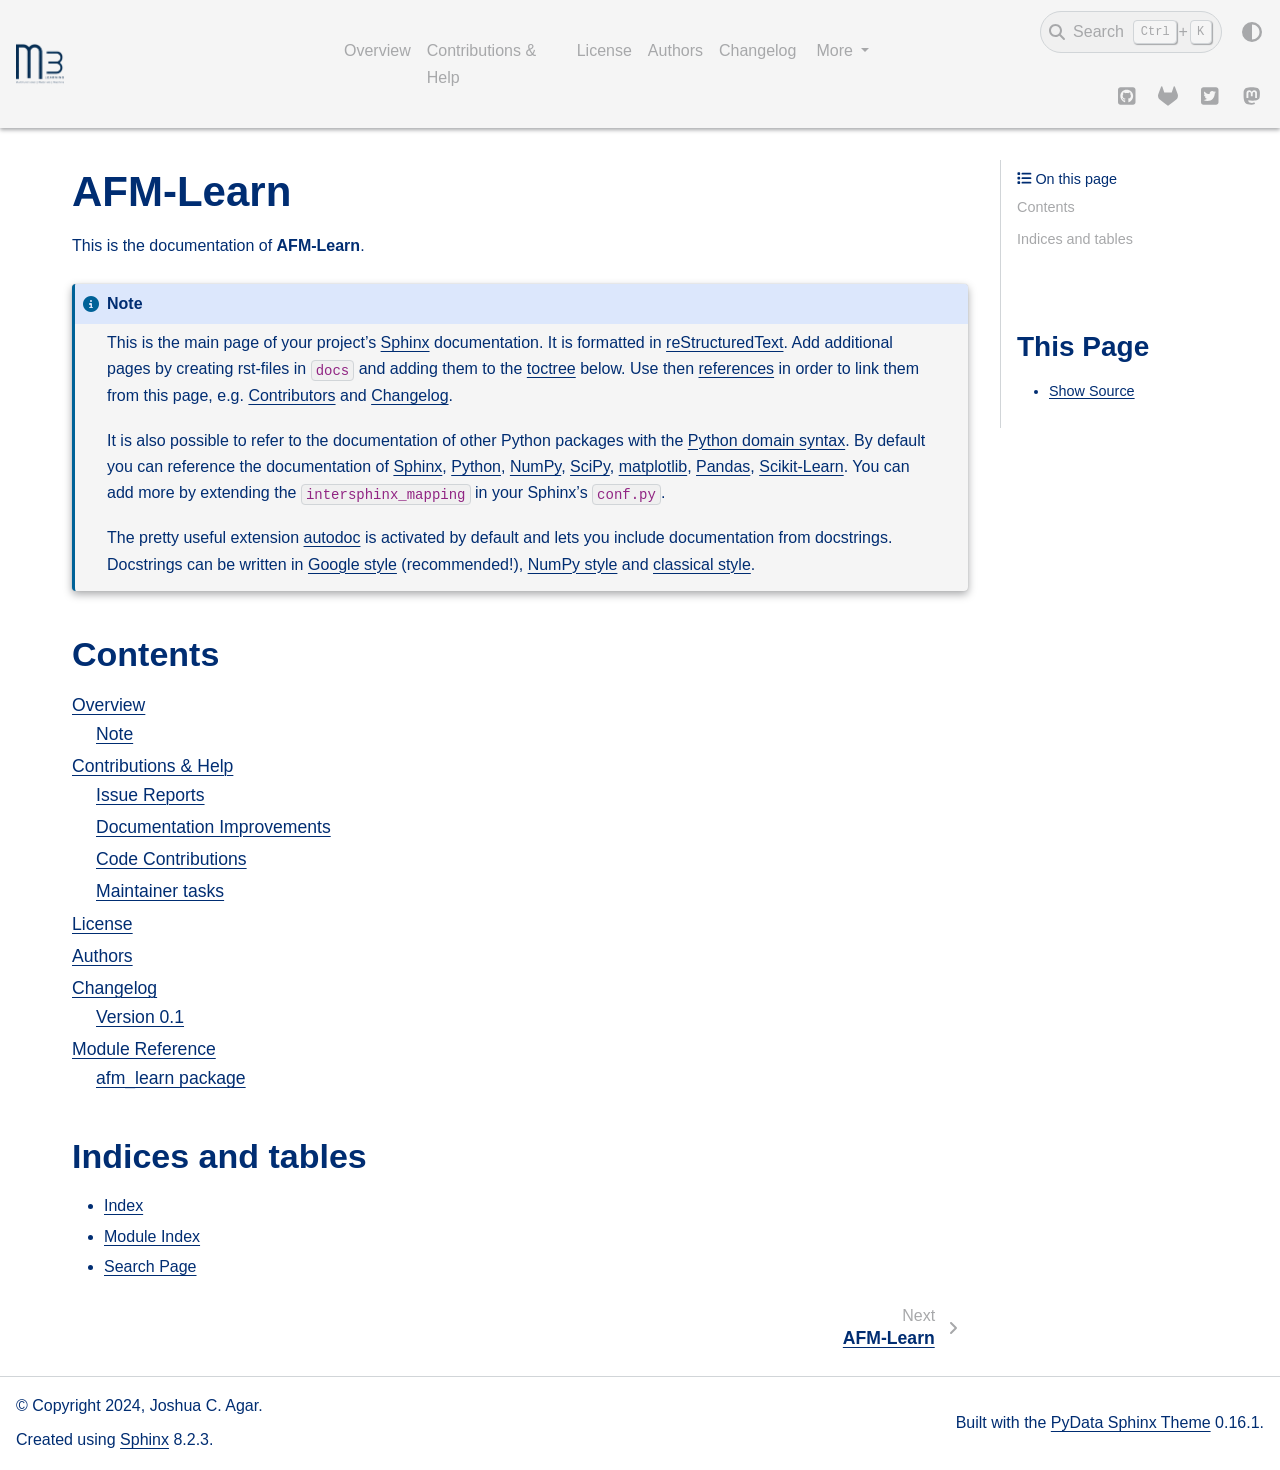
<file: index.html>
<!DOCTYPE html>


<html lang="en" data-content_root="./" >

  <head>
    <meta charset="utf-8" />
    <meta name="viewport" content="width=device-width, initial-scale=1.0" /><meta name="viewport" content="width=device-width, initial-scale=1" />

    <title>AFM-Learn &#8212; AFM-Learn 0.0.po documentation</title>
  
  
  
  <script data-cfasync="false">
    document.documentElement.dataset.mode = localStorage.getItem("mode") || "";
    document.documentElement.dataset.theme = localStorage.getItem("theme") || "";
  </script>
  <!--
    this give us a css class that will be invisible only if js is disabled
  -->
  <noscript>
    <style>
      .pst-js-only { display: none !important; }

    </style>
  </noscript>
  
  <!-- Loaded before other Sphinx assets -->
  <link href="_static/styles/theme.css?digest=8878045cc6db502f8baf" rel="stylesheet" />
<link href="_static/styles/pydata-sphinx-theme.css?digest=8878045cc6db502f8baf" rel="stylesheet" />

    <link rel="stylesheet" type="text/css" href="_static/pygments.css?v=03e43079" />
    <link rel="stylesheet" type="text/css" href="_static/custom.css?v=19c47fc1" />
  
  <!-- So that users can add custom icons -->
  <script src="_static/scripts/fontawesome.js?digest=8878045cc6db502f8baf"></script>
  <!-- Pre-loaded scripts that we'll load fully later -->
  <link rel="preload" as="script" href="_static/scripts/bootstrap.js?digest=8878045cc6db502f8baf" />
<link rel="preload" as="script" href="_static/scripts/pydata-sphinx-theme.js?digest=8878045cc6db502f8baf" />

    <script src="_static/documentation_options.js?v=fbe5091d"></script>
    <script src="_static/doctools.js?v=9bcbadda"></script>
    <script src="_static/sphinx_highlight.js?v=dc90522c"></script>
    <script>DOCUMENTATION_OPTIONS.pagename = 'index';</script>
    <link rel="index" title="Index" href="genindex.html" />
    <link rel="search" title="Search" href="search.html" />
    <link rel="next" title="AFM-Learn" href="readme.html" />
  <meta name="viewport" content="width=device-width, initial-scale=1"/>
  <meta name="docsearch:language" content="en"/>
  <meta name="docsearch:version" content="0.0.post1.dev1+g2d2c6f6" />
    <meta name="docbuild:last-update" content="May 29, 2025"/>
  </head>
  
  
  <body data-bs-spy="scroll" data-bs-target=".bd-toc-nav" data-offset="180" data-bs-root-margin="0px 0px -60%" data-default-mode="">

  
  
  <div id="pst-skip-link" class="skip-link d-print-none"><a href="#main-content">Skip to main content</a></div>
  
  <div id="pst-scroll-pixel-helper"></div>
  
  <button type="button" class="btn rounded-pill" id="pst-back-to-top">
    <i class="fa-solid fa-arrow-up"></i>Back to top</button>

  
  <dialog id="pst-search-dialog">
    
<form class="bd-search d-flex align-items-center"
      action="search.html"
      method="get">
  <i class="fa-solid fa-magnifying-glass"></i>
  <input type="search"
         class="form-control"
         name="q"
         placeholder="Search the docs ..."
         aria-label="Search the docs ..."
         autocomplete="off"
         autocorrect="off"
         autocapitalize="off"
         spellcheck="false"/>
  <span class="search-button__kbd-shortcut"><kbd class="kbd-shortcut__modifier">Ctrl</kbd>+<kbd>K</kbd></span>
</form>
  </dialog>

  <div class="pst-async-banner-revealer d-none">
  <aside id="bd-header-version-warning" class="d-none d-print-none" aria-label="Version warning"></aside>
</div>

  
    <header class="bd-header navbar navbar-expand-lg bd-navbar d-print-none">
<div class="bd-header__inner bd-page-width">
  <button class="pst-navbar-icon sidebar-toggle primary-toggle" aria-label="Site navigation">
    <span class="fa-solid fa-bars"></span>
  </button>
  
  
  <div class="col-lg-3 navbar-header-items__start">
    
      <div class="navbar-item">

  
    
  

<a class="navbar-brand logo" href="#">
  
  
  
  
  
    
    
      
    
    
    <img src="_static/Drexel_blue_Logo_square_Light.png" class="logo__image only-light" alt="AFM-Learn 0.0.po documentation - Home"/>
    <img src="_static/Drexel_blue_Logo_square_Dark.png" class="logo__image only-dark pst-js-only" alt="AFM-Learn 0.0.po documentation - Home"/>
  
  
</a></div>
    
  </div>
  
  <div class="col-lg-9 navbar-header-items">
    
    <div class="me-auto navbar-header-items__center">
      
        <div class="navbar-item">
<nav>
  <ul class="bd-navbar-elements navbar-nav">
    
<li class="nav-item ">
  <a class="nav-link nav-internal" href="readme.html">
    Overview
  </a>
</li>


<li class="nav-item ">
  <a class="nav-link nav-internal" href="contributing.html">
    Contributions & Help
  </a>
</li>


<li class="nav-item ">
  <a class="nav-link nav-internal" href="license.html">
    License
  </a>
</li>


<li class="nav-item ">
  <a class="nav-link nav-internal" href="authors.html">
    Authors
  </a>
</li>


<li class="nav-item ">
  <a class="nav-link nav-internal" href="changelog.html">
    Changelog
  </a>
</li>

            <li class="nav-item dropdown">
                <button class="btn dropdown-toggle nav-item" type="button"
                data-bs-toggle="dropdown" aria-expanded="false"
                aria-controls="pst-nav-more-links">
                    More
                </button>
                <ul id="pst-nav-more-links" class="dropdown-menu">
                    
<li class=" ">
  <a class="nav-link dropdown-item nav-internal" href="api/modules.html">
    Module Reference
  </a>
</li>

                </ul>
            </li>
            
  </ul>
</nav></div>
      
    </div>
    
    
    <div class="navbar-header-items__end">
      
        <div class="navbar-item navbar-persistent--container">
          

<button class="btn search-button-field search-button__button pst-js-only" title="Search" aria-label="Search" data-bs-placement="bottom" data-bs-toggle="tooltip">
 <i class="fa-solid fa-magnifying-glass"></i>
 <span class="search-button__default-text">Search</span>
 <span class="search-button__kbd-shortcut"><kbd class="kbd-shortcut__modifier">Ctrl</kbd>+<kbd class="kbd-shortcut__modifier">K</kbd></span>
</button>
        </div>
      
      
        <div class="navbar-item">

<button class="btn btn-sm nav-link pst-navbar-icon theme-switch-button pst-js-only" aria-label="Color mode" data-bs-title="Color mode"  data-bs-placement="bottom" data-bs-toggle="tooltip">
  <i class="theme-switch fa-solid fa-sun                fa-lg" data-mode="light" title="Light"></i>
  <i class="theme-switch fa-solid fa-moon               fa-lg" data-mode="dark"  title="Dark"></i>
  <i class="theme-switch fa-solid fa-circle-half-stroke fa-lg" data-mode="auto"  title="System Settings"></i>
</button></div>
      
        <div class="navbar-item"><ul class="navbar-icon-links"
    aria-label="Icon Links">
        <li class="nav-item">
          
          
          
          
          
          
          
          
          <a href="https://github.com/m3-learning/AFM-Learn.git" title="GitHub" class="nav-link pst-navbar-icon" rel="noopener" target="_blank" data-bs-toggle="tooltip" data-bs-placement="bottom"><i class="fab fa-github-square fa-lg" aria-hidden="true"></i>
            <span class="sr-only">GitHub</span></a>
        </li>
        <li class="nav-item">
          
          
          
          
          
          
          
          
          <a href="https://gitlab.com/<your-org>/<your-repo>" title="GitLab" class="nav-link pst-navbar-icon" rel="noopener" target="_blank" data-bs-toggle="tooltip" data-bs-placement="bottom"><i class="fab fa-gitlab fa-lg" aria-hidden="true"></i>
            <span class="sr-only">GitLab</span></a>
        </li>
        <li class="nav-item">
          
          
          
          
          
          
          
          
          <a href="https://twitter.com/<your-handle>" title="Twitter" class="nav-link pst-navbar-icon" rel="noopener" target="_blank" data-bs-toggle="tooltip" data-bs-placement="bottom"><i class="fab fa-twitter-square fa-lg" aria-hidden="true"></i>
            <span class="sr-only">Twitter</span></a>
        </li>
        <li class="nav-item">
          
          
          
          
          
          
          
          
          <a href="https://<your-host>@<your-handle>" title="Mastodon" class="nav-link pst-navbar-icon" rel="noopener" target="_blank" data-bs-toggle="tooltip" data-bs-placement="bottom"><i class="fab fa-mastodon fa-lg" aria-hidden="true"></i>
            <span class="sr-only">Mastodon</span></a>
        </li>
</ul></div>
      
    </div>
    
  </div>
  
  
    <div class="navbar-persistent--mobile">

<button class="btn search-button-field search-button__button pst-js-only" title="Search" aria-label="Search" data-bs-placement="bottom" data-bs-toggle="tooltip">
 <i class="fa-solid fa-magnifying-glass"></i>
 <span class="search-button__default-text">Search</span>
 <span class="search-button__kbd-shortcut"><kbd class="kbd-shortcut__modifier">Ctrl</kbd>+<kbd class="kbd-shortcut__modifier">K</kbd></span>
</button>
    </div>
  

  
    <button class="pst-navbar-icon sidebar-toggle secondary-toggle" aria-label="On this page">
      <span class="fa-solid fa-outdent"></span>
    </button>
  
</div>

    </header>
  

  <div class="bd-container">
    <div class="bd-container__inner bd-page-width">
      
      
      
        
      
      <dialog id="pst-primary-sidebar-modal"></dialog>
      <div id="pst-primary-sidebar" class="bd-sidebar-primary bd-sidebar hide-on-wide">
        

  
  <div class="sidebar-header-items sidebar-primary__section">
    
    
      <div class="sidebar-header-items__center">
        
          
          
            <div class="navbar-item">
<nav>
  <ul class="bd-navbar-elements navbar-nav">
    
<li class="nav-item ">
  <a class="nav-link nav-internal" href="readme.html">
    Overview
  </a>
</li>


<li class="nav-item ">
  <a class="nav-link nav-internal" href="contributing.html">
    Contributions & Help
  </a>
</li>


<li class="nav-item ">
  <a class="nav-link nav-internal" href="license.html">
    License
  </a>
</li>


<li class="nav-item ">
  <a class="nav-link nav-internal" href="authors.html">
    Authors
  </a>
</li>


<li class="nav-item ">
  <a class="nav-link nav-internal" href="changelog.html">
    Changelog
  </a>
</li>


<li class="nav-item ">
  <a class="nav-link nav-internal" href="api/modules.html">
    Module Reference
  </a>
</li>

  </ul>
</nav></div>
          
        
      </div>
    
    
    
      <div class="sidebar-header-items__end">
        
          <div class="navbar-item">

<button class="btn btn-sm nav-link pst-navbar-icon theme-switch-button pst-js-only" aria-label="Color mode" data-bs-title="Color mode"  data-bs-placement="bottom" data-bs-toggle="tooltip">
  <i class="theme-switch fa-solid fa-sun                fa-lg" data-mode="light" title="Light"></i>
  <i class="theme-switch fa-solid fa-moon               fa-lg" data-mode="dark"  title="Dark"></i>
  <i class="theme-switch fa-solid fa-circle-half-stroke fa-lg" data-mode="auto"  title="System Settings"></i>
</button></div>
        
          <div class="navbar-item"><ul class="navbar-icon-links"
    aria-label="Icon Links">
        <li class="nav-item">
          
          
          
          
          
          
          
          
          <a href="https://github.com/m3-learning/AFM-Learn.git" title="GitHub" class="nav-link pst-navbar-icon" rel="noopener" target="_blank" data-bs-toggle="tooltip" data-bs-placement="bottom"><i class="fab fa-github-square fa-lg" aria-hidden="true"></i>
            <span class="sr-only">GitHub</span></a>
        </li>
        <li class="nav-item">
          
          
          
          
          
          
          
          
          <a href="https://gitlab.com/<your-org>/<your-repo>" title="GitLab" class="nav-link pst-navbar-icon" rel="noopener" target="_blank" data-bs-toggle="tooltip" data-bs-placement="bottom"><i class="fab fa-gitlab fa-lg" aria-hidden="true"></i>
            <span class="sr-only">GitLab</span></a>
        </li>
        <li class="nav-item">
          
          
          
          
          
          
          
          
          <a href="https://twitter.com/<your-handle>" title="Twitter" class="nav-link pst-navbar-icon" rel="noopener" target="_blank" data-bs-toggle="tooltip" data-bs-placement="bottom"><i class="fab fa-twitter-square fa-lg" aria-hidden="true"></i>
            <span class="sr-only">Twitter</span></a>
        </li>
        <li class="nav-item">
          
          
          
          
          
          
          
          
          <a href="https://<your-host>@<your-handle>" title="Mastodon" class="nav-link pst-navbar-icon" rel="noopener" target="_blank" data-bs-toggle="tooltip" data-bs-placement="bottom"><i class="fab fa-mastodon fa-lg" aria-hidden="true"></i>
            <span class="sr-only">Mastodon</span></a>
        </li>
</ul></div>
        
      </div>
    
  </div>
  
  
  <div class="sidebar-primary-items__end sidebar-primary__section">
      <div class="sidebar-primary-item">
<div id="ethical-ad-placement"
      class="flat"
      data-ea-publisher="readthedocs"
      data-ea-type="readthedocs-sidebar"
      data-ea-manual="true">
</div></div>
  </div>


      </div>
      
      <main id="main-content" class="bd-main" role="main">
        
        
          <div class="bd-content">
            <div class="bd-article-container">
              
              <div class="bd-header-article d-print-none"></div>
              
              
              
                
<div id="searchbox"></div>
                <article class="bd-article">
                  
  <section id="afm-learn">
<h1>AFM-Learn<a class="headerlink" href="#afm-learn" title="Link to this heading">#</a></h1>
<p>This is the documentation of <strong>AFM-Learn</strong>.</p>
<div class="admonition note">
<p class="admonition-title">Note</p>
<p>This is the main page of your project’s <a class="reference external" href="https://www.sphinx-doc.org/">Sphinx</a> documentation.
It is formatted in <a class="reference external" href="https://www.sphinx-doc.org/en/master/usage/restructuredtext/basics.html">reStructuredText</a>. Add additional pages
by creating rst-files in <code class="docutils literal notranslate"><span class="pre">docs</span></code> and adding them to the <a class="reference external" href="https://www.sphinx-doc.org/en/master/usage/restructuredtext/directives.html">toctree</a> below.
Use then <a class="reference external" href="https://www.sphinx-doc.org/en/stable/markup/inline.html">references</a> in order to link them from this page, e.g.
<a class="reference internal" href="authors.html#authors"><span class="std std-ref">Contributors</span></a> and <a class="reference internal" href="changelog.html#changes"><span class="std std-ref">Changelog</span></a>.</p>
<p>It is also possible to refer to the documentation of other Python packages
with the <a class="reference external" href="https://www.sphinx-doc.org/en/master/usage/restructuredtext/domains.html#the-python-domain">Python domain syntax</a>. By default you can reference the
documentation of <a class="reference external" href="https://www.sphinx-doc.org/">Sphinx</a>, <a class="reference external" href="https://docs.python.org/">Python</a>, <a class="reference external" href="https://numpy.org/doc/stable">NumPy</a>, <a class="reference external" href="https://docs.scipy.org/doc/scipy/reference/">SciPy</a>, <a class="reference external" href="https://matplotlib.org/contents.html#">matplotlib</a>,
<a class="reference external" href="https://pandas.pydata.org/pandas-docs/stable">Pandas</a>, <a class="reference external" href="https://scikit-learn.org/stable">Scikit-Learn</a>. You can add more by extending the
<code class="docutils literal notranslate"><span class="pre">intersphinx_mapping</span></code> in your Sphinx’s <code class="docutils literal notranslate"><span class="pre">conf.py</span></code>.</p>
<p>The pretty useful extension <a class="reference external" href="https://www.sphinx-doc.org/en/master/ext/autodoc.html">autodoc</a> is activated by default and lets
you include documentation from docstrings. Docstrings can be written in
<a class="reference external" href="https://google.github.io/styleguide/pyguide.html#38-comments-and-docstrings">Google style</a> (recommended!), <a class="reference external" href="https://numpydoc.readthedocs.io/en/latest/format.html">NumPy style</a> and <a class="reference external" href="https://www.sphinx-doc.org/en/master/domains.html#info-field-lists">classical style</a>.</p>
</div>
<section id="contents">
<h2>Contents<a class="headerlink" href="#contents" title="Link to this heading">#</a></h2>
<div class="toctree-wrapper compound">
<ul>
<li class="toctree-l1"><a class="reference internal" href="readme.html">Overview</a><ul>
<li class="toctree-l2"><a class="reference internal" href="readme.html#note">Note</a></li>
</ul>
</li>
<li class="toctree-l1"><a class="reference internal" href="contributing.html">Contributions &amp; Help</a><ul>
<li class="toctree-l2"><a class="reference internal" href="contributing.html#issue-reports">Issue Reports</a></li>
<li class="toctree-l2"><a class="reference internal" href="contributing.html#documentation-improvements">Documentation Improvements</a></li>
<li class="toctree-l2"><a class="reference internal" href="contributing.html#code-contributions">Code Contributions</a></li>
<li class="toctree-l2"><a class="reference internal" href="contributing.html#maintainer-tasks">Maintainer tasks</a></li>
</ul>
</li>
<li class="toctree-l1"><a class="reference internal" href="license.html">License</a></li>
<li class="toctree-l1"><a class="reference internal" href="authors.html">Authors</a></li>
<li class="toctree-l1"><a class="reference internal" href="changelog.html">Changelog</a><ul>
<li class="toctree-l2"><a class="reference internal" href="changelog.html#version-0-1">Version 0.1</a></li>
</ul>
</li>
<li class="toctree-l1"><a class="reference internal" href="api/modules.html">Module Reference</a><ul>
<li class="toctree-l2"><a class="reference internal" href="api/afm_learn.html">afm_learn package</a></li>
</ul>
</li>
</ul>
</div>
</section>
<section id="indices-and-tables">
<h2>Indices and tables<a class="headerlink" href="#indices-and-tables" title="Link to this heading">#</a></h2>
<ul class="simple">
<li><p><a class="reference internal" href="genindex.html"><span class="std std-ref">Index</span></a></p></li>
<li><p><a class="reference internal" href="py-modindex.html"><span class="std std-ref">Module Index</span></a></p></li>
<li><p><a class="reference internal" href="search.html"><span class="std std-ref">Search Page</span></a></p></li>
</ul>
</section>
</section>


                </article>
              
              
              
              
              
                <footer class="prev-next-footer d-print-none">
                  
<div class="prev-next-area">
    <a class="right-next"
       href="readme.html"
       title="next page">
      <div class="prev-next-info">
        <p class="prev-next-subtitle">next</p>
        <p class="prev-next-title">AFM-Learn</p>
      </div>
      <i class="fa-solid fa-angle-right"></i>
    </a>
</div>
                </footer>
              
            </div>
            
            
              
                <dialog id="pst-secondary-sidebar-modal"></dialog>
                <div id="pst-secondary-sidebar" class="bd-sidebar-secondary bd-toc"><div class="sidebar-secondary-items sidebar-secondary__inner">


  <div class="sidebar-secondary-item">
<div
    id="pst-page-navigation-heading-2"
    class="page-toc tocsection onthispage">
    <i class="fa-solid fa-list"></i> On this page
  </div>
  <nav class="bd-toc-nav page-toc" aria-labelledby="pst-page-navigation-heading-2">
    <ul class="visible nav section-nav flex-column">
<li class="toc-h2 nav-item toc-entry"><a class="reference internal nav-link" href="#contents">Contents</a></li>
<li class="toc-h2 nav-item toc-entry"><a class="reference internal nav-link" href="#indices-and-tables">Indices and tables</a></li>
</ul>
  </nav></div>

  <div class="sidebar-secondary-item">
  <div role="note" aria-label="source link">
    <h3>This Page</h3>
    <ul class="this-page-menu">
      <li><a href="_sources/index.rst.txt"
            rel="nofollow">Show Source</a></li>
    </ul>
   </div></div>

</div></div>
              
            
          </div>
          <footer class="bd-footer-content">
            
          </footer>
        
      </main>
    </div>
  </div>
  
  <!-- Scripts loaded after <body> so the DOM is not blocked -->
  <script defer src="_static/scripts/bootstrap.js?digest=8878045cc6db502f8baf"></script>
<script defer src="_static/scripts/pydata-sphinx-theme.js?digest=8878045cc6db502f8baf"></script>

  <footer class="bd-footer">
<div class="bd-footer__inner bd-page-width">
  
    <div class="footer-items__start">
      
        <div class="footer-item">

  <p class="copyright">
    
      © Copyright 2024, Joshua C. Agar.
      <br/>
    
  </p>
</div>
      
        <div class="footer-item">

  <p class="sphinx-version">
    Created using <a href="https://www.sphinx-doc.org/">Sphinx</a> 8.2.3.
    <br/>
  </p>
</div>
      
    </div>
  
  
  
    <div class="footer-items__end">
      
        <div class="footer-item">
<p class="theme-version">
  <!-- # L10n: Setting the PST URL as an argument as this does not need to be localized -->
  Built with the <a href="https://pydata-sphinx-theme.readthedocs.io/en/stable/index.html">PyData Sphinx Theme</a> 0.16.1.
</p></div>
      
    </div>
  
</div>

  </footer>
  </body>
</html>
</file>
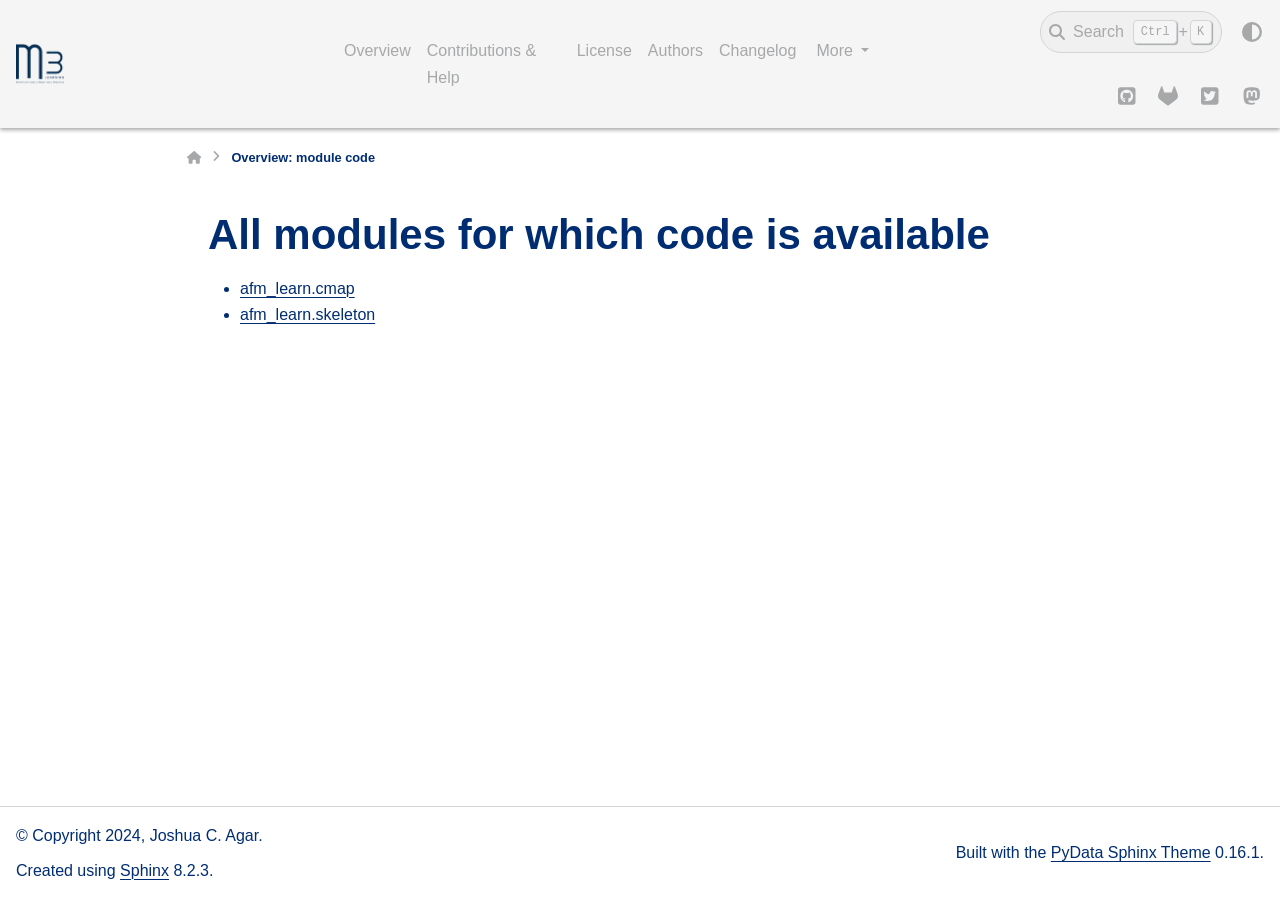
<file: _modules/index.html>
<!DOCTYPE html>


<html lang="en" data-content_root="../" >

  <head>
    <meta charset="utf-8" />
    <meta name="viewport" content="width=device-width, initial-scale=1.0" />
    <title>Overview: module code &#8212; AFM-Learn 0.0.po documentation</title>
  
  
  
  <script data-cfasync="false">
    document.documentElement.dataset.mode = localStorage.getItem("mode") || "";
    document.documentElement.dataset.theme = localStorage.getItem("theme") || "";
  </script>
  <!--
    this give us a css class that will be invisible only if js is disabled
  -->
  <noscript>
    <style>
      .pst-js-only { display: none !important; }

    </style>
  </noscript>
  
  <!-- Loaded before other Sphinx assets -->
  <link href="../_static/styles/theme.css?digest=8878045cc6db502f8baf" rel="stylesheet" />
<link href="../_static/styles/pydata-sphinx-theme.css?digest=8878045cc6db502f8baf" rel="stylesheet" />

    <link rel="stylesheet" type="text/css" href="../_static/pygments.css?v=03e43079" />
    <link rel="stylesheet" type="text/css" href="../_static/custom.css?v=19c47fc1" />
  
  <!-- So that users can add custom icons -->
  <script src="../_static/scripts/fontawesome.js?digest=8878045cc6db502f8baf"></script>
  <!-- Pre-loaded scripts that we'll load fully later -->
  <link rel="preload" as="script" href="../_static/scripts/bootstrap.js?digest=8878045cc6db502f8baf" />
<link rel="preload" as="script" href="../_static/scripts/pydata-sphinx-theme.js?digest=8878045cc6db502f8baf" />

    <script src="../_static/documentation_options.js?v=fbe5091d"></script>
    <script src="../_static/doctools.js?v=9bcbadda"></script>
    <script src="../_static/sphinx_highlight.js?v=dc90522c"></script>
    <script>DOCUMENTATION_OPTIONS.pagename = '_modules/index';</script>
    <link rel="index" title="Index" href="../genindex.html" />
    <link rel="search" title="Search" href="../search.html" />
  <meta name="viewport" content="width=device-width, initial-scale=1"/>
  <meta name="docsearch:language" content="en"/>
  <meta name="docsearch:version" content="0.0.post1.dev1+g2d2c6f6" />
    <meta name="docbuild:last-update" content="May 29, 2025"/>
  </head>
  
  
  <body data-bs-spy="scroll" data-bs-target=".bd-toc-nav" data-offset="180" data-bs-root-margin="0px 0px -60%" data-default-mode="">

  
  
  <div id="pst-skip-link" class="skip-link d-print-none"><a href="#main-content">Skip to main content</a></div>
  
  <div id="pst-scroll-pixel-helper"></div>
  
  <button type="button" class="btn rounded-pill" id="pst-back-to-top">
    <i class="fa-solid fa-arrow-up"></i>Back to top</button>

  
  <dialog id="pst-search-dialog">
    
<form class="bd-search d-flex align-items-center"
      action="../search.html"
      method="get">
  <i class="fa-solid fa-magnifying-glass"></i>
  <input type="search"
         class="form-control"
         name="q"
         placeholder="Search the docs ..."
         aria-label="Search the docs ..."
         autocomplete="off"
         autocorrect="off"
         autocapitalize="off"
         spellcheck="false"/>
  <span class="search-button__kbd-shortcut"><kbd class="kbd-shortcut__modifier">Ctrl</kbd>+<kbd>K</kbd></span>
</form>
  </dialog>

  <div class="pst-async-banner-revealer d-none">
  <aside id="bd-header-version-warning" class="d-none d-print-none" aria-label="Version warning"></aside>
</div>

  
    <header class="bd-header navbar navbar-expand-lg bd-navbar d-print-none">
<div class="bd-header__inner bd-page-width">
  <button class="pst-navbar-icon sidebar-toggle primary-toggle" aria-label="Site navigation">
    <span class="fa-solid fa-bars"></span>
  </button>
  
  
  <div class="col-lg-3 navbar-header-items__start">
    
      <div class="navbar-item">

  
    
  

<a class="navbar-brand logo" href="../index.html">
  
  
  
  
  
    
    
      
    
    
    <img src="../_static/Drexel_blue_Logo_square_Light.png" class="logo__image only-light" alt="AFM-Learn 0.0.po documentation - Home"/>
    <img src="../_static/Drexel_blue_Logo_square_Dark.png" class="logo__image only-dark pst-js-only" alt="AFM-Learn 0.0.po documentation - Home"/>
  
  
</a></div>
    
  </div>
  
  <div class="col-lg-9 navbar-header-items">
    
    <div class="me-auto navbar-header-items__center">
      
        <div class="navbar-item">
<nav>
  <ul class="bd-navbar-elements navbar-nav">
    
<li class="nav-item ">
  <a class="nav-link nav-internal" href="../readme.html">
    Overview
  </a>
</li>


<li class="nav-item ">
  <a class="nav-link nav-internal" href="../contributing.html">
    Contributions & Help
  </a>
</li>


<li class="nav-item ">
  <a class="nav-link nav-internal" href="../license.html">
    License
  </a>
</li>


<li class="nav-item ">
  <a class="nav-link nav-internal" href="../authors.html">
    Authors
  </a>
</li>


<li class="nav-item ">
  <a class="nav-link nav-internal" href="../changelog.html">
    Changelog
  </a>
</li>

            <li class="nav-item dropdown">
                <button class="btn dropdown-toggle nav-item" type="button"
                data-bs-toggle="dropdown" aria-expanded="false"
                aria-controls="pst-nav-more-links">
                    More
                </button>
                <ul id="pst-nav-more-links" class="dropdown-menu">
                    
<li class=" ">
  <a class="nav-link dropdown-item nav-internal" href="../api/modules.html">
    Module Reference
  </a>
</li>

                </ul>
            </li>
            
  </ul>
</nav></div>
      
    </div>
    
    
    <div class="navbar-header-items__end">
      
        <div class="navbar-item navbar-persistent--container">
          

<button class="btn search-button-field search-button__button pst-js-only" title="Search" aria-label="Search" data-bs-placement="bottom" data-bs-toggle="tooltip">
 <i class="fa-solid fa-magnifying-glass"></i>
 <span class="search-button__default-text">Search</span>
 <span class="search-button__kbd-shortcut"><kbd class="kbd-shortcut__modifier">Ctrl</kbd>+<kbd class="kbd-shortcut__modifier">K</kbd></span>
</button>
        </div>
      
      
        <div class="navbar-item">

<button class="btn btn-sm nav-link pst-navbar-icon theme-switch-button pst-js-only" aria-label="Color mode" data-bs-title="Color mode"  data-bs-placement="bottom" data-bs-toggle="tooltip">
  <i class="theme-switch fa-solid fa-sun                fa-lg" data-mode="light" title="Light"></i>
  <i class="theme-switch fa-solid fa-moon               fa-lg" data-mode="dark"  title="Dark"></i>
  <i class="theme-switch fa-solid fa-circle-half-stroke fa-lg" data-mode="auto"  title="System Settings"></i>
</button></div>
      
        <div class="navbar-item"><ul class="navbar-icon-links"
    aria-label="Icon Links">
        <li class="nav-item">
          
          
          
          
          
          
          
          
          <a href="https://github.com/m3-learning/AFM-Learn.git" title="GitHub" class="nav-link pst-navbar-icon" rel="noopener" target="_blank" data-bs-toggle="tooltip" data-bs-placement="bottom"><i class="fab fa-github-square fa-lg" aria-hidden="true"></i>
            <span class="sr-only">GitHub</span></a>
        </li>
        <li class="nav-item">
          
          
          
          
          
          
          
          
          <a href="https://gitlab.com/<your-org>/<your-repo>" title="GitLab" class="nav-link pst-navbar-icon" rel="noopener" target="_blank" data-bs-toggle="tooltip" data-bs-placement="bottom"><i class="fab fa-gitlab fa-lg" aria-hidden="true"></i>
            <span class="sr-only">GitLab</span></a>
        </li>
        <li class="nav-item">
          
          
          
          
          
          
          
          
          <a href="https://twitter.com/<your-handle>" title="Twitter" class="nav-link pst-navbar-icon" rel="noopener" target="_blank" data-bs-toggle="tooltip" data-bs-placement="bottom"><i class="fab fa-twitter-square fa-lg" aria-hidden="true"></i>
            <span class="sr-only">Twitter</span></a>
        </li>
        <li class="nav-item">
          
          
          
          
          
          
          
          
          <a href="https://<your-host>@<your-handle>" title="Mastodon" class="nav-link pst-navbar-icon" rel="noopener" target="_blank" data-bs-toggle="tooltip" data-bs-placement="bottom"><i class="fab fa-mastodon fa-lg" aria-hidden="true"></i>
            <span class="sr-only">Mastodon</span></a>
        </li>
</ul></div>
      
    </div>
    
  </div>
  
  
    <div class="navbar-persistent--mobile">

<button class="btn search-button-field search-button__button pst-js-only" title="Search" aria-label="Search" data-bs-placement="bottom" data-bs-toggle="tooltip">
 <i class="fa-solid fa-magnifying-glass"></i>
 <span class="search-button__default-text">Search</span>
 <span class="search-button__kbd-shortcut"><kbd class="kbd-shortcut__modifier">Ctrl</kbd>+<kbd class="kbd-shortcut__modifier">K</kbd></span>
</button>
    </div>
  

  
</div>

    </header>
  

  <div class="bd-container">
    <div class="bd-container__inner bd-page-width">
      
      
      
        
      
      <dialog id="pst-primary-sidebar-modal"></dialog>
      <div id="pst-primary-sidebar" class="bd-sidebar-primary bd-sidebar hide-on-wide">
        

  
  <div class="sidebar-header-items sidebar-primary__section">
    
    
      <div class="sidebar-header-items__center">
        
          
          
            <div class="navbar-item">
<nav>
  <ul class="bd-navbar-elements navbar-nav">
    
<li class="nav-item ">
  <a class="nav-link nav-internal" href="../readme.html">
    Overview
  </a>
</li>


<li class="nav-item ">
  <a class="nav-link nav-internal" href="../contributing.html">
    Contributions & Help
  </a>
</li>


<li class="nav-item ">
  <a class="nav-link nav-internal" href="../license.html">
    License
  </a>
</li>


<li class="nav-item ">
  <a class="nav-link nav-internal" href="../authors.html">
    Authors
  </a>
</li>


<li class="nav-item ">
  <a class="nav-link nav-internal" href="../changelog.html">
    Changelog
  </a>
</li>


<li class="nav-item ">
  <a class="nav-link nav-internal" href="../api/modules.html">
    Module Reference
  </a>
</li>

  </ul>
</nav></div>
          
        
      </div>
    
    
    
      <div class="sidebar-header-items__end">
        
          <div class="navbar-item">

<button class="btn btn-sm nav-link pst-navbar-icon theme-switch-button pst-js-only" aria-label="Color mode" data-bs-title="Color mode"  data-bs-placement="bottom" data-bs-toggle="tooltip">
  <i class="theme-switch fa-solid fa-sun                fa-lg" data-mode="light" title="Light"></i>
  <i class="theme-switch fa-solid fa-moon               fa-lg" data-mode="dark"  title="Dark"></i>
  <i class="theme-switch fa-solid fa-circle-half-stroke fa-lg" data-mode="auto"  title="System Settings"></i>
</button></div>
        
          <div class="navbar-item"><ul class="navbar-icon-links"
    aria-label="Icon Links">
        <li class="nav-item">
          
          
          
          
          
          
          
          
          <a href="https://github.com/m3-learning/AFM-Learn.git" title="GitHub" class="nav-link pst-navbar-icon" rel="noopener" target="_blank" data-bs-toggle="tooltip" data-bs-placement="bottom"><i class="fab fa-github-square fa-lg" aria-hidden="true"></i>
            <span class="sr-only">GitHub</span></a>
        </li>
        <li class="nav-item">
          
          
          
          
          
          
          
          
          <a href="https://gitlab.com/<your-org>/<your-repo>" title="GitLab" class="nav-link pst-navbar-icon" rel="noopener" target="_blank" data-bs-toggle="tooltip" data-bs-placement="bottom"><i class="fab fa-gitlab fa-lg" aria-hidden="true"></i>
            <span class="sr-only">GitLab</span></a>
        </li>
        <li class="nav-item">
          
          
          
          
          
          
          
          
          <a href="https://twitter.com/<your-handle>" title="Twitter" class="nav-link pst-navbar-icon" rel="noopener" target="_blank" data-bs-toggle="tooltip" data-bs-placement="bottom"><i class="fab fa-twitter-square fa-lg" aria-hidden="true"></i>
            <span class="sr-only">Twitter</span></a>
        </li>
        <li class="nav-item">
          
          
          
          
          
          
          
          
          <a href="https://<your-host>@<your-handle>" title="Mastodon" class="nav-link pst-navbar-icon" rel="noopener" target="_blank" data-bs-toggle="tooltip" data-bs-placement="bottom"><i class="fab fa-mastodon fa-lg" aria-hidden="true"></i>
            <span class="sr-only">Mastodon</span></a>
        </li>
</ul></div>
        
      </div>
    
  </div>
  
  
  <div class="sidebar-primary-items__end sidebar-primary__section">
      <div class="sidebar-primary-item">
<div id="ethical-ad-placement"
      class="flat"
      data-ea-publisher="readthedocs"
      data-ea-type="readthedocs-sidebar"
      data-ea-manual="true">
</div></div>
  </div>


      </div>
      
      <main id="main-content" class="bd-main" role="main">
        
        
          <div class="bd-content">
            <div class="bd-article-container">
              
              <div class="bd-header-article d-print-none">
<div class="header-article-items header-article__inner">
  
    <div class="header-article-items__start">
      
        <div class="header-article-item">

<nav aria-label="Breadcrumb" class="d-print-none">
  <ul class="bd-breadcrumbs">
    
    <li class="breadcrumb-item breadcrumb-home">
      <a href="../index.html" class="nav-link" aria-label="Home">
        <i class="fa-solid fa-home"></i>
      </a>
    </li>
    <li class="breadcrumb-item active" aria-current="page"><span class="ellipsis">Overview: module code</span></li>
  </ul>
</nav>
</div>
      
    </div>
  
  
</div>
</div>
              
              
              
                
<div id="searchbox"></div>
                <article class="bd-article">
                  
  <h1>All modules for which code is available</h1>
<ul><li><a href="afm_learn/cmap.html">afm_learn.cmap</a></li>
<li><a href="afm_learn/skeleton.html">afm_learn.skeleton</a></li>
</ul>

                </article>
              
              
              
              
              
                <footer class="prev-next-footer d-print-none">
                  
<div class="prev-next-area">
</div>
                </footer>
              
            </div>
            
            
              
            
          </div>
          <footer class="bd-footer-content">
            
          </footer>
        
      </main>
    </div>
  </div>
  
  <!-- Scripts loaded after <body> so the DOM is not blocked -->
  <script defer src="../_static/scripts/bootstrap.js?digest=8878045cc6db502f8baf"></script>
<script defer src="../_static/scripts/pydata-sphinx-theme.js?digest=8878045cc6db502f8baf"></script>

  <footer class="bd-footer">
<div class="bd-footer__inner bd-page-width">
  
    <div class="footer-items__start">
      
        <div class="footer-item">

  <p class="copyright">
    
      © Copyright 2024, Joshua C. Agar.
      <br/>
    
  </p>
</div>
      
        <div class="footer-item">

  <p class="sphinx-version">
    Created using <a href="https://www.sphinx-doc.org/">Sphinx</a> 8.2.3.
    <br/>
  </p>
</div>
      
    </div>
  
  
  
    <div class="footer-items__end">
      
        <div class="footer-item">
<p class="theme-version">
  <!-- # L10n: Setting the PST URL as an argument as this does not need to be localized -->
  Built with the <a href="https://pydata-sphinx-theme.readthedocs.io/en/stable/index.html">PyData Sphinx Theme</a> 0.16.1.
</p></div>
      
    </div>
  
</div>

  </footer>
  </body>
</html>
</file>
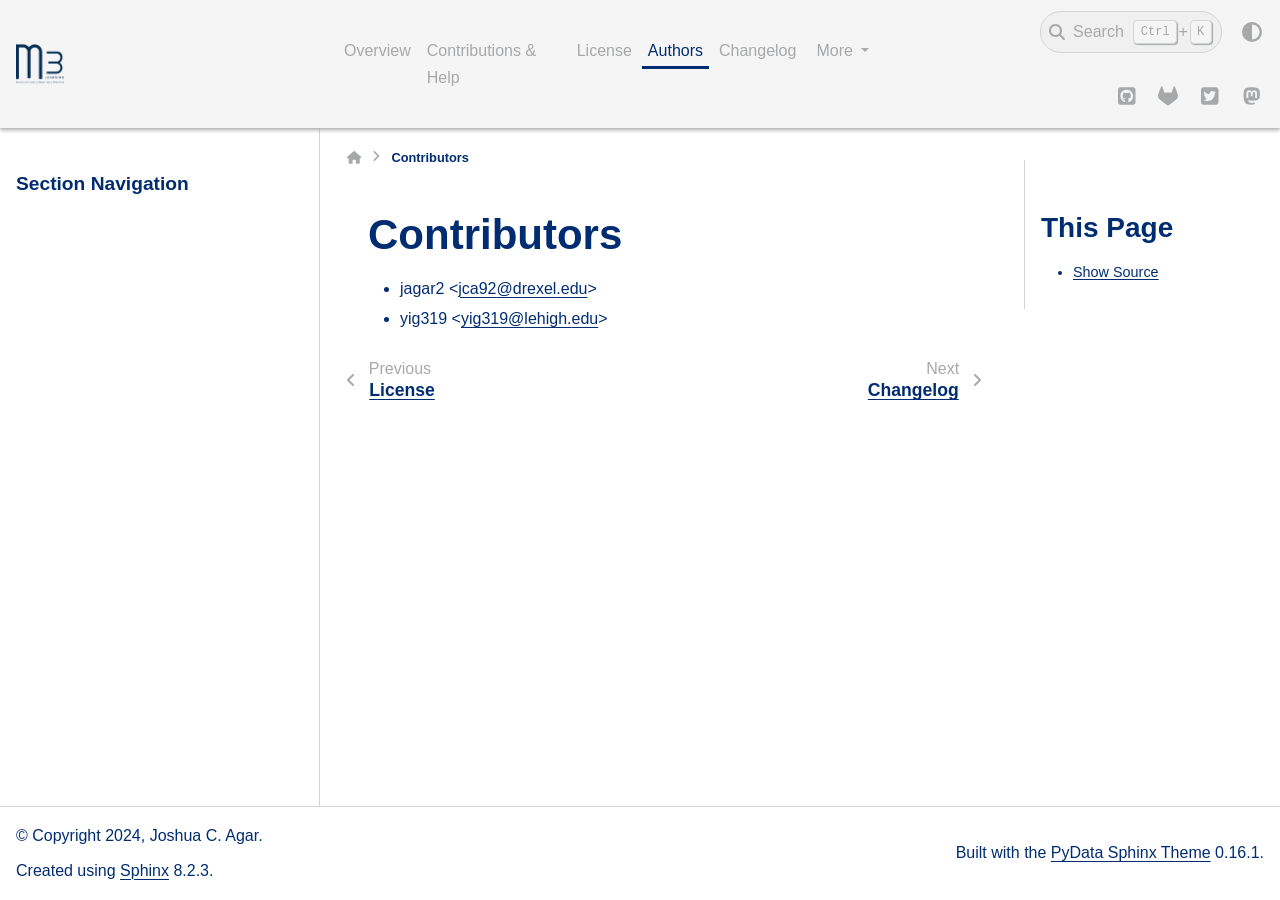
<file: authors.html>
<!DOCTYPE html>


<html lang="en" data-content_root="./" >

  <head>
    <meta charset="utf-8" />
    <meta name="viewport" content="width=device-width, initial-scale=1.0" /><meta name="viewport" content="width=device-width, initial-scale=1" />

    <title>Contributors &#8212; AFM-Learn 0.0.po documentation</title>
  
  
  
  <script data-cfasync="false">
    document.documentElement.dataset.mode = localStorage.getItem("mode") || "";
    document.documentElement.dataset.theme = localStorage.getItem("theme") || "";
  </script>
  <!--
    this give us a css class that will be invisible only if js is disabled
  -->
  <noscript>
    <style>
      .pst-js-only { display: none !important; }

    </style>
  </noscript>
  
  <!-- Loaded before other Sphinx assets -->
  <link href="_static/styles/theme.css?digest=8878045cc6db502f8baf" rel="stylesheet" />
<link href="_static/styles/pydata-sphinx-theme.css?digest=8878045cc6db502f8baf" rel="stylesheet" />

    <link rel="stylesheet" type="text/css" href="_static/pygments.css?v=03e43079" />
    <link rel="stylesheet" type="text/css" href="_static/custom.css?v=19c47fc1" />
  
  <!-- So that users can add custom icons -->
  <script src="_static/scripts/fontawesome.js?digest=8878045cc6db502f8baf"></script>
  <!-- Pre-loaded scripts that we'll load fully later -->
  <link rel="preload" as="script" href="_static/scripts/bootstrap.js?digest=8878045cc6db502f8baf" />
<link rel="preload" as="script" href="_static/scripts/pydata-sphinx-theme.js?digest=8878045cc6db502f8baf" />

    <script src="_static/documentation_options.js?v=fbe5091d"></script>
    <script src="_static/doctools.js?v=9bcbadda"></script>
    <script src="_static/sphinx_highlight.js?v=dc90522c"></script>
    <script>DOCUMENTATION_OPTIONS.pagename = 'authors';</script>
    <link rel="index" title="Index" href="genindex.html" />
    <link rel="search" title="Search" href="search.html" />
    <link rel="next" title="Changelog" href="changelog.html" />
    <link rel="prev" title="License" href="license.html" />
  <meta name="viewport" content="width=device-width, initial-scale=1"/>
  <meta name="docsearch:language" content="en"/>
  <meta name="docsearch:version" content="0.0.post1.dev1+g2d2c6f6" />
    <meta name="docbuild:last-update" content="May 29, 2025"/>
  </head>
  
  
  <body data-bs-spy="scroll" data-bs-target=".bd-toc-nav" data-offset="180" data-bs-root-margin="0px 0px -60%" data-default-mode="">

  
  
  <div id="pst-skip-link" class="skip-link d-print-none"><a href="#main-content">Skip to main content</a></div>
  
  <div id="pst-scroll-pixel-helper"></div>
  
  <button type="button" class="btn rounded-pill" id="pst-back-to-top">
    <i class="fa-solid fa-arrow-up"></i>Back to top</button>

  
  <dialog id="pst-search-dialog">
    
<form class="bd-search d-flex align-items-center"
      action="search.html"
      method="get">
  <i class="fa-solid fa-magnifying-glass"></i>
  <input type="search"
         class="form-control"
         name="q"
         placeholder="Search the docs ..."
         aria-label="Search the docs ..."
         autocomplete="off"
         autocorrect="off"
         autocapitalize="off"
         spellcheck="false"/>
  <span class="search-button__kbd-shortcut"><kbd class="kbd-shortcut__modifier">Ctrl</kbd>+<kbd>K</kbd></span>
</form>
  </dialog>

  <div class="pst-async-banner-revealer d-none">
  <aside id="bd-header-version-warning" class="d-none d-print-none" aria-label="Version warning"></aside>
</div>

  
    <header class="bd-header navbar navbar-expand-lg bd-navbar d-print-none">
<div class="bd-header__inner bd-page-width">
  <button class="pst-navbar-icon sidebar-toggle primary-toggle" aria-label="Site navigation">
    <span class="fa-solid fa-bars"></span>
  </button>
  
  
  <div class="col-lg-3 navbar-header-items__start">
    
      <div class="navbar-item">

  
    
  

<a class="navbar-brand logo" href="index.html">
  
  
  
  
  
    
    
      
    
    
    <img src="_static/Drexel_blue_Logo_square_Light.png" class="logo__image only-light" alt="AFM-Learn 0.0.po documentation - Home"/>
    <img src="_static/Drexel_blue_Logo_square_Dark.png" class="logo__image only-dark pst-js-only" alt="AFM-Learn 0.0.po documentation - Home"/>
  
  
</a></div>
    
  </div>
  
  <div class="col-lg-9 navbar-header-items">
    
    <div class="me-auto navbar-header-items__center">
      
        <div class="navbar-item">
<nav>
  <ul class="bd-navbar-elements navbar-nav">
    
<li class="nav-item ">
  <a class="nav-link nav-internal" href="readme.html">
    Overview
  </a>
</li>


<li class="nav-item ">
  <a class="nav-link nav-internal" href="contributing.html">
    Contributions & Help
  </a>
</li>


<li class="nav-item ">
  <a class="nav-link nav-internal" href="license.html">
    License
  </a>
</li>


<li class="nav-item current active">
  <a class="nav-link nav-internal" href="#">
    Authors
  </a>
</li>


<li class="nav-item ">
  <a class="nav-link nav-internal" href="changelog.html">
    Changelog
  </a>
</li>

            <li class="nav-item dropdown">
                <button class="btn dropdown-toggle nav-item" type="button"
                data-bs-toggle="dropdown" aria-expanded="false"
                aria-controls="pst-nav-more-links">
                    More
                </button>
                <ul id="pst-nav-more-links" class="dropdown-menu">
                    
<li class=" ">
  <a class="nav-link dropdown-item nav-internal" href="api/modules.html">
    Module Reference
  </a>
</li>

                </ul>
            </li>
            
  </ul>
</nav></div>
      
    </div>
    
    
    <div class="navbar-header-items__end">
      
        <div class="navbar-item navbar-persistent--container">
          

<button class="btn search-button-field search-button__button pst-js-only" title="Search" aria-label="Search" data-bs-placement="bottom" data-bs-toggle="tooltip">
 <i class="fa-solid fa-magnifying-glass"></i>
 <span class="search-button__default-text">Search</span>
 <span class="search-button__kbd-shortcut"><kbd class="kbd-shortcut__modifier">Ctrl</kbd>+<kbd class="kbd-shortcut__modifier">K</kbd></span>
</button>
        </div>
      
      
        <div class="navbar-item">

<button class="btn btn-sm nav-link pst-navbar-icon theme-switch-button pst-js-only" aria-label="Color mode" data-bs-title="Color mode"  data-bs-placement="bottom" data-bs-toggle="tooltip">
  <i class="theme-switch fa-solid fa-sun                fa-lg" data-mode="light" title="Light"></i>
  <i class="theme-switch fa-solid fa-moon               fa-lg" data-mode="dark"  title="Dark"></i>
  <i class="theme-switch fa-solid fa-circle-half-stroke fa-lg" data-mode="auto"  title="System Settings"></i>
</button></div>
      
        <div class="navbar-item"><ul class="navbar-icon-links"
    aria-label="Icon Links">
        <li class="nav-item">
          
          
          
          
          
          
          
          
          <a href="https://github.com/m3-learning/AFM-Learn.git" title="GitHub" class="nav-link pst-navbar-icon" rel="noopener" target="_blank" data-bs-toggle="tooltip" data-bs-placement="bottom"><i class="fab fa-github-square fa-lg" aria-hidden="true"></i>
            <span class="sr-only">GitHub</span></a>
        </li>
        <li class="nav-item">
          
          
          
          
          
          
          
          
          <a href="https://gitlab.com/<your-org>/<your-repo>" title="GitLab" class="nav-link pst-navbar-icon" rel="noopener" target="_blank" data-bs-toggle="tooltip" data-bs-placement="bottom"><i class="fab fa-gitlab fa-lg" aria-hidden="true"></i>
            <span class="sr-only">GitLab</span></a>
        </li>
        <li class="nav-item">
          
          
          
          
          
          
          
          
          <a href="https://twitter.com/<your-handle>" title="Twitter" class="nav-link pst-navbar-icon" rel="noopener" target="_blank" data-bs-toggle="tooltip" data-bs-placement="bottom"><i class="fab fa-twitter-square fa-lg" aria-hidden="true"></i>
            <span class="sr-only">Twitter</span></a>
        </li>
        <li class="nav-item">
          
          
          
          
          
          
          
          
          <a href="https://<your-host>@<your-handle>" title="Mastodon" class="nav-link pst-navbar-icon" rel="noopener" target="_blank" data-bs-toggle="tooltip" data-bs-placement="bottom"><i class="fab fa-mastodon fa-lg" aria-hidden="true"></i>
            <span class="sr-only">Mastodon</span></a>
        </li>
</ul></div>
      
    </div>
    
  </div>
  
  
    <div class="navbar-persistent--mobile">

<button class="btn search-button-field search-button__button pst-js-only" title="Search" aria-label="Search" data-bs-placement="bottom" data-bs-toggle="tooltip">
 <i class="fa-solid fa-magnifying-glass"></i>
 <span class="search-button__default-text">Search</span>
 <span class="search-button__kbd-shortcut"><kbd class="kbd-shortcut__modifier">Ctrl</kbd>+<kbd class="kbd-shortcut__modifier">K</kbd></span>
</button>
    </div>
  

  
    <button class="pst-navbar-icon sidebar-toggle secondary-toggle" aria-label="On this page">
      <span class="fa-solid fa-outdent"></span>
    </button>
  
</div>

    </header>
  

  <div class="bd-container">
    <div class="bd-container__inner bd-page-width">
      
      
      
      <dialog id="pst-primary-sidebar-modal"></dialog>
      <div id="pst-primary-sidebar" class="bd-sidebar-primary bd-sidebar">
        

  
  <div class="sidebar-header-items sidebar-primary__section">
    
    
      <div class="sidebar-header-items__center">
        
          
          
            <div class="navbar-item">
<nav>
  <ul class="bd-navbar-elements navbar-nav">
    
<li class="nav-item ">
  <a class="nav-link nav-internal" href="readme.html">
    Overview
  </a>
</li>


<li class="nav-item ">
  <a class="nav-link nav-internal" href="contributing.html">
    Contributions & Help
  </a>
</li>


<li class="nav-item ">
  <a class="nav-link nav-internal" href="license.html">
    License
  </a>
</li>


<li class="nav-item current active">
  <a class="nav-link nav-internal" href="#">
    Authors
  </a>
</li>


<li class="nav-item ">
  <a class="nav-link nav-internal" href="changelog.html">
    Changelog
  </a>
</li>


<li class="nav-item ">
  <a class="nav-link nav-internal" href="api/modules.html">
    Module Reference
  </a>
</li>

  </ul>
</nav></div>
          
        
      </div>
    
    
    
      <div class="sidebar-header-items__end">
        
          <div class="navbar-item">

<button class="btn btn-sm nav-link pst-navbar-icon theme-switch-button pst-js-only" aria-label="Color mode" data-bs-title="Color mode"  data-bs-placement="bottom" data-bs-toggle="tooltip">
  <i class="theme-switch fa-solid fa-sun                fa-lg" data-mode="light" title="Light"></i>
  <i class="theme-switch fa-solid fa-moon               fa-lg" data-mode="dark"  title="Dark"></i>
  <i class="theme-switch fa-solid fa-circle-half-stroke fa-lg" data-mode="auto"  title="System Settings"></i>
</button></div>
        
          <div class="navbar-item"><ul class="navbar-icon-links"
    aria-label="Icon Links">
        <li class="nav-item">
          
          
          
          
          
          
          
          
          <a href="https://github.com/m3-learning/AFM-Learn.git" title="GitHub" class="nav-link pst-navbar-icon" rel="noopener" target="_blank" data-bs-toggle="tooltip" data-bs-placement="bottom"><i class="fab fa-github-square fa-lg" aria-hidden="true"></i>
            <span class="sr-only">GitHub</span></a>
        </li>
        <li class="nav-item">
          
          
          
          
          
          
          
          
          <a href="https://gitlab.com/<your-org>/<your-repo>" title="GitLab" class="nav-link pst-navbar-icon" rel="noopener" target="_blank" data-bs-toggle="tooltip" data-bs-placement="bottom"><i class="fab fa-gitlab fa-lg" aria-hidden="true"></i>
            <span class="sr-only">GitLab</span></a>
        </li>
        <li class="nav-item">
          
          
          
          
          
          
          
          
          <a href="https://twitter.com/<your-handle>" title="Twitter" class="nav-link pst-navbar-icon" rel="noopener" target="_blank" data-bs-toggle="tooltip" data-bs-placement="bottom"><i class="fab fa-twitter-square fa-lg" aria-hidden="true"></i>
            <span class="sr-only">Twitter</span></a>
        </li>
        <li class="nav-item">
          
          
          
          
          
          
          
          
          <a href="https://<your-host>@<your-handle>" title="Mastodon" class="nav-link pst-navbar-icon" rel="noopener" target="_blank" data-bs-toggle="tooltip" data-bs-placement="bottom"><i class="fab fa-mastodon fa-lg" aria-hidden="true"></i>
            <span class="sr-only">Mastodon</span></a>
        </li>
</ul></div>
        
      </div>
    
  </div>
  
    <div class="sidebar-primary-items__start sidebar-primary__section">
        <div class="sidebar-primary-item">
<nav class="bd-docs-nav bd-links"
     aria-label="Section Navigation">
  <p class="bd-links__title" role="heading" aria-level="1">Section Navigation</p>
  <div class="bd-toc-item navbar-nav"></div>
</nav></div>
    </div>
  
  
  <div class="sidebar-primary-items__end sidebar-primary__section">
      <div class="sidebar-primary-item">
<div id="ethical-ad-placement"
      class="flat"
      data-ea-publisher="readthedocs"
      data-ea-type="readthedocs-sidebar"
      data-ea-manual="true">
</div></div>
  </div>


      </div>
      
      <main id="main-content" class="bd-main" role="main">
        
        
          <div class="bd-content">
            <div class="bd-article-container">
              
              <div class="bd-header-article d-print-none">
<div class="header-article-items header-article__inner">
  
    <div class="header-article-items__start">
      
        <div class="header-article-item">

<nav aria-label="Breadcrumb" class="d-print-none">
  <ul class="bd-breadcrumbs">
    
    <li class="breadcrumb-item breadcrumb-home">
      <a href="index.html" class="nav-link" aria-label="Home">
        <i class="fa-solid fa-home"></i>
      </a>
    </li>
    <li class="breadcrumb-item active" aria-current="page"><span class="ellipsis">Contributors</span></li>
  </ul>
</nav>
</div>
      
    </div>
  
  
</div>
</div>
              
              
              
                
<div id="searchbox"></div>
                <article class="bd-article">
                  
  <section id="contributors">
<span id="authors"></span><h1>Contributors<a class="headerlink" href="#contributors" title="Link to this heading">#</a></h1>
<ul class="simple">
<li><p>jagar2 &lt;<a class="reference external" href="mailto:jca92&#37;&#52;&#48;drexel&#46;edu">jca92<span>&#64;</span>drexel<span>&#46;</span>edu</a>&gt;</p></li>
<li><p>yig319 &lt;<a class="reference external" href="mailto:yig319&#37;&#52;&#48;lehigh&#46;edu">yig319<span>&#64;</span>lehigh<span>&#46;</span>edu</a>&gt;</p></li>
</ul>
</section>


                </article>
              
              
              
              
              
                <footer class="prev-next-footer d-print-none">
                  
<div class="prev-next-area">
    <a class="left-prev"
       href="license.html"
       title="previous page">
      <i class="fa-solid fa-angle-left"></i>
      <div class="prev-next-info">
        <p class="prev-next-subtitle">previous</p>
        <p class="prev-next-title">License</p>
      </div>
    </a>
    <a class="right-next"
       href="changelog.html"
       title="next page">
      <div class="prev-next-info">
        <p class="prev-next-subtitle">next</p>
        <p class="prev-next-title">Changelog</p>
      </div>
      <i class="fa-solid fa-angle-right"></i>
    </a>
</div>
                </footer>
              
            </div>
            
            
              
                <dialog id="pst-secondary-sidebar-modal"></dialog>
                <div id="pst-secondary-sidebar" class="bd-sidebar-secondary bd-toc"><div class="sidebar-secondary-items sidebar-secondary__inner">


  <div class="sidebar-secondary-item">
  <div role="note" aria-label="source link">
    <h3>This Page</h3>
    <ul class="this-page-menu">
      <li><a href="_sources/authors.rst.txt"
            rel="nofollow">Show Source</a></li>
    </ul>
   </div></div>

</div></div>
              
            
          </div>
          <footer class="bd-footer-content">
            
          </footer>
        
      </main>
    </div>
  </div>
  
  <!-- Scripts loaded after <body> so the DOM is not blocked -->
  <script defer src="_static/scripts/bootstrap.js?digest=8878045cc6db502f8baf"></script>
<script defer src="_static/scripts/pydata-sphinx-theme.js?digest=8878045cc6db502f8baf"></script>

  <footer class="bd-footer">
<div class="bd-footer__inner bd-page-width">
  
    <div class="footer-items__start">
      
        <div class="footer-item">

  <p class="copyright">
    
      © Copyright 2024, Joshua C. Agar.
      <br/>
    
  </p>
</div>
      
        <div class="footer-item">

  <p class="sphinx-version">
    Created using <a href="https://www.sphinx-doc.org/">Sphinx</a> 8.2.3.
    <br/>
  </p>
</div>
      
    </div>
  
  
  
    <div class="footer-items__end">
      
        <div class="footer-item">
<p class="theme-version">
  <!-- # L10n: Setting the PST URL as an argument as this does not need to be localized -->
  Built with the <a href="https://pydata-sphinx-theme.readthedocs.io/en/stable/index.html">PyData Sphinx Theme</a> 0.16.1.
</p></div>
      
    </div>
  
</div>

  </footer>
  </body>
</html>
</file>
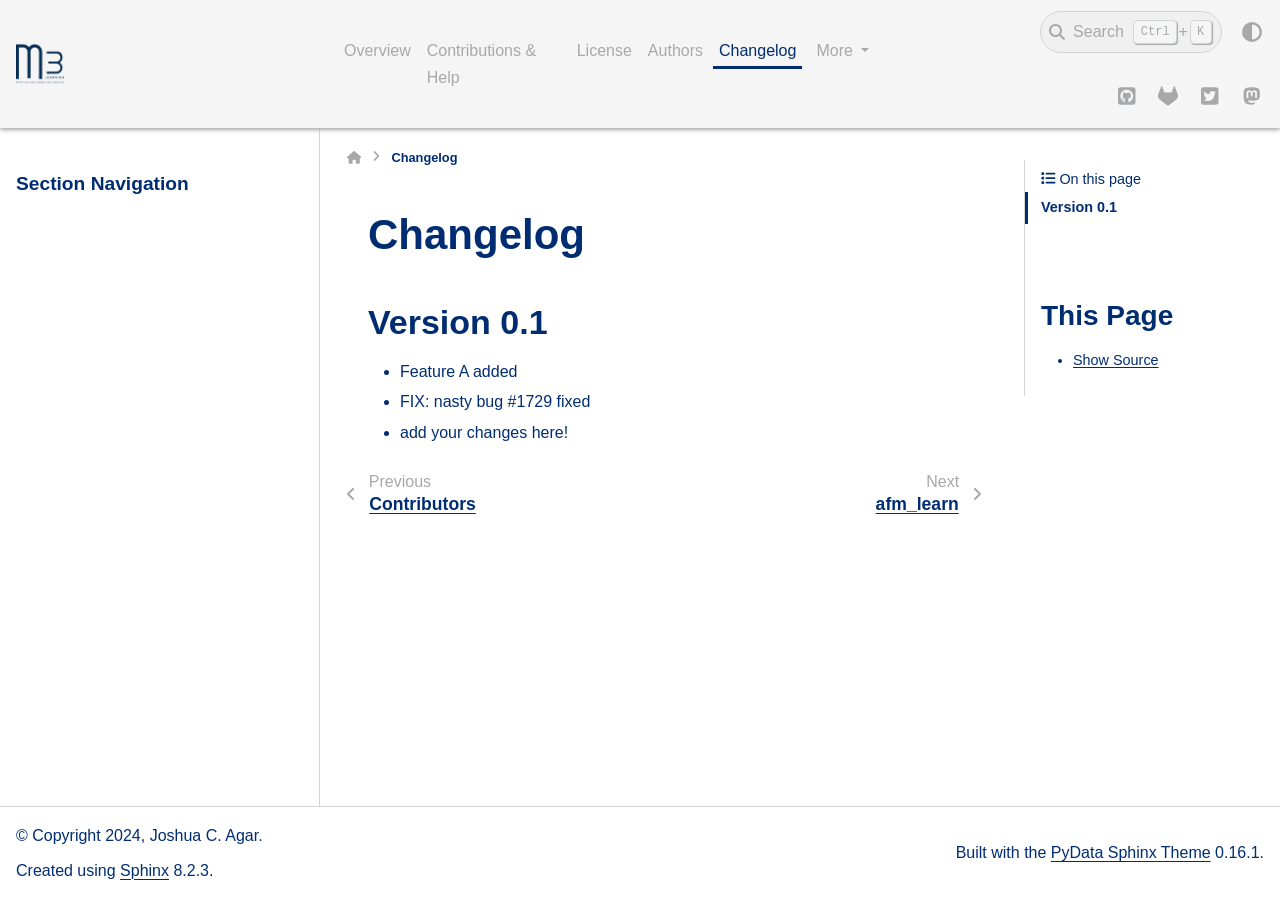
<file: changelog.html>
<!DOCTYPE html>


<html lang="en" data-content_root="./" >

  <head>
    <meta charset="utf-8" />
    <meta name="viewport" content="width=device-width, initial-scale=1.0" /><meta name="viewport" content="width=device-width, initial-scale=1" />

    <title>Changelog &#8212; AFM-Learn 0.0.po documentation</title>
  
  
  
  <script data-cfasync="false">
    document.documentElement.dataset.mode = localStorage.getItem("mode") || "";
    document.documentElement.dataset.theme = localStorage.getItem("theme") || "";
  </script>
  <!--
    this give us a css class that will be invisible only if js is disabled
  -->
  <noscript>
    <style>
      .pst-js-only { display: none !important; }

    </style>
  </noscript>
  
  <!-- Loaded before other Sphinx assets -->
  <link href="_static/styles/theme.css?digest=8878045cc6db502f8baf" rel="stylesheet" />
<link href="_static/styles/pydata-sphinx-theme.css?digest=8878045cc6db502f8baf" rel="stylesheet" />

    <link rel="stylesheet" type="text/css" href="_static/pygments.css?v=03e43079" />
    <link rel="stylesheet" type="text/css" href="_static/custom.css?v=19c47fc1" />
  
  <!-- So that users can add custom icons -->
  <script src="_static/scripts/fontawesome.js?digest=8878045cc6db502f8baf"></script>
  <!-- Pre-loaded scripts that we'll load fully later -->
  <link rel="preload" as="script" href="_static/scripts/bootstrap.js?digest=8878045cc6db502f8baf" />
<link rel="preload" as="script" href="_static/scripts/pydata-sphinx-theme.js?digest=8878045cc6db502f8baf" />

    <script src="_static/documentation_options.js?v=fbe5091d"></script>
    <script src="_static/doctools.js?v=9bcbadda"></script>
    <script src="_static/sphinx_highlight.js?v=dc90522c"></script>
    <script>DOCUMENTATION_OPTIONS.pagename = 'changelog';</script>
    <link rel="index" title="Index" href="genindex.html" />
    <link rel="search" title="Search" href="search.html" />
    <link rel="next" title="afm_learn" href="api/modules.html" />
    <link rel="prev" title="Contributors" href="authors.html" />
  <meta name="viewport" content="width=device-width, initial-scale=1"/>
  <meta name="docsearch:language" content="en"/>
  <meta name="docsearch:version" content="0.0.post1.dev1+g2d2c6f6" />
    <meta name="docbuild:last-update" content="May 29, 2025"/>
  </head>
  
  
  <body data-bs-spy="scroll" data-bs-target=".bd-toc-nav" data-offset="180" data-bs-root-margin="0px 0px -60%" data-default-mode="">

  
  
  <div id="pst-skip-link" class="skip-link d-print-none"><a href="#main-content">Skip to main content</a></div>
  
  <div id="pst-scroll-pixel-helper"></div>
  
  <button type="button" class="btn rounded-pill" id="pst-back-to-top">
    <i class="fa-solid fa-arrow-up"></i>Back to top</button>

  
  <dialog id="pst-search-dialog">
    
<form class="bd-search d-flex align-items-center"
      action="search.html"
      method="get">
  <i class="fa-solid fa-magnifying-glass"></i>
  <input type="search"
         class="form-control"
         name="q"
         placeholder="Search the docs ..."
         aria-label="Search the docs ..."
         autocomplete="off"
         autocorrect="off"
         autocapitalize="off"
         spellcheck="false"/>
  <span class="search-button__kbd-shortcut"><kbd class="kbd-shortcut__modifier">Ctrl</kbd>+<kbd>K</kbd></span>
</form>
  </dialog>

  <div class="pst-async-banner-revealer d-none">
  <aside id="bd-header-version-warning" class="d-none d-print-none" aria-label="Version warning"></aside>
</div>

  
    <header class="bd-header navbar navbar-expand-lg bd-navbar d-print-none">
<div class="bd-header__inner bd-page-width">
  <button class="pst-navbar-icon sidebar-toggle primary-toggle" aria-label="Site navigation">
    <span class="fa-solid fa-bars"></span>
  </button>
  
  
  <div class="col-lg-3 navbar-header-items__start">
    
      <div class="navbar-item">

  
    
  

<a class="navbar-brand logo" href="index.html">
  
  
  
  
  
    
    
      
    
    
    <img src="_static/Drexel_blue_Logo_square_Light.png" class="logo__image only-light" alt="AFM-Learn 0.0.po documentation - Home"/>
    <img src="_static/Drexel_blue_Logo_square_Dark.png" class="logo__image only-dark pst-js-only" alt="AFM-Learn 0.0.po documentation - Home"/>
  
  
</a></div>
    
  </div>
  
  <div class="col-lg-9 navbar-header-items">
    
    <div class="me-auto navbar-header-items__center">
      
        <div class="navbar-item">
<nav>
  <ul class="bd-navbar-elements navbar-nav">
    
<li class="nav-item ">
  <a class="nav-link nav-internal" href="readme.html">
    Overview
  </a>
</li>


<li class="nav-item ">
  <a class="nav-link nav-internal" href="contributing.html">
    Contributions & Help
  </a>
</li>


<li class="nav-item ">
  <a class="nav-link nav-internal" href="license.html">
    License
  </a>
</li>


<li class="nav-item ">
  <a class="nav-link nav-internal" href="authors.html">
    Authors
  </a>
</li>


<li class="nav-item current active">
  <a class="nav-link nav-internal" href="#">
    Changelog
  </a>
</li>

            <li class="nav-item dropdown">
                <button class="btn dropdown-toggle nav-item" type="button"
                data-bs-toggle="dropdown" aria-expanded="false"
                aria-controls="pst-nav-more-links">
                    More
                </button>
                <ul id="pst-nav-more-links" class="dropdown-menu">
                    
<li class=" ">
  <a class="nav-link dropdown-item nav-internal" href="api/modules.html">
    Module Reference
  </a>
</li>

                </ul>
            </li>
            
  </ul>
</nav></div>
      
    </div>
    
    
    <div class="navbar-header-items__end">
      
        <div class="navbar-item navbar-persistent--container">
          

<button class="btn search-button-field search-button__button pst-js-only" title="Search" aria-label="Search" data-bs-placement="bottom" data-bs-toggle="tooltip">
 <i class="fa-solid fa-magnifying-glass"></i>
 <span class="search-button__default-text">Search</span>
 <span class="search-button__kbd-shortcut"><kbd class="kbd-shortcut__modifier">Ctrl</kbd>+<kbd class="kbd-shortcut__modifier">K</kbd></span>
</button>
        </div>
      
      
        <div class="navbar-item">

<button class="btn btn-sm nav-link pst-navbar-icon theme-switch-button pst-js-only" aria-label="Color mode" data-bs-title="Color mode"  data-bs-placement="bottom" data-bs-toggle="tooltip">
  <i class="theme-switch fa-solid fa-sun                fa-lg" data-mode="light" title="Light"></i>
  <i class="theme-switch fa-solid fa-moon               fa-lg" data-mode="dark"  title="Dark"></i>
  <i class="theme-switch fa-solid fa-circle-half-stroke fa-lg" data-mode="auto"  title="System Settings"></i>
</button></div>
      
        <div class="navbar-item"><ul class="navbar-icon-links"
    aria-label="Icon Links">
        <li class="nav-item">
          
          
          
          
          
          
          
          
          <a href="https://github.com/m3-learning/AFM-Learn.git" title="GitHub" class="nav-link pst-navbar-icon" rel="noopener" target="_blank" data-bs-toggle="tooltip" data-bs-placement="bottom"><i class="fab fa-github-square fa-lg" aria-hidden="true"></i>
            <span class="sr-only">GitHub</span></a>
        </li>
        <li class="nav-item">
          
          
          
          
          
          
          
          
          <a href="https://gitlab.com/<your-org>/<your-repo>" title="GitLab" class="nav-link pst-navbar-icon" rel="noopener" target="_blank" data-bs-toggle="tooltip" data-bs-placement="bottom"><i class="fab fa-gitlab fa-lg" aria-hidden="true"></i>
            <span class="sr-only">GitLab</span></a>
        </li>
        <li class="nav-item">
          
          
          
          
          
          
          
          
          <a href="https://twitter.com/<your-handle>" title="Twitter" class="nav-link pst-navbar-icon" rel="noopener" target="_blank" data-bs-toggle="tooltip" data-bs-placement="bottom"><i class="fab fa-twitter-square fa-lg" aria-hidden="true"></i>
            <span class="sr-only">Twitter</span></a>
        </li>
        <li class="nav-item">
          
          
          
          
          
          
          
          
          <a href="https://<your-host>@<your-handle>" title="Mastodon" class="nav-link pst-navbar-icon" rel="noopener" target="_blank" data-bs-toggle="tooltip" data-bs-placement="bottom"><i class="fab fa-mastodon fa-lg" aria-hidden="true"></i>
            <span class="sr-only">Mastodon</span></a>
        </li>
</ul></div>
      
    </div>
    
  </div>
  
  
    <div class="navbar-persistent--mobile">

<button class="btn search-button-field search-button__button pst-js-only" title="Search" aria-label="Search" data-bs-placement="bottom" data-bs-toggle="tooltip">
 <i class="fa-solid fa-magnifying-glass"></i>
 <span class="search-button__default-text">Search</span>
 <span class="search-button__kbd-shortcut"><kbd class="kbd-shortcut__modifier">Ctrl</kbd>+<kbd class="kbd-shortcut__modifier">K</kbd></span>
</button>
    </div>
  

  
    <button class="pst-navbar-icon sidebar-toggle secondary-toggle" aria-label="On this page">
      <span class="fa-solid fa-outdent"></span>
    </button>
  
</div>

    </header>
  

  <div class="bd-container">
    <div class="bd-container__inner bd-page-width">
      
      
      
      <dialog id="pst-primary-sidebar-modal"></dialog>
      <div id="pst-primary-sidebar" class="bd-sidebar-primary bd-sidebar">
        

  
  <div class="sidebar-header-items sidebar-primary__section">
    
    
      <div class="sidebar-header-items__center">
        
          
          
            <div class="navbar-item">
<nav>
  <ul class="bd-navbar-elements navbar-nav">
    
<li class="nav-item ">
  <a class="nav-link nav-internal" href="readme.html">
    Overview
  </a>
</li>


<li class="nav-item ">
  <a class="nav-link nav-internal" href="contributing.html">
    Contributions & Help
  </a>
</li>


<li class="nav-item ">
  <a class="nav-link nav-internal" href="license.html">
    License
  </a>
</li>


<li class="nav-item ">
  <a class="nav-link nav-internal" href="authors.html">
    Authors
  </a>
</li>


<li class="nav-item current active">
  <a class="nav-link nav-internal" href="#">
    Changelog
  </a>
</li>


<li class="nav-item ">
  <a class="nav-link nav-internal" href="api/modules.html">
    Module Reference
  </a>
</li>

  </ul>
</nav></div>
          
        
      </div>
    
    
    
      <div class="sidebar-header-items__end">
        
          <div class="navbar-item">

<button class="btn btn-sm nav-link pst-navbar-icon theme-switch-button pst-js-only" aria-label="Color mode" data-bs-title="Color mode"  data-bs-placement="bottom" data-bs-toggle="tooltip">
  <i class="theme-switch fa-solid fa-sun                fa-lg" data-mode="light" title="Light"></i>
  <i class="theme-switch fa-solid fa-moon               fa-lg" data-mode="dark"  title="Dark"></i>
  <i class="theme-switch fa-solid fa-circle-half-stroke fa-lg" data-mode="auto"  title="System Settings"></i>
</button></div>
        
          <div class="navbar-item"><ul class="navbar-icon-links"
    aria-label="Icon Links">
        <li class="nav-item">
          
          
          
          
          
          
          
          
          <a href="https://github.com/m3-learning/AFM-Learn.git" title="GitHub" class="nav-link pst-navbar-icon" rel="noopener" target="_blank" data-bs-toggle="tooltip" data-bs-placement="bottom"><i class="fab fa-github-square fa-lg" aria-hidden="true"></i>
            <span class="sr-only">GitHub</span></a>
        </li>
        <li class="nav-item">
          
          
          
          
          
          
          
          
          <a href="https://gitlab.com/<your-org>/<your-repo>" title="GitLab" class="nav-link pst-navbar-icon" rel="noopener" target="_blank" data-bs-toggle="tooltip" data-bs-placement="bottom"><i class="fab fa-gitlab fa-lg" aria-hidden="true"></i>
            <span class="sr-only">GitLab</span></a>
        </li>
        <li class="nav-item">
          
          
          
          
          
          
          
          
          <a href="https://twitter.com/<your-handle>" title="Twitter" class="nav-link pst-navbar-icon" rel="noopener" target="_blank" data-bs-toggle="tooltip" data-bs-placement="bottom"><i class="fab fa-twitter-square fa-lg" aria-hidden="true"></i>
            <span class="sr-only">Twitter</span></a>
        </li>
        <li class="nav-item">
          
          
          
          
          
          
          
          
          <a href="https://<your-host>@<your-handle>" title="Mastodon" class="nav-link pst-navbar-icon" rel="noopener" target="_blank" data-bs-toggle="tooltip" data-bs-placement="bottom"><i class="fab fa-mastodon fa-lg" aria-hidden="true"></i>
            <span class="sr-only">Mastodon</span></a>
        </li>
</ul></div>
        
      </div>
    
  </div>
  
    <div class="sidebar-primary-items__start sidebar-primary__section">
        <div class="sidebar-primary-item">
<nav class="bd-docs-nav bd-links"
     aria-label="Section Navigation">
  <p class="bd-links__title" role="heading" aria-level="1">Section Navigation</p>
  <div class="bd-toc-item navbar-nav"></div>
</nav></div>
    </div>
  
  
  <div class="sidebar-primary-items__end sidebar-primary__section">
      <div class="sidebar-primary-item">
<div id="ethical-ad-placement"
      class="flat"
      data-ea-publisher="readthedocs"
      data-ea-type="readthedocs-sidebar"
      data-ea-manual="true">
</div></div>
  </div>


      </div>
      
      <main id="main-content" class="bd-main" role="main">
        
        
          <div class="bd-content">
            <div class="bd-article-container">
              
              <div class="bd-header-article d-print-none">
<div class="header-article-items header-article__inner">
  
    <div class="header-article-items__start">
      
        <div class="header-article-item">

<nav aria-label="Breadcrumb" class="d-print-none">
  <ul class="bd-breadcrumbs">
    
    <li class="breadcrumb-item breadcrumb-home">
      <a href="index.html" class="nav-link" aria-label="Home">
        <i class="fa-solid fa-home"></i>
      </a>
    </li>
    <li class="breadcrumb-item active" aria-current="page"><span class="ellipsis">Changelog</span></li>
  </ul>
</nav>
</div>
      
    </div>
  
  
</div>
</div>
              
              
              
                
<div id="searchbox"></div>
                <article class="bd-article">
                  
  <section id="changelog">
<span id="changes"></span><h1>Changelog<a class="headerlink" href="#changelog" title="Link to this heading">#</a></h1>
<section id="version-0-1">
<h2>Version 0.1<a class="headerlink" href="#version-0-1" title="Link to this heading">#</a></h2>
<ul class="simple">
<li><p>Feature A added</p></li>
<li><p>FIX: nasty bug #1729 fixed</p></li>
<li><p>add your changes here!</p></li>
</ul>
</section>
</section>


                </article>
              
              
              
              
              
                <footer class="prev-next-footer d-print-none">
                  
<div class="prev-next-area">
    <a class="left-prev"
       href="authors.html"
       title="previous page">
      <i class="fa-solid fa-angle-left"></i>
      <div class="prev-next-info">
        <p class="prev-next-subtitle">previous</p>
        <p class="prev-next-title">Contributors</p>
      </div>
    </a>
    <a class="right-next"
       href="api/modules.html"
       title="next page">
      <div class="prev-next-info">
        <p class="prev-next-subtitle">next</p>
        <p class="prev-next-title">afm_learn</p>
      </div>
      <i class="fa-solid fa-angle-right"></i>
    </a>
</div>
                </footer>
              
            </div>
            
            
              
                <dialog id="pst-secondary-sidebar-modal"></dialog>
                <div id="pst-secondary-sidebar" class="bd-sidebar-secondary bd-toc"><div class="sidebar-secondary-items sidebar-secondary__inner">


  <div class="sidebar-secondary-item">
<div
    id="pst-page-navigation-heading-2"
    class="page-toc tocsection onthispage">
    <i class="fa-solid fa-list"></i> On this page
  </div>
  <nav class="bd-toc-nav page-toc" aria-labelledby="pst-page-navigation-heading-2">
    <ul class="visible nav section-nav flex-column">
<li class="toc-h2 nav-item toc-entry"><a class="reference internal nav-link" href="#version-0-1">Version 0.1</a></li>
</ul>
  </nav></div>

  <div class="sidebar-secondary-item">
  <div role="note" aria-label="source link">
    <h3>This Page</h3>
    <ul class="this-page-menu">
      <li><a href="_sources/changelog.rst.txt"
            rel="nofollow">Show Source</a></li>
    </ul>
   </div></div>

</div></div>
              
            
          </div>
          <footer class="bd-footer-content">
            
          </footer>
        
      </main>
    </div>
  </div>
  
  <!-- Scripts loaded after <body> so the DOM is not blocked -->
  <script defer src="_static/scripts/bootstrap.js?digest=8878045cc6db502f8baf"></script>
<script defer src="_static/scripts/pydata-sphinx-theme.js?digest=8878045cc6db502f8baf"></script>

  <footer class="bd-footer">
<div class="bd-footer__inner bd-page-width">
  
    <div class="footer-items__start">
      
        <div class="footer-item">

  <p class="copyright">
    
      © Copyright 2024, Joshua C. Agar.
      <br/>
    
  </p>
</div>
      
        <div class="footer-item">

  <p class="sphinx-version">
    Created using <a href="https://www.sphinx-doc.org/">Sphinx</a> 8.2.3.
    <br/>
  </p>
</div>
      
    </div>
  
  
  
    <div class="footer-items__end">
      
        <div class="footer-item">
<p class="theme-version">
  <!-- # L10n: Setting the PST URL as an argument as this does not need to be localized -->
  Built with the <a href="https://pydata-sphinx-theme.readthedocs.io/en/stable/index.html">PyData Sphinx Theme</a> 0.16.1.
</p></div>
      
    </div>
  
</div>

  </footer>
  </body>
</html>
</file>
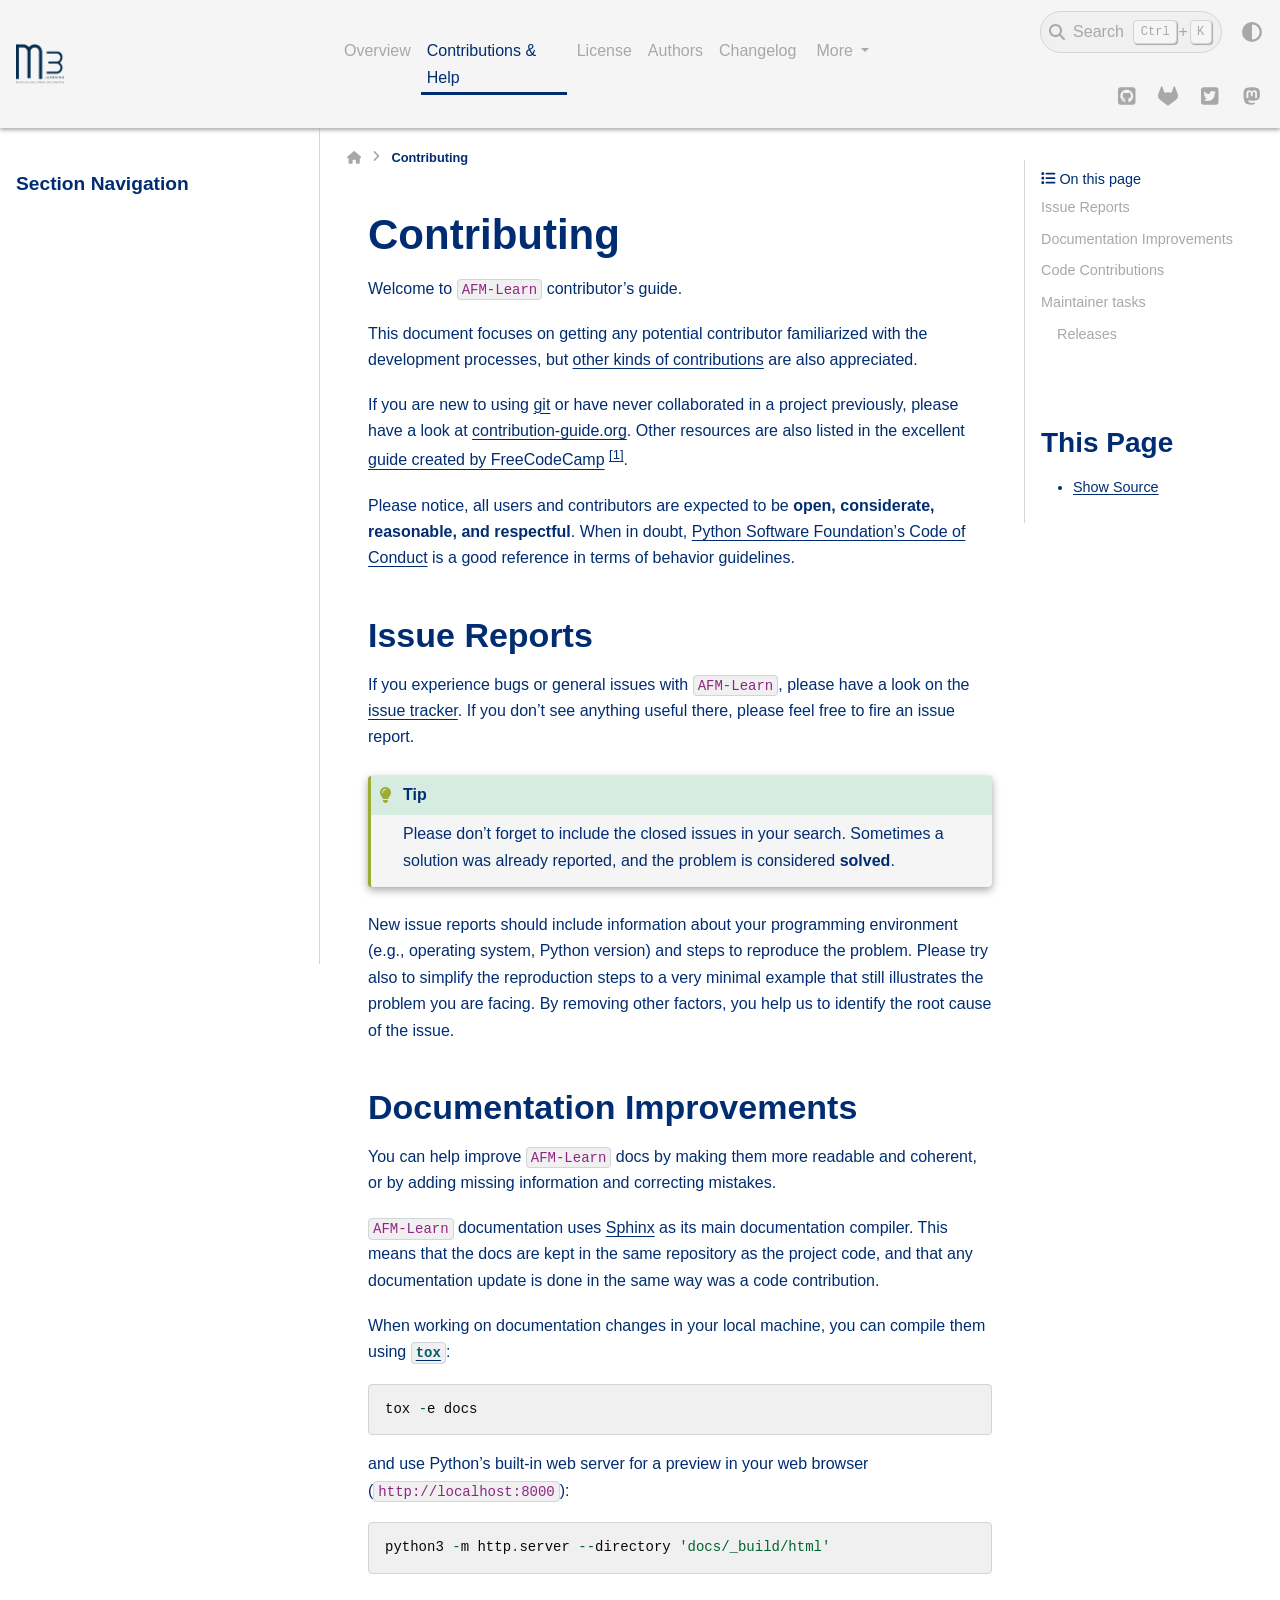
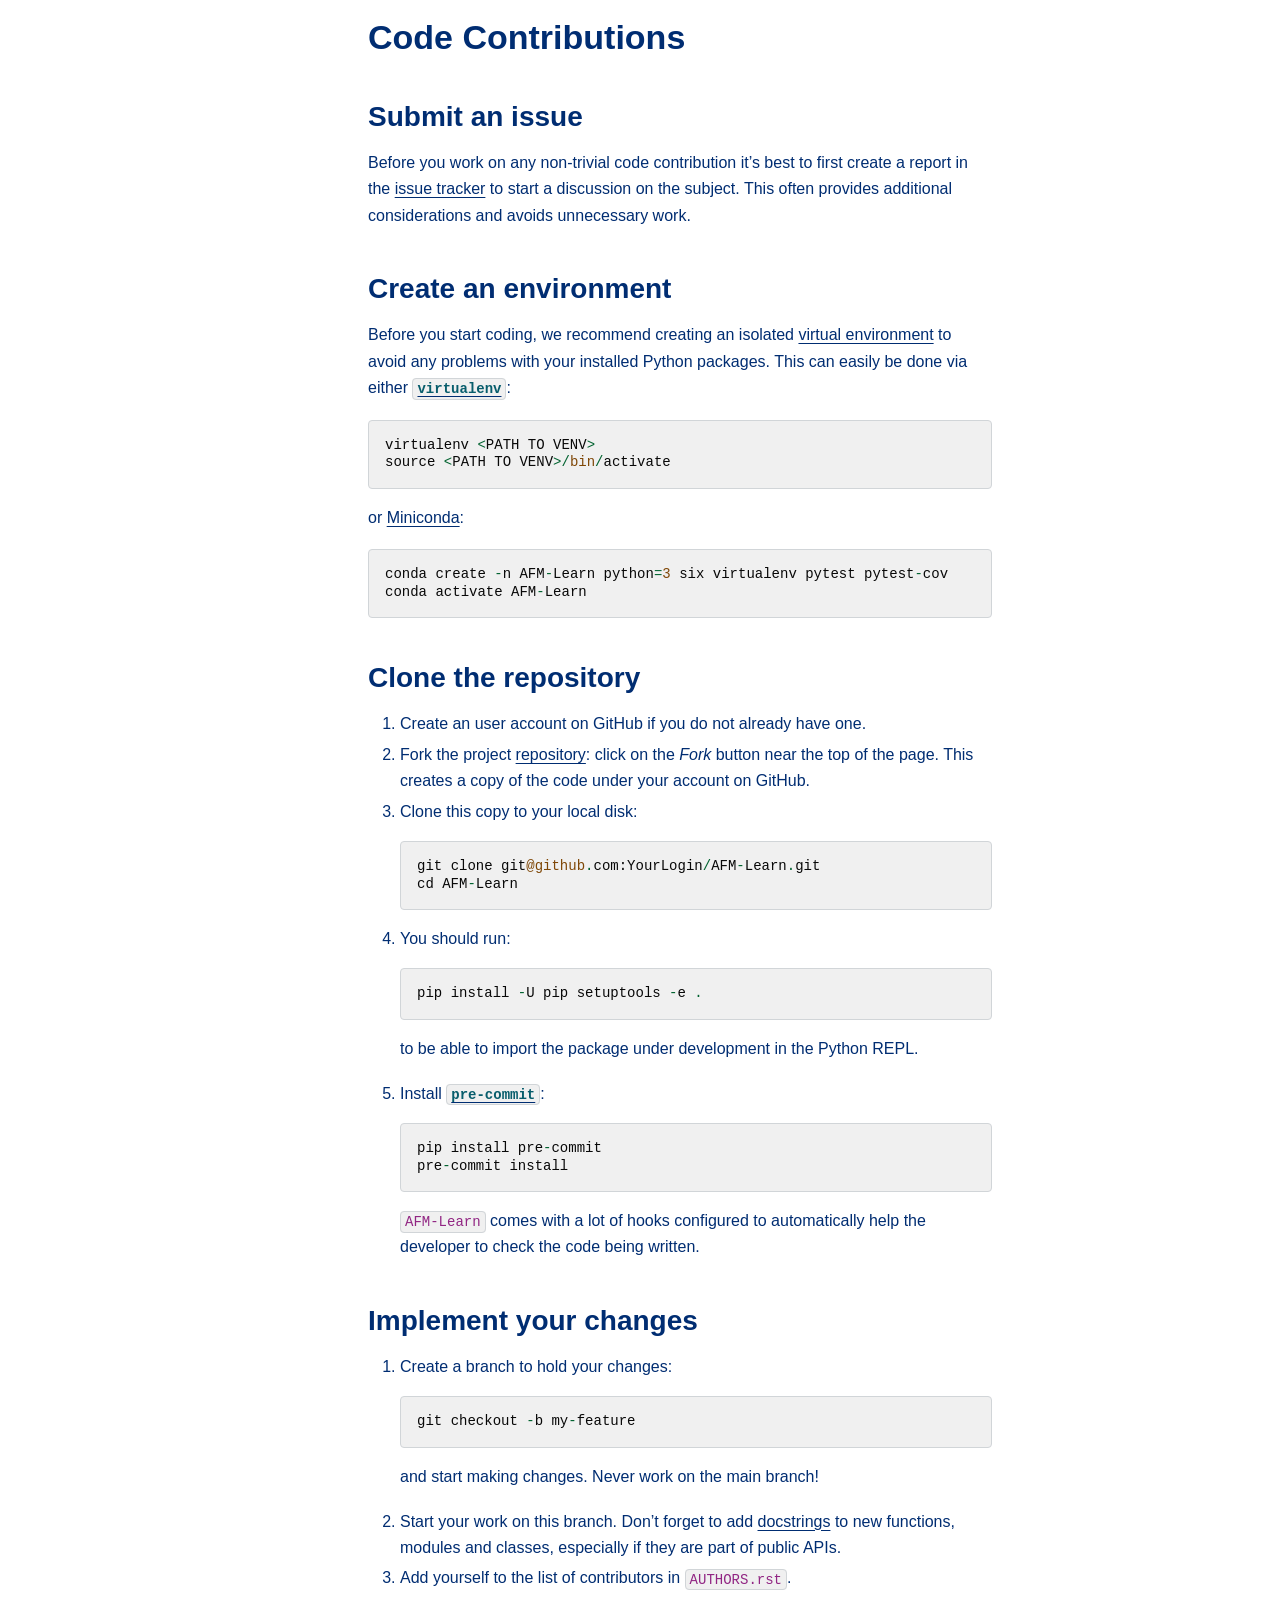
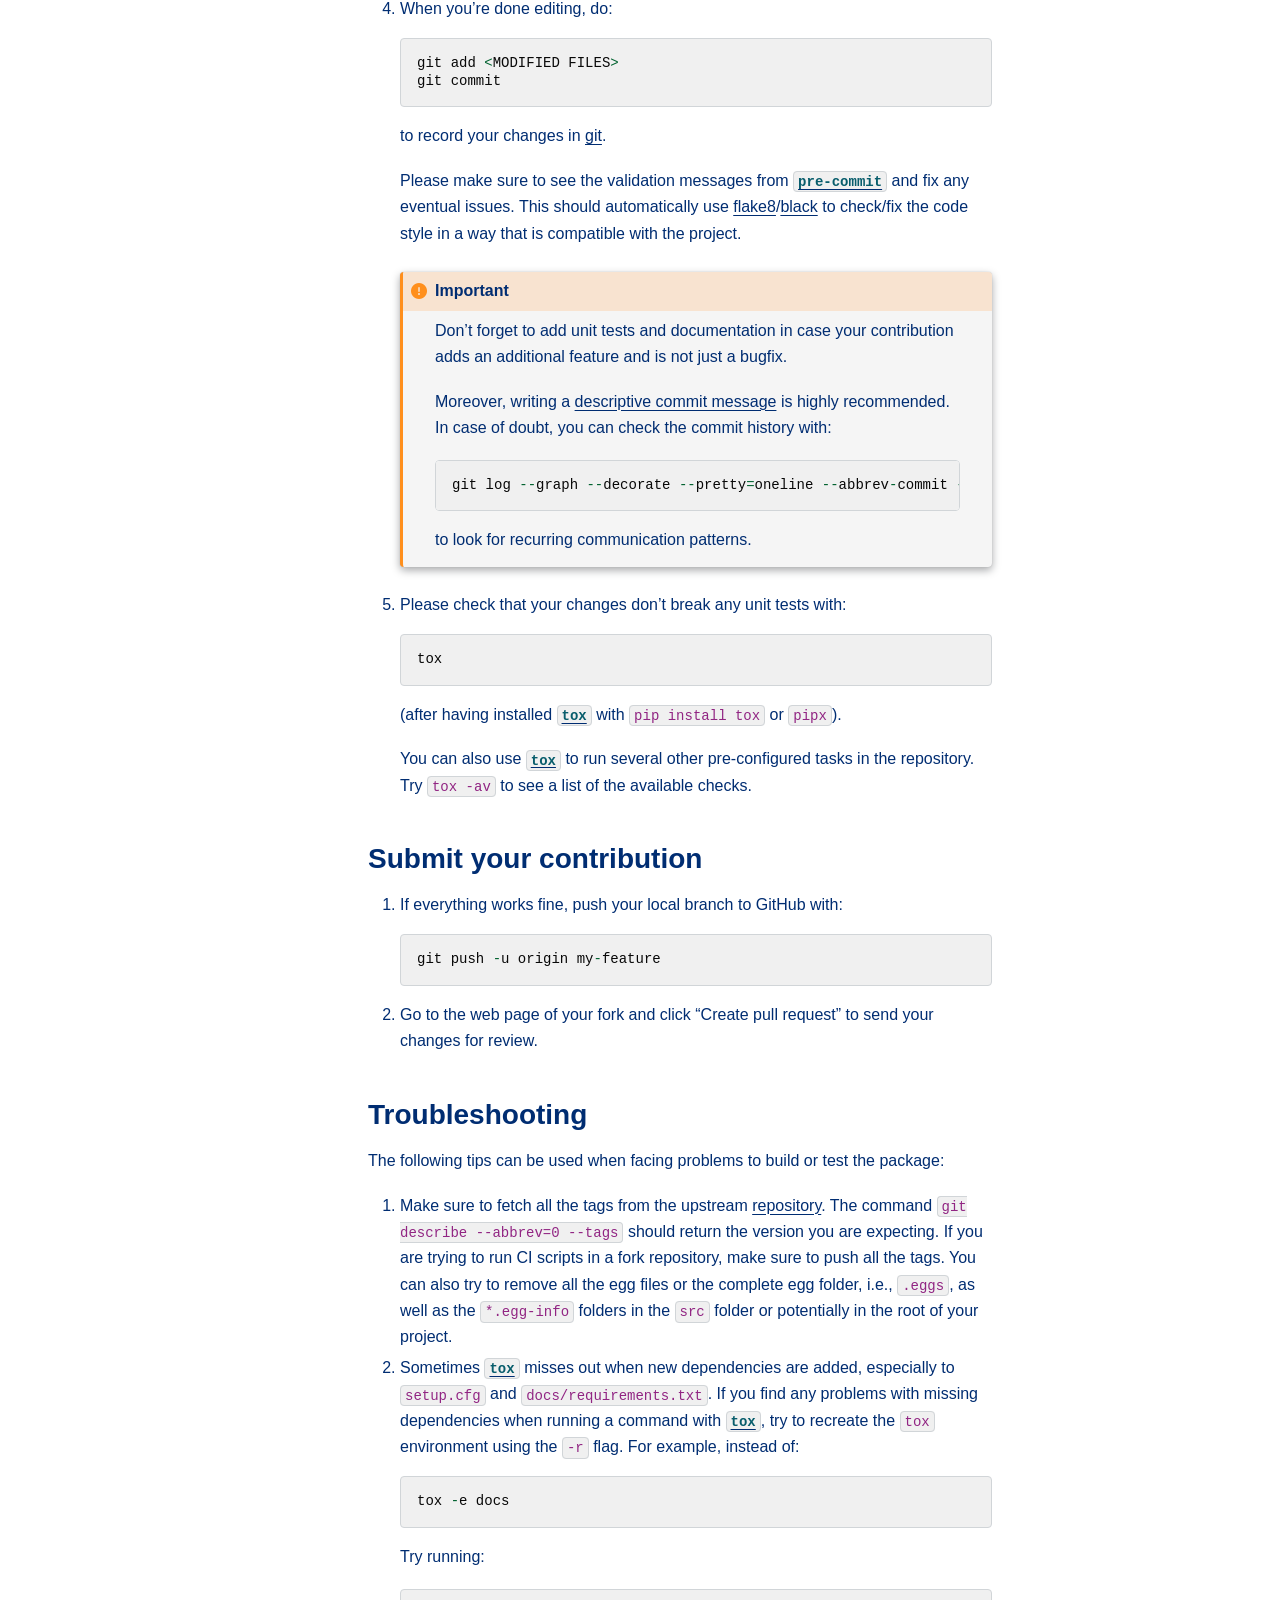
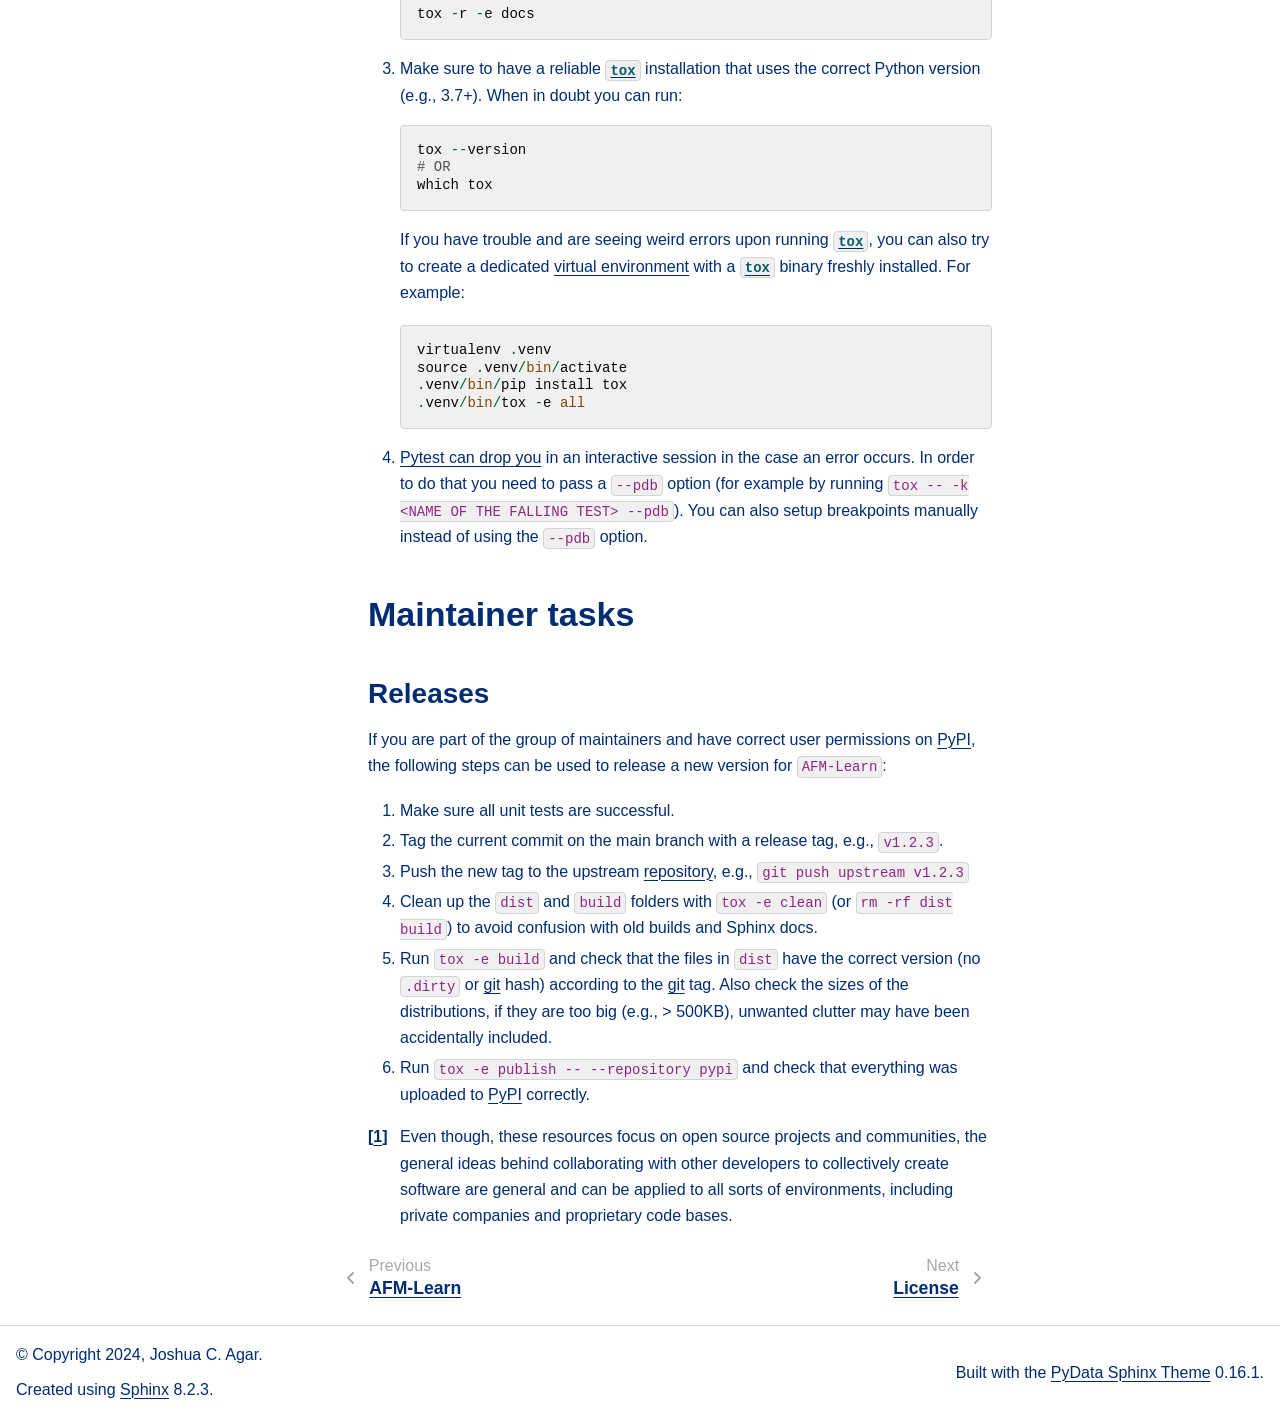
<file: contributing.html>
<!DOCTYPE html>


<html lang="en" data-content_root="./" >

  <head>
    <meta charset="utf-8" />
    <meta name="viewport" content="width=device-width, initial-scale=1.0" /><meta name="viewport" content="width=device-width, initial-scale=1" />

    <title>Contributing &#8212; AFM-Learn 0.0.po documentation</title>
  
  
  
  <script data-cfasync="false">
    document.documentElement.dataset.mode = localStorage.getItem("mode") || "";
    document.documentElement.dataset.theme = localStorage.getItem("theme") || "";
  </script>
  <!--
    this give us a css class that will be invisible only if js is disabled
  -->
  <noscript>
    <style>
      .pst-js-only { display: none !important; }

    </style>
  </noscript>
  
  <!-- Loaded before other Sphinx assets -->
  <link href="_static/styles/theme.css?digest=8878045cc6db502f8baf" rel="stylesheet" />
<link href="_static/styles/pydata-sphinx-theme.css?digest=8878045cc6db502f8baf" rel="stylesheet" />

    <link rel="stylesheet" type="text/css" href="_static/pygments.css?v=03e43079" />
    <link rel="stylesheet" type="text/css" href="_static/custom.css?v=19c47fc1" />
  
  <!-- So that users can add custom icons -->
  <script src="_static/scripts/fontawesome.js?digest=8878045cc6db502f8baf"></script>
  <!-- Pre-loaded scripts that we'll load fully later -->
  <link rel="preload" as="script" href="_static/scripts/bootstrap.js?digest=8878045cc6db502f8baf" />
<link rel="preload" as="script" href="_static/scripts/pydata-sphinx-theme.js?digest=8878045cc6db502f8baf" />

    <script src="_static/documentation_options.js?v=fbe5091d"></script>
    <script src="_static/doctools.js?v=9bcbadda"></script>
    <script src="_static/sphinx_highlight.js?v=dc90522c"></script>
    <script>DOCUMENTATION_OPTIONS.pagename = 'contributing';</script>
    <link rel="index" title="Index" href="genindex.html" />
    <link rel="search" title="Search" href="search.html" />
    <link rel="next" title="License" href="license.html" />
    <link rel="prev" title="AFM-Learn" href="readme.html" />
  <meta name="viewport" content="width=device-width, initial-scale=1"/>
  <meta name="docsearch:language" content="en"/>
  <meta name="docsearch:version" content="0.0.post1.dev1+g2d2c6f6" />
    <meta name="docbuild:last-update" content="May 29, 2025"/>
  </head>
  
  
  <body data-bs-spy="scroll" data-bs-target=".bd-toc-nav" data-offset="180" data-bs-root-margin="0px 0px -60%" data-default-mode="">

  
  
  <div id="pst-skip-link" class="skip-link d-print-none"><a href="#main-content">Skip to main content</a></div>
  
  <div id="pst-scroll-pixel-helper"></div>
  
  <button type="button" class="btn rounded-pill" id="pst-back-to-top">
    <i class="fa-solid fa-arrow-up"></i>Back to top</button>

  
  <dialog id="pst-search-dialog">
    
<form class="bd-search d-flex align-items-center"
      action="search.html"
      method="get">
  <i class="fa-solid fa-magnifying-glass"></i>
  <input type="search"
         class="form-control"
         name="q"
         placeholder="Search the docs ..."
         aria-label="Search the docs ..."
         autocomplete="off"
         autocorrect="off"
         autocapitalize="off"
         spellcheck="false"/>
  <span class="search-button__kbd-shortcut"><kbd class="kbd-shortcut__modifier">Ctrl</kbd>+<kbd>K</kbd></span>
</form>
  </dialog>

  <div class="pst-async-banner-revealer d-none">
  <aside id="bd-header-version-warning" class="d-none d-print-none" aria-label="Version warning"></aside>
</div>

  
    <header class="bd-header navbar navbar-expand-lg bd-navbar d-print-none">
<div class="bd-header__inner bd-page-width">
  <button class="pst-navbar-icon sidebar-toggle primary-toggle" aria-label="Site navigation">
    <span class="fa-solid fa-bars"></span>
  </button>
  
  
  <div class="col-lg-3 navbar-header-items__start">
    
      <div class="navbar-item">

  
    
  

<a class="navbar-brand logo" href="index.html">
  
  
  
  
  
    
    
      
    
    
    <img src="_static/Drexel_blue_Logo_square_Light.png" class="logo__image only-light" alt="AFM-Learn 0.0.po documentation - Home"/>
    <img src="_static/Drexel_blue_Logo_square_Dark.png" class="logo__image only-dark pst-js-only" alt="AFM-Learn 0.0.po documentation - Home"/>
  
  
</a></div>
    
  </div>
  
  <div class="col-lg-9 navbar-header-items">
    
    <div class="me-auto navbar-header-items__center">
      
        <div class="navbar-item">
<nav>
  <ul class="bd-navbar-elements navbar-nav">
    
<li class="nav-item ">
  <a class="nav-link nav-internal" href="readme.html">
    Overview
  </a>
</li>


<li class="nav-item current active">
  <a class="nav-link nav-internal" href="#">
    Contributions & Help
  </a>
</li>


<li class="nav-item ">
  <a class="nav-link nav-internal" href="license.html">
    License
  </a>
</li>


<li class="nav-item ">
  <a class="nav-link nav-internal" href="authors.html">
    Authors
  </a>
</li>


<li class="nav-item ">
  <a class="nav-link nav-internal" href="changelog.html">
    Changelog
  </a>
</li>

            <li class="nav-item dropdown">
                <button class="btn dropdown-toggle nav-item" type="button"
                data-bs-toggle="dropdown" aria-expanded="false"
                aria-controls="pst-nav-more-links">
                    More
                </button>
                <ul id="pst-nav-more-links" class="dropdown-menu">
                    
<li class=" ">
  <a class="nav-link dropdown-item nav-internal" href="api/modules.html">
    Module Reference
  </a>
</li>

                </ul>
            </li>
            
  </ul>
</nav></div>
      
    </div>
    
    
    <div class="navbar-header-items__end">
      
        <div class="navbar-item navbar-persistent--container">
          

<button class="btn search-button-field search-button__button pst-js-only" title="Search" aria-label="Search" data-bs-placement="bottom" data-bs-toggle="tooltip">
 <i class="fa-solid fa-magnifying-glass"></i>
 <span class="search-button__default-text">Search</span>
 <span class="search-button__kbd-shortcut"><kbd class="kbd-shortcut__modifier">Ctrl</kbd>+<kbd class="kbd-shortcut__modifier">K</kbd></span>
</button>
        </div>
      
      
        <div class="navbar-item">

<button class="btn btn-sm nav-link pst-navbar-icon theme-switch-button pst-js-only" aria-label="Color mode" data-bs-title="Color mode"  data-bs-placement="bottom" data-bs-toggle="tooltip">
  <i class="theme-switch fa-solid fa-sun                fa-lg" data-mode="light" title="Light"></i>
  <i class="theme-switch fa-solid fa-moon               fa-lg" data-mode="dark"  title="Dark"></i>
  <i class="theme-switch fa-solid fa-circle-half-stroke fa-lg" data-mode="auto"  title="System Settings"></i>
</button></div>
      
        <div class="navbar-item"><ul class="navbar-icon-links"
    aria-label="Icon Links">
        <li class="nav-item">
          
          
          
          
          
          
          
          
          <a href="https://github.com/m3-learning/AFM-Learn.git" title="GitHub" class="nav-link pst-navbar-icon" rel="noopener" target="_blank" data-bs-toggle="tooltip" data-bs-placement="bottom"><i class="fab fa-github-square fa-lg" aria-hidden="true"></i>
            <span class="sr-only">GitHub</span></a>
        </li>
        <li class="nav-item">
          
          
          
          
          
          
          
          
          <a href="https://gitlab.com/<your-org>/<your-repo>" title="GitLab" class="nav-link pst-navbar-icon" rel="noopener" target="_blank" data-bs-toggle="tooltip" data-bs-placement="bottom"><i class="fab fa-gitlab fa-lg" aria-hidden="true"></i>
            <span class="sr-only">GitLab</span></a>
        </li>
        <li class="nav-item">
          
          
          
          
          
          
          
          
          <a href="https://twitter.com/<your-handle>" title="Twitter" class="nav-link pst-navbar-icon" rel="noopener" target="_blank" data-bs-toggle="tooltip" data-bs-placement="bottom"><i class="fab fa-twitter-square fa-lg" aria-hidden="true"></i>
            <span class="sr-only">Twitter</span></a>
        </li>
        <li class="nav-item">
          
          
          
          
          
          
          
          
          <a href="https://<your-host>@<your-handle>" title="Mastodon" class="nav-link pst-navbar-icon" rel="noopener" target="_blank" data-bs-toggle="tooltip" data-bs-placement="bottom"><i class="fab fa-mastodon fa-lg" aria-hidden="true"></i>
            <span class="sr-only">Mastodon</span></a>
        </li>
</ul></div>
      
    </div>
    
  </div>
  
  
    <div class="navbar-persistent--mobile">

<button class="btn search-button-field search-button__button pst-js-only" title="Search" aria-label="Search" data-bs-placement="bottom" data-bs-toggle="tooltip">
 <i class="fa-solid fa-magnifying-glass"></i>
 <span class="search-button__default-text">Search</span>
 <span class="search-button__kbd-shortcut"><kbd class="kbd-shortcut__modifier">Ctrl</kbd>+<kbd class="kbd-shortcut__modifier">K</kbd></span>
</button>
    </div>
  

  
    <button class="pst-navbar-icon sidebar-toggle secondary-toggle" aria-label="On this page">
      <span class="fa-solid fa-outdent"></span>
    </button>
  
</div>

    </header>
  

  <div class="bd-container">
    <div class="bd-container__inner bd-page-width">
      
      
      
      <dialog id="pst-primary-sidebar-modal"></dialog>
      <div id="pst-primary-sidebar" class="bd-sidebar-primary bd-sidebar">
        

  
  <div class="sidebar-header-items sidebar-primary__section">
    
    
      <div class="sidebar-header-items__center">
        
          
          
            <div class="navbar-item">
<nav>
  <ul class="bd-navbar-elements navbar-nav">
    
<li class="nav-item ">
  <a class="nav-link nav-internal" href="readme.html">
    Overview
  </a>
</li>


<li class="nav-item current active">
  <a class="nav-link nav-internal" href="#">
    Contributions & Help
  </a>
</li>


<li class="nav-item ">
  <a class="nav-link nav-internal" href="license.html">
    License
  </a>
</li>


<li class="nav-item ">
  <a class="nav-link nav-internal" href="authors.html">
    Authors
  </a>
</li>


<li class="nav-item ">
  <a class="nav-link nav-internal" href="changelog.html">
    Changelog
  </a>
</li>


<li class="nav-item ">
  <a class="nav-link nav-internal" href="api/modules.html">
    Module Reference
  </a>
</li>

  </ul>
</nav></div>
          
        
      </div>
    
    
    
      <div class="sidebar-header-items__end">
        
          <div class="navbar-item">

<button class="btn btn-sm nav-link pst-navbar-icon theme-switch-button pst-js-only" aria-label="Color mode" data-bs-title="Color mode"  data-bs-placement="bottom" data-bs-toggle="tooltip">
  <i class="theme-switch fa-solid fa-sun                fa-lg" data-mode="light" title="Light"></i>
  <i class="theme-switch fa-solid fa-moon               fa-lg" data-mode="dark"  title="Dark"></i>
  <i class="theme-switch fa-solid fa-circle-half-stroke fa-lg" data-mode="auto"  title="System Settings"></i>
</button></div>
        
          <div class="navbar-item"><ul class="navbar-icon-links"
    aria-label="Icon Links">
        <li class="nav-item">
          
          
          
          
          
          
          
          
          <a href="https://github.com/m3-learning/AFM-Learn.git" title="GitHub" class="nav-link pst-navbar-icon" rel="noopener" target="_blank" data-bs-toggle="tooltip" data-bs-placement="bottom"><i class="fab fa-github-square fa-lg" aria-hidden="true"></i>
            <span class="sr-only">GitHub</span></a>
        </li>
        <li class="nav-item">
          
          
          
          
          
          
          
          
          <a href="https://gitlab.com/<your-org>/<your-repo>" title="GitLab" class="nav-link pst-navbar-icon" rel="noopener" target="_blank" data-bs-toggle="tooltip" data-bs-placement="bottom"><i class="fab fa-gitlab fa-lg" aria-hidden="true"></i>
            <span class="sr-only">GitLab</span></a>
        </li>
        <li class="nav-item">
          
          
          
          
          
          
          
          
          <a href="https://twitter.com/<your-handle>" title="Twitter" class="nav-link pst-navbar-icon" rel="noopener" target="_blank" data-bs-toggle="tooltip" data-bs-placement="bottom"><i class="fab fa-twitter-square fa-lg" aria-hidden="true"></i>
            <span class="sr-only">Twitter</span></a>
        </li>
        <li class="nav-item">
          
          
          
          
          
          
          
          
          <a href="https://<your-host>@<your-handle>" title="Mastodon" class="nav-link pst-navbar-icon" rel="noopener" target="_blank" data-bs-toggle="tooltip" data-bs-placement="bottom"><i class="fab fa-mastodon fa-lg" aria-hidden="true"></i>
            <span class="sr-only">Mastodon</span></a>
        </li>
</ul></div>
        
      </div>
    
  </div>
  
    <div class="sidebar-primary-items__start sidebar-primary__section">
        <div class="sidebar-primary-item">
<nav class="bd-docs-nav bd-links"
     aria-label="Section Navigation">
  <p class="bd-links__title" role="heading" aria-level="1">Section Navigation</p>
  <div class="bd-toc-item navbar-nav"></div>
</nav></div>
    </div>
  
  
  <div class="sidebar-primary-items__end sidebar-primary__section">
      <div class="sidebar-primary-item">
<div id="ethical-ad-placement"
      class="flat"
      data-ea-publisher="readthedocs"
      data-ea-type="readthedocs-sidebar"
      data-ea-manual="true">
</div></div>
  </div>


      </div>
      
      <main id="main-content" class="bd-main" role="main">
        
        
          <div class="bd-content">
            <div class="bd-article-container">
              
              <div class="bd-header-article d-print-none">
<div class="header-article-items header-article__inner">
  
    <div class="header-article-items__start">
      
        <div class="header-article-item">

<nav aria-label="Breadcrumb" class="d-print-none">
  <ul class="bd-breadcrumbs">
    
    <li class="breadcrumb-item breadcrumb-home">
      <a href="index.html" class="nav-link" aria-label="Home">
        <i class="fa-solid fa-home"></i>
      </a>
    </li>
    <li class="breadcrumb-item active" aria-current="page"><span class="ellipsis">Contributing</span></li>
  </ul>
</nav>
</div>
      
    </div>
  
  
</div>
</div>
              
              
              
                
<div id="searchbox"></div>
                <article class="bd-article">
                  
  <section id="contributing">
<h1>Contributing<a class="headerlink" href="#contributing" title="Link to this heading">#</a></h1>
<p>Welcome to <code class="docutils literal notranslate"><span class="pre">AFM-Learn</span></code> contributor’s guide.</p>
<p>This document focuses on getting any potential contributor familiarized
with the development processes, but <a class="reference external" href="https://opensource.guide/how-to-contribute">other kinds of contributions</a> are also
appreciated.</p>
<p>If you are new to using <a class="reference external" href="https://git-scm.com">git</a> or have never collaborated in a project previously,
please have a look at <a class="reference external" href="https://www.contribution-guide.org/">contribution-guide.org</a>. Other resources are also
listed in the excellent <a class="reference external" href="https://github.com/FreeCodeCamp/how-to-contribute-to-open-source">guide created by FreeCodeCamp</a> <a class="footnote-reference brackets" href="#contrib1" id="id4" role="doc-noteref"><span class="fn-bracket">[</span>1<span class="fn-bracket">]</span></a>.</p>
<p>Please notice, all users and contributors are expected to be <strong>open,
considerate, reasonable, and respectful</strong>. When in doubt, <a class="reference external" href="https://www.python.org/psf/conduct/">Python Software
Foundation’s Code of Conduct</a> is a good reference in terms of behavior
guidelines.</p>
<section id="issue-reports">
<h2>Issue Reports<a class="headerlink" href="#issue-reports" title="Link to this heading">#</a></h2>
<p>If you experience bugs or general issues with <code class="docutils literal notranslate"><span class="pre">AFM-Learn</span></code>, please have a look
on the <a class="reference external" href="https://github.com/&lt;USERNAME&gt;/AFM-Learn/issues">issue tracker</a>. If you don’t see anything useful there, please feel
free to fire an issue report.</p>
<div class="admonition tip">
<p class="admonition-title">Tip</p>
<p>Please don’t forget to include the closed issues in your search.
Sometimes a solution was already reported, and the problem is considered
<strong>solved</strong>.</p>
</div>
<p>New issue reports should include information about your programming environment
(e.g., operating system, Python version) and steps to reproduce the problem.
Please try also to simplify the reproduction steps to a very minimal example
that still illustrates the problem you are facing. By removing other factors,
you help us to identify the root cause of the issue.</p>
</section>
<section id="documentation-improvements">
<h2>Documentation Improvements<a class="headerlink" href="#documentation-improvements" title="Link to this heading">#</a></h2>
<p>You can help improve <code class="docutils literal notranslate"><span class="pre">AFM-Learn</span></code> docs by making them more readable and coherent, or
by adding missing information and correcting mistakes.</p>
<p><code class="docutils literal notranslate"><span class="pre">AFM-Learn</span></code> documentation uses <a class="reference external" href="https://www.sphinx-doc.org/en/master/">Sphinx</a> as its main documentation compiler.
This means that the docs are kept in the same repository as the project code, and
that any documentation update is done in the same way was a code contribution.</p>
<p>When working on documentation changes in your local machine, you can
compile them using <a class="reference external" href="https://tox.wiki/en/stable/"><code class="docutils literal notranslate"><span class="pre">tox</span></code></a>:</p>
<div class="highlight-default notranslate"><div class="highlight"><pre><span></span><span class="n">tox</span> <span class="o">-</span><span class="n">e</span> <span class="n">docs</span>
</pre></div>
</div>
<p>and use Python’s built-in web server for a preview in your web browser
(<code class="docutils literal notranslate"><span class="pre">http://localhost:8000</span></code>):</p>
<div class="highlight-default notranslate"><div class="highlight"><pre><span></span><span class="n">python3</span> <span class="o">-</span><span class="n">m</span> <span class="n">http</span><span class="o">.</span><span class="n">server</span> <span class="o">--</span><span class="n">directory</span> <span class="s1">&#39;docs/_build/html&#39;</span>
</pre></div>
</div>
</section>
<section id="code-contributions">
<h2>Code Contributions<a class="headerlink" href="#code-contributions" title="Link to this heading">#</a></h2>
<section id="submit-an-issue">
<h3>Submit an issue<a class="headerlink" href="#submit-an-issue" title="Link to this heading">#</a></h3>
<p>Before you work on any non-trivial code contribution it’s best to first create
a report in the <a class="reference external" href="https://github.com/&lt;USERNAME&gt;/AFM-Learn/issues">issue tracker</a> to start a discussion on the subject.
This often provides additional considerations and avoids unnecessary work.</p>
</section>
<section id="create-an-environment">
<h3>Create an environment<a class="headerlink" href="#create-an-environment" title="Link to this heading">#</a></h3>
<p>Before you start coding, we recommend creating an isolated <a class="reference external" href="https://realpython.com/python-virtual-environments-a-primer/">virtual
environment</a> to avoid any problems with your installed Python packages.
This can easily be done via either <a class="reference external" href="https://virtualenv.pypa.io/en/stable/"><code class="docutils literal notranslate"><span class="pre">virtualenv</span></code></a>:</p>
<div class="highlight-default notranslate"><div class="highlight"><pre><span></span><span class="n">virtualenv</span> <span class="o">&lt;</span><span class="n">PATH</span> <span class="n">TO</span> <span class="n">VENV</span><span class="o">&gt;</span>
<span class="n">source</span> <span class="o">&lt;</span><span class="n">PATH</span> <span class="n">TO</span> <span class="n">VENV</span><span class="o">&gt;/</span><span class="nb">bin</span><span class="o">/</span><span class="n">activate</span>
</pre></div>
</div>
<p>or <a class="reference external" href="https://docs.conda.io/en/latest/miniconda.html">Miniconda</a>:</p>
<div class="highlight-default notranslate"><div class="highlight"><pre><span></span><span class="n">conda</span> <span class="n">create</span> <span class="o">-</span><span class="n">n</span> <span class="n">AFM</span><span class="o">-</span><span class="n">Learn</span> <span class="n">python</span><span class="o">=</span><span class="mi">3</span> <span class="n">six</span> <span class="n">virtualenv</span> <span class="n">pytest</span> <span class="n">pytest</span><span class="o">-</span><span class="n">cov</span>
<span class="n">conda</span> <span class="n">activate</span> <span class="n">AFM</span><span class="o">-</span><span class="n">Learn</span>
</pre></div>
</div>
</section>
<section id="clone-the-repository">
<h3>Clone the repository<a class="headerlink" href="#clone-the-repository" title="Link to this heading">#</a></h3>
<ol class="arabic">
<li><p>Create an user account on GitHub if you do not already have one.</p></li>
<li><p>Fork the project <a class="reference external" href="https://github.com/&lt;USERNAME&gt;/AFM-Learn">repository</a>: click on the <em>Fork</em> button near the top of the
page. This creates a copy of the code under your account on GitHub.</p></li>
<li><p>Clone this copy to your local disk:</p>
<div class="highlight-default notranslate"><div class="highlight"><pre><span></span><span class="n">git</span> <span class="n">clone</span> <span class="n">git</span><span class="nd">@github</span><span class="o">.</span><span class="n">com</span><span class="p">:</span><span class="n">YourLogin</span><span class="o">/</span><span class="n">AFM</span><span class="o">-</span><span class="n">Learn</span><span class="o">.</span><span class="n">git</span>
<span class="n">cd</span> <span class="n">AFM</span><span class="o">-</span><span class="n">Learn</span>
</pre></div>
</div>
</li>
<li><p>You should run:</p>
<div class="highlight-default notranslate"><div class="highlight"><pre><span></span><span class="n">pip</span> <span class="n">install</span> <span class="o">-</span><span class="n">U</span> <span class="n">pip</span> <span class="n">setuptools</span> <span class="o">-</span><span class="n">e</span> <span class="o">.</span>
</pre></div>
</div>
<p>to be able to import the package under development in the Python REPL.</p>
</li>
<li><p>Install <a class="reference external" href="https://pre-commit.com/"><code class="docutils literal notranslate"><span class="pre">pre-commit</span></code></a>:</p>
<div class="highlight-default notranslate"><div class="highlight"><pre><span></span><span class="n">pip</span> <span class="n">install</span> <span class="n">pre</span><span class="o">-</span><span class="n">commit</span>
<span class="n">pre</span><span class="o">-</span><span class="n">commit</span> <span class="n">install</span>
</pre></div>
</div>
<p><code class="docutils literal notranslate"><span class="pre">AFM-Learn</span></code> comes with a lot of hooks configured to automatically help the
developer to check the code being written.</p>
</li>
</ol>
</section>
<section id="implement-your-changes">
<h3>Implement your changes<a class="headerlink" href="#implement-your-changes" title="Link to this heading">#</a></h3>
<ol class="arabic">
<li><p>Create a branch to hold your changes:</p>
<div class="highlight-default notranslate"><div class="highlight"><pre><span></span><span class="n">git</span> <span class="n">checkout</span> <span class="o">-</span><span class="n">b</span> <span class="n">my</span><span class="o">-</span><span class="n">feature</span>
</pre></div>
</div>
<p>and start making changes. Never work on the main branch!</p>
</li>
<li><p>Start your work on this branch. Don’t forget to add <a class="reference external" href="https://www.sphinx-doc.org/en/master/usage/extensions/napoleon.html">docstrings</a> to new
functions, modules and classes, especially if they are part of public APIs.</p></li>
<li><p>Add yourself to the list of contributors in <code class="docutils literal notranslate"><span class="pre">AUTHORS.rst</span></code>.</p></li>
<li><p>When you’re done editing, do:</p>
<div class="highlight-default notranslate"><div class="highlight"><pre><span></span><span class="n">git</span> <span class="n">add</span> <span class="o">&lt;</span><span class="n">MODIFIED</span> <span class="n">FILES</span><span class="o">&gt;</span>
<span class="n">git</span> <span class="n">commit</span>
</pre></div>
</div>
<p>to record your changes in <a class="reference external" href="https://git-scm.com">git</a>.</p>
<p>Please make sure to see the validation messages from <a class="reference external" href="https://pre-commit.com/"><code class="docutils literal notranslate"><span class="pre">pre-commit</span></code></a> and fix
any eventual issues.
This should automatically use <a class="reference external" href="https://flake8.pycqa.org/en/stable/">flake8</a>/<a class="reference external" href="https://pypi.org/project/black/">black</a> to check/fix the code style
in a way that is compatible with the project.</p>
<div class="admonition important">
<p class="admonition-title">Important</p>
<p>Don’t forget to add unit tests and documentation in case your
contribution adds an additional feature and is not just a bugfix.</p>
<p>Moreover, writing a <a class="reference external" href="https://chris.beams.io/posts/git-commit">descriptive commit message</a> is highly recommended.
In case of doubt, you can check the commit history with:</p>
<div class="highlight-default notranslate"><div class="highlight"><pre><span></span><span class="n">git</span> <span class="n">log</span> <span class="o">--</span><span class="n">graph</span> <span class="o">--</span><span class="n">decorate</span> <span class="o">--</span><span class="n">pretty</span><span class="o">=</span><span class="n">oneline</span> <span class="o">--</span><span class="n">abbrev</span><span class="o">-</span><span class="n">commit</span> <span class="o">--</span><span class="nb">all</span>
</pre></div>
</div>
<p>to look for recurring communication patterns.</p>
</div>
</li>
<li><p>Please check that your changes don’t break any unit tests with:</p>
<div class="highlight-default notranslate"><div class="highlight"><pre><span></span><span class="n">tox</span>
</pre></div>
</div>
<p>(after having installed <a class="reference external" href="https://tox.wiki/en/stable/"><code class="docutils literal notranslate"><span class="pre">tox</span></code></a> with <code class="docutils literal notranslate"><span class="pre">pip</span> <span class="pre">install</span> <span class="pre">tox</span></code> or <code class="docutils literal notranslate"><span class="pre">pipx</span></code>).</p>
<p>You can also use <a class="reference external" href="https://tox.wiki/en/stable/"><code class="docutils literal notranslate"><span class="pre">tox</span></code></a> to run several other pre-configured tasks in the
repository. Try <code class="docutils literal notranslate"><span class="pre">tox</span> <span class="pre">-av</span></code> to see a list of the available checks.</p>
</li>
</ol>
</section>
<section id="submit-your-contribution">
<h3>Submit your contribution<a class="headerlink" href="#submit-your-contribution" title="Link to this heading">#</a></h3>
<ol class="arabic">
<li><p>If everything works fine, push your local branch to GitHub with:</p>
<div class="highlight-default notranslate"><div class="highlight"><pre><span></span><span class="n">git</span> <span class="n">push</span> <span class="o">-</span><span class="n">u</span> <span class="n">origin</span> <span class="n">my</span><span class="o">-</span><span class="n">feature</span>
</pre></div>
</div>
</li>
<li><p>Go to the web page of your fork and click “Create pull request”
to send your changes for review.</p>
</li>
</ol>
</section>
<section id="troubleshooting">
<h3>Troubleshooting<a class="headerlink" href="#troubleshooting" title="Link to this heading">#</a></h3>
<p>The following tips can be used when facing problems to build or test the
package:</p>
<ol class="arabic">
<li><p>Make sure to fetch all the tags from the upstream <a class="reference external" href="https://github.com/&lt;USERNAME&gt;/AFM-Learn">repository</a>.
The command <code class="docutils literal notranslate"><span class="pre">git</span> <span class="pre">describe</span> <span class="pre">--abbrev=0</span> <span class="pre">--tags</span></code> should return the version you
are expecting. If you are trying to run CI scripts in a fork repository,
make sure to push all the tags.
You can also try to remove all the egg files or the complete egg folder, i.e.,
<code class="docutils literal notranslate"><span class="pre">.eggs</span></code>, as well as the <code class="docutils literal notranslate"><span class="pre">*.egg-info</span></code> folders in the <code class="docutils literal notranslate"><span class="pre">src</span></code> folder or
potentially in the root of your project.</p></li>
<li><p>Sometimes <a class="reference external" href="https://tox.wiki/en/stable/"><code class="docutils literal notranslate"><span class="pre">tox</span></code></a> misses out when new dependencies are added, especially to
<code class="docutils literal notranslate"><span class="pre">setup.cfg</span></code> and <code class="docutils literal notranslate"><span class="pre">docs/requirements.txt</span></code>. If you find any problems with
missing dependencies when running a command with <a class="reference external" href="https://tox.wiki/en/stable/"><code class="docutils literal notranslate"><span class="pre">tox</span></code></a>, try to recreate the
<code class="docutils literal notranslate"><span class="pre">tox</span></code> environment using the <code class="docutils literal notranslate"><span class="pre">-r</span></code> flag. For example, instead of:</p>
<div class="highlight-default notranslate"><div class="highlight"><pre><span></span><span class="n">tox</span> <span class="o">-</span><span class="n">e</span> <span class="n">docs</span>
</pre></div>
</div>
<p>Try running:</p>
<div class="highlight-default notranslate"><div class="highlight"><pre><span></span><span class="n">tox</span> <span class="o">-</span><span class="n">r</span> <span class="o">-</span><span class="n">e</span> <span class="n">docs</span>
</pre></div>
</div>
</li>
<li><p>Make sure to have a reliable <a class="reference external" href="https://tox.wiki/en/stable/"><code class="docutils literal notranslate"><span class="pre">tox</span></code></a> installation that uses the correct
Python version (e.g., 3.7+). When in doubt you can run:</p>
<div class="highlight-default notranslate"><div class="highlight"><pre><span></span><span class="n">tox</span> <span class="o">--</span><span class="n">version</span>
<span class="c1"># OR</span>
<span class="n">which</span> <span class="n">tox</span>
</pre></div>
</div>
<p>If you have trouble and are seeing weird errors upon running <a class="reference external" href="https://tox.wiki/en/stable/"><code class="docutils literal notranslate"><span class="pre">tox</span></code></a>, you can
also try to create a dedicated <a class="reference external" href="https://realpython.com/python-virtual-environments-a-primer/">virtual environment</a> with a <a class="reference external" href="https://tox.wiki/en/stable/"><code class="docutils literal notranslate"><span class="pre">tox</span></code></a> binary
freshly installed. For example:</p>
<div class="highlight-default notranslate"><div class="highlight"><pre><span></span><span class="n">virtualenv</span> <span class="o">.</span><span class="n">venv</span>
<span class="n">source</span> <span class="o">.</span><span class="n">venv</span><span class="o">/</span><span class="nb">bin</span><span class="o">/</span><span class="n">activate</span>
<span class="o">.</span><span class="n">venv</span><span class="o">/</span><span class="nb">bin</span><span class="o">/</span><span class="n">pip</span> <span class="n">install</span> <span class="n">tox</span>
<span class="o">.</span><span class="n">venv</span><span class="o">/</span><span class="nb">bin</span><span class="o">/</span><span class="n">tox</span> <span class="o">-</span><span class="n">e</span> <span class="nb">all</span>
</pre></div>
</div>
</li>
<li><p><a class="reference external" href="https://docs.pytest.org/en/stable/how-to/failures.html#using-python-library-pdb-with-pytest">Pytest can drop you</a> in an interactive session in the case an error occurs.
In order to do that you need to pass a <code class="docutils literal notranslate"><span class="pre">--pdb</span></code> option (for example by
running <code class="docutils literal notranslate"><span class="pre">tox</span> <span class="pre">--</span> <span class="pre">-k</span> <span class="pre">&lt;NAME</span> <span class="pre">OF</span> <span class="pre">THE</span> <span class="pre">FALLING</span> <span class="pre">TEST&gt;</span> <span class="pre">--pdb</span></code>).
You can also setup breakpoints manually instead of using the <code class="docutils literal notranslate"><span class="pre">--pdb</span></code> option.</p></li>
</ol>
</section>
</section>
<section id="maintainer-tasks">
<h2>Maintainer tasks<a class="headerlink" href="#maintainer-tasks" title="Link to this heading">#</a></h2>
<section id="releases">
<h3>Releases<a class="headerlink" href="#releases" title="Link to this heading">#</a></h3>
<p>If you are part of the group of maintainers and have correct user permissions
on <a class="reference external" href="https://pypi.org/">PyPI</a>, the following steps can be used to release a new version for
<code class="docutils literal notranslate"><span class="pre">AFM-Learn</span></code>:</p>
<ol class="arabic simple">
<li><p>Make sure all unit tests are successful.</p></li>
<li><p>Tag the current commit on the main branch with a release tag, e.g., <code class="docutils literal notranslate"><span class="pre">v1.2.3</span></code>.</p></li>
<li><p>Push the new tag to the upstream <a class="reference external" href="https://github.com/&lt;USERNAME&gt;/AFM-Learn">repository</a>, e.g., <code class="docutils literal notranslate"><span class="pre">git</span> <span class="pre">push</span> <span class="pre">upstream</span> <span class="pre">v1.2.3</span></code></p></li>
<li><p>Clean up the <code class="docutils literal notranslate"><span class="pre">dist</span></code> and <code class="docutils literal notranslate"><span class="pre">build</span></code> folders with <code class="docutils literal notranslate"><span class="pre">tox</span> <span class="pre">-e</span> <span class="pre">clean</span></code>
(or <code class="docutils literal notranslate"><span class="pre">rm</span> <span class="pre">-rf</span> <span class="pre">dist</span> <span class="pre">build</span></code>)
to avoid confusion with old builds and Sphinx docs.</p></li>
<li><p>Run <code class="docutils literal notranslate"><span class="pre">tox</span> <span class="pre">-e</span> <span class="pre">build</span></code> and check that the files in <code class="docutils literal notranslate"><span class="pre">dist</span></code> have
the correct version (no <code class="docutils literal notranslate"><span class="pre">.dirty</span></code> or <a class="reference external" href="https://git-scm.com">git</a> hash) according to the <a class="reference external" href="https://git-scm.com">git</a> tag.
Also check the sizes of the distributions, if they are too big (e.g., &gt;
500KB), unwanted clutter may have been accidentally included.</p></li>
<li><p>Run <code class="docutils literal notranslate"><span class="pre">tox</span> <span class="pre">-e</span> <span class="pre">publish</span> <span class="pre">--</span> <span class="pre">--repository</span> <span class="pre">pypi</span></code> and check that everything was
uploaded to <a class="reference external" href="https://pypi.org/">PyPI</a> correctly.</p></li>
</ol>
<aside class="footnote-list brackets">
<aside class="footnote brackets" id="contrib1" role="doc-footnote">
<span class="label"><span class="fn-bracket">[</span><a role="doc-backlink" href="#id4">1</a><span class="fn-bracket">]</span></span>
<p>Even though, these resources focus on open source projects and
communities, the general ideas behind collaborating with other developers
to collectively create software are general and can be applied to all sorts
of environments, including private companies and proprietary code bases.</p>
</aside>
</aside>
</section>
</section>
</section>


                </article>
              
              
              
              
              
                <footer class="prev-next-footer d-print-none">
                  
<div class="prev-next-area">
    <a class="left-prev"
       href="readme.html"
       title="previous page">
      <i class="fa-solid fa-angle-left"></i>
      <div class="prev-next-info">
        <p class="prev-next-subtitle">previous</p>
        <p class="prev-next-title">AFM-Learn</p>
      </div>
    </a>
    <a class="right-next"
       href="license.html"
       title="next page">
      <div class="prev-next-info">
        <p class="prev-next-subtitle">next</p>
        <p class="prev-next-title">License</p>
      </div>
      <i class="fa-solid fa-angle-right"></i>
    </a>
</div>
                </footer>
              
            </div>
            
            
              
                <dialog id="pst-secondary-sidebar-modal"></dialog>
                <div id="pst-secondary-sidebar" class="bd-sidebar-secondary bd-toc"><div class="sidebar-secondary-items sidebar-secondary__inner">


  <div class="sidebar-secondary-item">
<div
    id="pst-page-navigation-heading-2"
    class="page-toc tocsection onthispage">
    <i class="fa-solid fa-list"></i> On this page
  </div>
  <nav class="bd-toc-nav page-toc" aria-labelledby="pst-page-navigation-heading-2">
    <ul class="visible nav section-nav flex-column">
<li class="toc-h2 nav-item toc-entry"><a class="reference internal nav-link" href="#issue-reports">Issue Reports</a></li>
<li class="toc-h2 nav-item toc-entry"><a class="reference internal nav-link" href="#documentation-improvements">Documentation Improvements</a></li>
<li class="toc-h2 nav-item toc-entry"><a class="reference internal nav-link" href="#code-contributions">Code Contributions</a><ul class="nav section-nav flex-column">
<li class="toc-h3 nav-item toc-entry"><a class="reference internal nav-link" href="#submit-an-issue">Submit an issue</a></li>
<li class="toc-h3 nav-item toc-entry"><a class="reference internal nav-link" href="#create-an-environment">Create an environment</a></li>
<li class="toc-h3 nav-item toc-entry"><a class="reference internal nav-link" href="#clone-the-repository">Clone the repository</a></li>
<li class="toc-h3 nav-item toc-entry"><a class="reference internal nav-link" href="#implement-your-changes">Implement your changes</a></li>
<li class="toc-h3 nav-item toc-entry"><a class="reference internal nav-link" href="#submit-your-contribution">Submit your contribution</a></li>
<li class="toc-h3 nav-item toc-entry"><a class="reference internal nav-link" href="#troubleshooting">Troubleshooting</a></li>
</ul>
</li>
<li class="toc-h2 nav-item toc-entry"><a class="reference internal nav-link" href="#maintainer-tasks">Maintainer tasks</a><ul class="nav section-nav flex-column">
<li class="toc-h3 nav-item toc-entry"><a class="reference internal nav-link" href="#releases">Releases</a></li>
</ul>
</li>
</ul>
  </nav></div>

  <div class="sidebar-secondary-item">
  <div role="note" aria-label="source link">
    <h3>This Page</h3>
    <ul class="this-page-menu">
      <li><a href="_sources/contributing.rst.txt"
            rel="nofollow">Show Source</a></li>
    </ul>
   </div></div>

</div></div>
              
            
          </div>
          <footer class="bd-footer-content">
            
          </footer>
        
      </main>
    </div>
  </div>
  
  <!-- Scripts loaded after <body> so the DOM is not blocked -->
  <script defer src="_static/scripts/bootstrap.js?digest=8878045cc6db502f8baf"></script>
<script defer src="_static/scripts/pydata-sphinx-theme.js?digest=8878045cc6db502f8baf"></script>

  <footer class="bd-footer">
<div class="bd-footer__inner bd-page-width">
  
    <div class="footer-items__start">
      
        <div class="footer-item">

  <p class="copyright">
    
      © Copyright 2024, Joshua C. Agar.
      <br/>
    
  </p>
</div>
      
        <div class="footer-item">

  <p class="sphinx-version">
    Created using <a href="https://www.sphinx-doc.org/">Sphinx</a> 8.2.3.
    <br/>
  </p>
</div>
      
    </div>
  
  
  
    <div class="footer-items__end">
      
        <div class="footer-item">
<p class="theme-version">
  <!-- # L10n: Setting the PST URL as an argument as this does not need to be localized -->
  Built with the <a href="https://pydata-sphinx-theme.readthedocs.io/en/stable/index.html">PyData Sphinx Theme</a> 0.16.1.
</p></div>
      
    </div>
  
</div>

  </footer>
  </body>
</html>
</file>
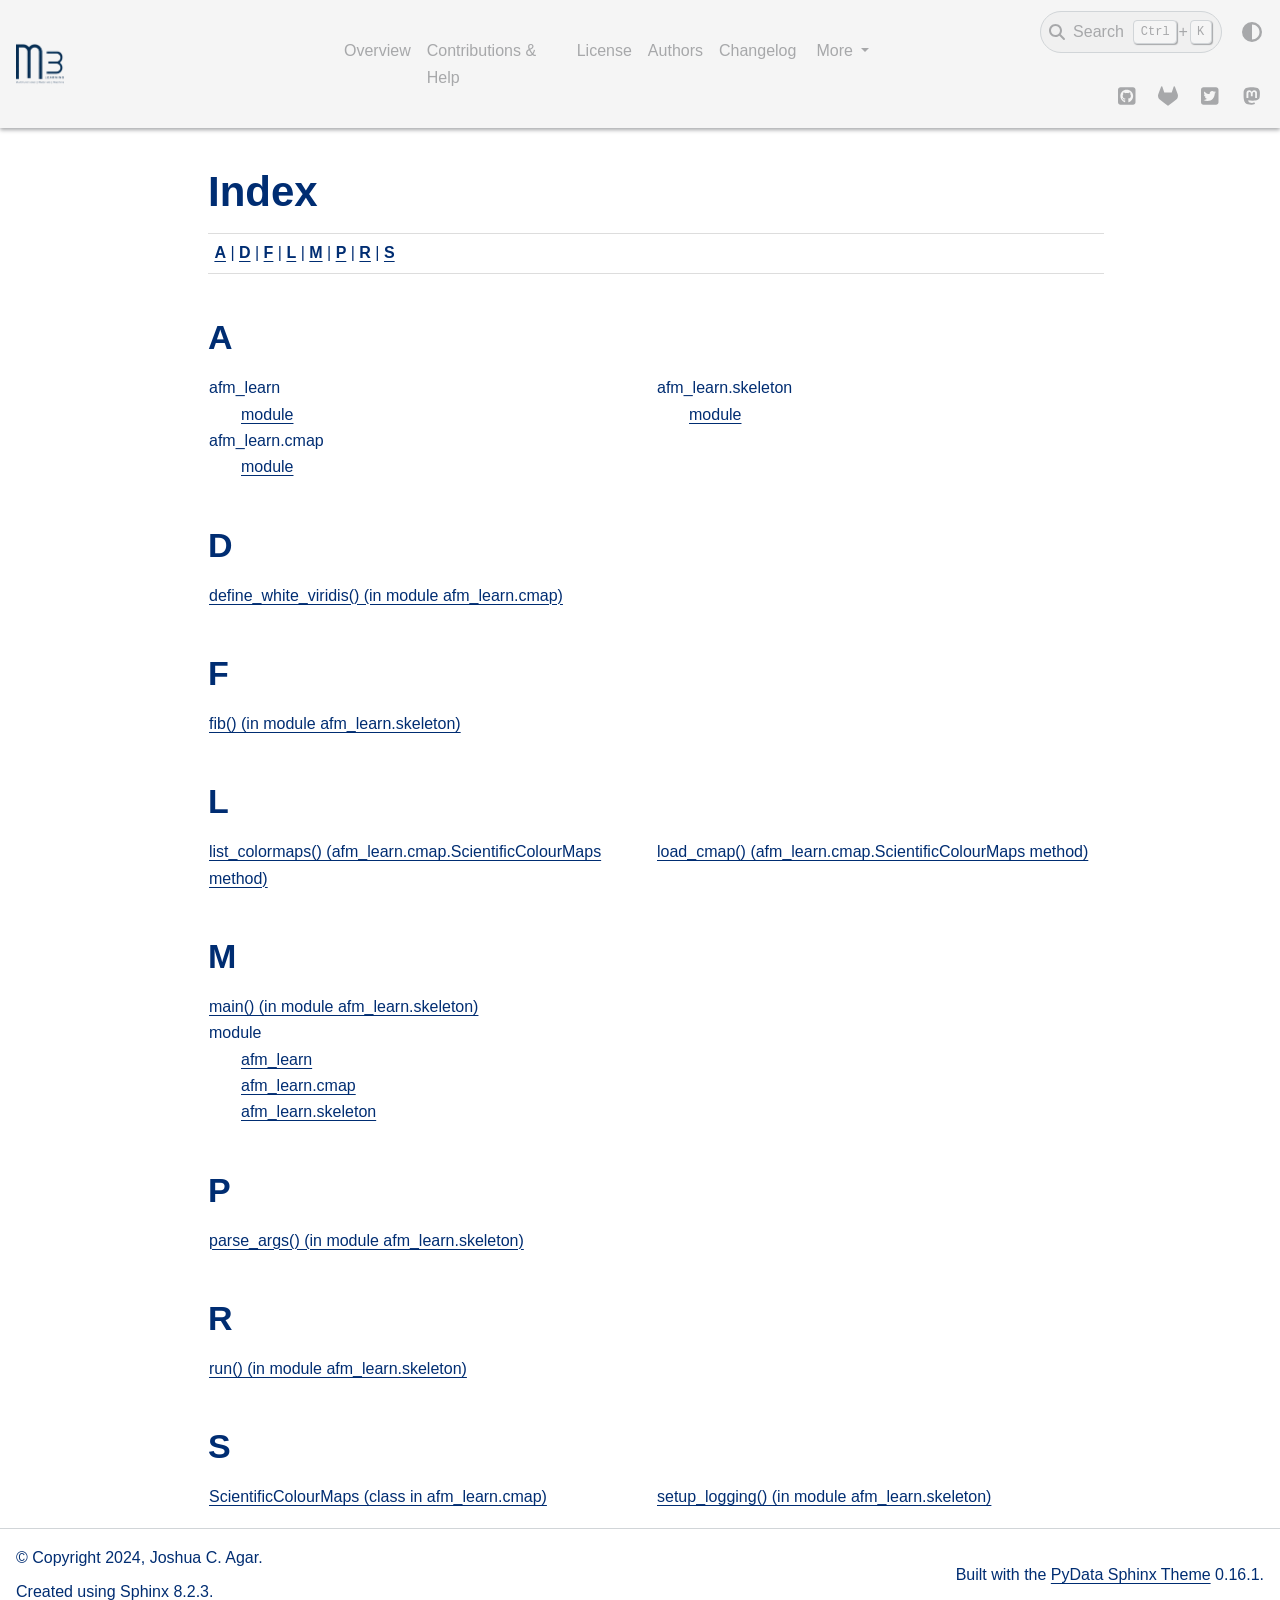
<file: genindex.html>
<!DOCTYPE html>


<html lang="en" data-content_root="./" >

  <head>
    <meta charset="utf-8" />
    <meta name="viewport" content="width=device-width, initial-scale=1.0" />
    <title>Index &#8212; AFM-Learn 0.0.po documentation</title>
  
  
  
  <script data-cfasync="false">
    document.documentElement.dataset.mode = localStorage.getItem("mode") || "";
    document.documentElement.dataset.theme = localStorage.getItem("theme") || "";
  </script>
  <!--
    this give us a css class that will be invisible only if js is disabled
  -->
  <noscript>
    <style>
      .pst-js-only { display: none !important; }

    </style>
  </noscript>
  
  <!-- Loaded before other Sphinx assets -->
  <link href="_static/styles/theme.css?digest=8878045cc6db502f8baf" rel="stylesheet" />
<link href="_static/styles/pydata-sphinx-theme.css?digest=8878045cc6db502f8baf" rel="stylesheet" />

    <link rel="stylesheet" type="text/css" href="_static/pygments.css?v=03e43079" />
    <link rel="stylesheet" type="text/css" href="_static/custom.css?v=19c47fc1" />
  
  <!-- So that users can add custom icons -->
  <script src="_static/scripts/fontawesome.js?digest=8878045cc6db502f8baf"></script>
  <!-- Pre-loaded scripts that we'll load fully later -->
  <link rel="preload" as="script" href="_static/scripts/bootstrap.js?digest=8878045cc6db502f8baf" />
<link rel="preload" as="script" href="_static/scripts/pydata-sphinx-theme.js?digest=8878045cc6db502f8baf" />

    <script src="_static/documentation_options.js?v=fbe5091d"></script>
    <script src="_static/doctools.js?v=9bcbadda"></script>
    <script src="_static/sphinx_highlight.js?v=dc90522c"></script>
    <script>DOCUMENTATION_OPTIONS.pagename = 'genindex';</script>
    <link rel="index" title="Index" href="#" />
    <link rel="search" title="Search" href="search.html" />
  <meta name="viewport" content="width=device-width, initial-scale=1"/>
  <meta name="docsearch:language" content="en"/>
  <meta name="docsearch:version" content="0.0.post1.dev1+g2d2c6f6" />
    <meta name="docbuild:last-update" content="May 29, 2025"/>
  </head>
  
  
  <body data-bs-spy="scroll" data-bs-target=".bd-toc-nav" data-offset="180" data-bs-root-margin="0px 0px -60%" data-default-mode="">

  
  
  <div id="pst-skip-link" class="skip-link d-print-none"><a href="#main-content">Skip to main content</a></div>
  
  <div id="pst-scroll-pixel-helper"></div>
  
  <button type="button" class="btn rounded-pill" id="pst-back-to-top">
    <i class="fa-solid fa-arrow-up"></i>Back to top</button>

  
  <dialog id="pst-search-dialog">
    
<form class="bd-search d-flex align-items-center"
      action="search.html"
      method="get">
  <i class="fa-solid fa-magnifying-glass"></i>
  <input type="search"
         class="form-control"
         name="q"
         placeholder="Search the docs ..."
         aria-label="Search the docs ..."
         autocomplete="off"
         autocorrect="off"
         autocapitalize="off"
         spellcheck="false"/>
  <span class="search-button__kbd-shortcut"><kbd class="kbd-shortcut__modifier">Ctrl</kbd>+<kbd>K</kbd></span>
</form>
  </dialog>

  <div class="pst-async-banner-revealer d-none">
  <aside id="bd-header-version-warning" class="d-none d-print-none" aria-label="Version warning"></aside>
</div>

  
    <header class="bd-header navbar navbar-expand-lg bd-navbar d-print-none">
<div class="bd-header__inner bd-page-width">
  <button class="pst-navbar-icon sidebar-toggle primary-toggle" aria-label="Site navigation">
    <span class="fa-solid fa-bars"></span>
  </button>
  
  
  <div class="col-lg-3 navbar-header-items__start">
    
      <div class="navbar-item">

  
    
  

<a class="navbar-brand logo" href="index.html">
  
  
  
  
  
    
    
      
    
    
    <img src="_static/Drexel_blue_Logo_square_Light.png" class="logo__image only-light" alt="AFM-Learn 0.0.po documentation - Home"/>
    <img src="_static/Drexel_blue_Logo_square_Dark.png" class="logo__image only-dark pst-js-only" alt="AFM-Learn 0.0.po documentation - Home"/>
  
  
</a></div>
    
  </div>
  
  <div class="col-lg-9 navbar-header-items">
    
    <div class="me-auto navbar-header-items__center">
      
        <div class="navbar-item">
<nav>
  <ul class="bd-navbar-elements navbar-nav">
    
<li class="nav-item ">
  <a class="nav-link nav-internal" href="readme.html">
    Overview
  </a>
</li>


<li class="nav-item ">
  <a class="nav-link nav-internal" href="contributing.html">
    Contributions & Help
  </a>
</li>


<li class="nav-item ">
  <a class="nav-link nav-internal" href="license.html">
    License
  </a>
</li>


<li class="nav-item ">
  <a class="nav-link nav-internal" href="authors.html">
    Authors
  </a>
</li>


<li class="nav-item ">
  <a class="nav-link nav-internal" href="changelog.html">
    Changelog
  </a>
</li>

            <li class="nav-item dropdown">
                <button class="btn dropdown-toggle nav-item" type="button"
                data-bs-toggle="dropdown" aria-expanded="false"
                aria-controls="pst-nav-more-links">
                    More
                </button>
                <ul id="pst-nav-more-links" class="dropdown-menu">
                    
<li class=" ">
  <a class="nav-link dropdown-item nav-internal" href="api/modules.html">
    Module Reference
  </a>
</li>

                </ul>
            </li>
            
  </ul>
</nav></div>
      
    </div>
    
    
    <div class="navbar-header-items__end">
      
        <div class="navbar-item navbar-persistent--container">
          

<button class="btn search-button-field search-button__button pst-js-only" title="Search" aria-label="Search" data-bs-placement="bottom" data-bs-toggle="tooltip">
 <i class="fa-solid fa-magnifying-glass"></i>
 <span class="search-button__default-text">Search</span>
 <span class="search-button__kbd-shortcut"><kbd class="kbd-shortcut__modifier">Ctrl</kbd>+<kbd class="kbd-shortcut__modifier">K</kbd></span>
</button>
        </div>
      
      
        <div class="navbar-item">

<button class="btn btn-sm nav-link pst-navbar-icon theme-switch-button pst-js-only" aria-label="Color mode" data-bs-title="Color mode"  data-bs-placement="bottom" data-bs-toggle="tooltip">
  <i class="theme-switch fa-solid fa-sun                fa-lg" data-mode="light" title="Light"></i>
  <i class="theme-switch fa-solid fa-moon               fa-lg" data-mode="dark"  title="Dark"></i>
  <i class="theme-switch fa-solid fa-circle-half-stroke fa-lg" data-mode="auto"  title="System Settings"></i>
</button></div>
      
        <div class="navbar-item"><ul class="navbar-icon-links"
    aria-label="Icon Links">
        <li class="nav-item">
          
          
          
          
          
          
          
          
          <a href="https://github.com/m3-learning/AFM-Learn.git" title="GitHub" class="nav-link pst-navbar-icon" rel="noopener" target="_blank" data-bs-toggle="tooltip" data-bs-placement="bottom"><i class="fab fa-github-square fa-lg" aria-hidden="true"></i>
            <span class="sr-only">GitHub</span></a>
        </li>
        <li class="nav-item">
          
          
          
          
          
          
          
          
          <a href="https://gitlab.com/<your-org>/<your-repo>" title="GitLab" class="nav-link pst-navbar-icon" rel="noopener" target="_blank" data-bs-toggle="tooltip" data-bs-placement="bottom"><i class="fab fa-gitlab fa-lg" aria-hidden="true"></i>
            <span class="sr-only">GitLab</span></a>
        </li>
        <li class="nav-item">
          
          
          
          
          
          
          
          
          <a href="https://twitter.com/<your-handle>" title="Twitter" class="nav-link pst-navbar-icon" rel="noopener" target="_blank" data-bs-toggle="tooltip" data-bs-placement="bottom"><i class="fab fa-twitter-square fa-lg" aria-hidden="true"></i>
            <span class="sr-only">Twitter</span></a>
        </li>
        <li class="nav-item">
          
          
          
          
          
          
          
          
          <a href="https://<your-host>@<your-handle>" title="Mastodon" class="nav-link pst-navbar-icon" rel="noopener" target="_blank" data-bs-toggle="tooltip" data-bs-placement="bottom"><i class="fab fa-mastodon fa-lg" aria-hidden="true"></i>
            <span class="sr-only">Mastodon</span></a>
        </li>
</ul></div>
      
    </div>
    
  </div>
  
  
    <div class="navbar-persistent--mobile">

<button class="btn search-button-field search-button__button pst-js-only" title="Search" aria-label="Search" data-bs-placement="bottom" data-bs-toggle="tooltip">
 <i class="fa-solid fa-magnifying-glass"></i>
 <span class="search-button__default-text">Search</span>
 <span class="search-button__kbd-shortcut"><kbd class="kbd-shortcut__modifier">Ctrl</kbd>+<kbd class="kbd-shortcut__modifier">K</kbd></span>
</button>
    </div>
  

  
</div>

    </header>
  

  <div class="bd-container">
    <div class="bd-container__inner bd-page-width">
      
      
      
        
      
      <dialog id="pst-primary-sidebar-modal"></dialog>
      <div id="pst-primary-sidebar" class="bd-sidebar-primary bd-sidebar hide-on-wide">
        

  
  <div class="sidebar-header-items sidebar-primary__section">
    
    
      <div class="sidebar-header-items__center">
        
          
          
            <div class="navbar-item">
<nav>
  <ul class="bd-navbar-elements navbar-nav">
    
<li class="nav-item ">
  <a class="nav-link nav-internal" href="readme.html">
    Overview
  </a>
</li>


<li class="nav-item ">
  <a class="nav-link nav-internal" href="contributing.html">
    Contributions & Help
  </a>
</li>


<li class="nav-item ">
  <a class="nav-link nav-internal" href="license.html">
    License
  </a>
</li>


<li class="nav-item ">
  <a class="nav-link nav-internal" href="authors.html">
    Authors
  </a>
</li>


<li class="nav-item ">
  <a class="nav-link nav-internal" href="changelog.html">
    Changelog
  </a>
</li>


<li class="nav-item ">
  <a class="nav-link nav-internal" href="api/modules.html">
    Module Reference
  </a>
</li>

  </ul>
</nav></div>
          
        
      </div>
    
    
    
      <div class="sidebar-header-items__end">
        
          <div class="navbar-item">

<button class="btn btn-sm nav-link pst-navbar-icon theme-switch-button pst-js-only" aria-label="Color mode" data-bs-title="Color mode"  data-bs-placement="bottom" data-bs-toggle="tooltip">
  <i class="theme-switch fa-solid fa-sun                fa-lg" data-mode="light" title="Light"></i>
  <i class="theme-switch fa-solid fa-moon               fa-lg" data-mode="dark"  title="Dark"></i>
  <i class="theme-switch fa-solid fa-circle-half-stroke fa-lg" data-mode="auto"  title="System Settings"></i>
</button></div>
        
          <div class="navbar-item"><ul class="navbar-icon-links"
    aria-label="Icon Links">
        <li class="nav-item">
          
          
          
          
          
          
          
          
          <a href="https://github.com/m3-learning/AFM-Learn.git" title="GitHub" class="nav-link pst-navbar-icon" rel="noopener" target="_blank" data-bs-toggle="tooltip" data-bs-placement="bottom"><i class="fab fa-github-square fa-lg" aria-hidden="true"></i>
            <span class="sr-only">GitHub</span></a>
        </li>
        <li class="nav-item">
          
          
          
          
          
          
          
          
          <a href="https://gitlab.com/<your-org>/<your-repo>" title="GitLab" class="nav-link pst-navbar-icon" rel="noopener" target="_blank" data-bs-toggle="tooltip" data-bs-placement="bottom"><i class="fab fa-gitlab fa-lg" aria-hidden="true"></i>
            <span class="sr-only">GitLab</span></a>
        </li>
        <li class="nav-item">
          
          
          
          
          
          
          
          
          <a href="https://twitter.com/<your-handle>" title="Twitter" class="nav-link pst-navbar-icon" rel="noopener" target="_blank" data-bs-toggle="tooltip" data-bs-placement="bottom"><i class="fab fa-twitter-square fa-lg" aria-hidden="true"></i>
            <span class="sr-only">Twitter</span></a>
        </li>
        <li class="nav-item">
          
          
          
          
          
          
          
          
          <a href="https://<your-host>@<your-handle>" title="Mastodon" class="nav-link pst-navbar-icon" rel="noopener" target="_blank" data-bs-toggle="tooltip" data-bs-placement="bottom"><i class="fab fa-mastodon fa-lg" aria-hidden="true"></i>
            <span class="sr-only">Mastodon</span></a>
        </li>
</ul></div>
        
      </div>
    
  </div>
  
  
  <div class="sidebar-primary-items__end sidebar-primary__section">
      <div class="sidebar-primary-item">
<div id="ethical-ad-placement"
      class="flat"
      data-ea-publisher="readthedocs"
      data-ea-type="readthedocs-sidebar"
      data-ea-manual="true">
</div></div>
  </div>


      </div>
      
      <main id="main-content" class="bd-main" role="main">
        
        
          <div class="bd-content">
            <div class="bd-article-container">
              
              <div class="bd-header-article d-print-none"></div>
              
              
              
                
<div id="searchbox"></div>
                <article class="bd-article">
                  

<h1 id="index">Index</h1>

<div class="genindex-jumpbox">
 <a href="#A"><strong>A</strong></a>
 | <a href="#D"><strong>D</strong></a>
 | <a href="#F"><strong>F</strong></a>
 | <a href="#L"><strong>L</strong></a>
 | <a href="#M"><strong>M</strong></a>
 | <a href="#P"><strong>P</strong></a>
 | <a href="#R"><strong>R</strong></a>
 | <a href="#S"><strong>S</strong></a>
 
</div>
<h2 id="A">A</h2>
<table style="width: 100%" class="indextable genindextable"><tr>
  <td style="width: 33%; vertical-align: top;"><ul>
      <li>
    afm_learn

      <ul>
        <li><a href="api/afm_learn.html#module-afm_learn">module</a>
</li>
      </ul></li>
      <li>
    afm_learn.cmap

      <ul>
        <li><a href="api/afm_learn.html#module-afm_learn.cmap">module</a>
</li>
      </ul></li>
  </ul></td>
  <td style="width: 33%; vertical-align: top;"><ul>
      <li>
    afm_learn.skeleton

      <ul>
        <li><a href="api/afm_learn.html#module-afm_learn.skeleton">module</a>
</li>
      </ul></li>
  </ul></td>
</tr></table>

<h2 id="D">D</h2>
<table style="width: 100%" class="indextable genindextable"><tr>
  <td style="width: 33%; vertical-align: top;"><ul>
      <li><a href="api/afm_learn.html#afm_learn.cmap.define_white_viridis">define_white_viridis() (in module afm_learn.cmap)</a>
</li>
  </ul></td>
</tr></table>

<h2 id="F">F</h2>
<table style="width: 100%" class="indextable genindextable"><tr>
  <td style="width: 33%; vertical-align: top;"><ul>
      <li><a href="api/afm_learn.html#afm_learn.skeleton.fib">fib() (in module afm_learn.skeleton)</a>
</li>
  </ul></td>
</tr></table>

<h2 id="L">L</h2>
<table style="width: 100%" class="indextable genindextable"><tr>
  <td style="width: 33%; vertical-align: top;"><ul>
      <li><a href="api/afm_learn.html#afm_learn.cmap.ScientificColourMaps.list_colormaps">list_colormaps() (afm_learn.cmap.ScientificColourMaps method)</a>
</li>
  </ul></td>
  <td style="width: 33%; vertical-align: top;"><ul>
      <li><a href="api/afm_learn.html#afm_learn.cmap.ScientificColourMaps.load_cmap">load_cmap() (afm_learn.cmap.ScientificColourMaps method)</a>
</li>
  </ul></td>
</tr></table>

<h2 id="M">M</h2>
<table style="width: 100%" class="indextable genindextable"><tr>
  <td style="width: 33%; vertical-align: top;"><ul>
      <li><a href="api/afm_learn.html#afm_learn.skeleton.main">main() (in module afm_learn.skeleton)</a>
</li>
      <li>
    module

      <ul>
        <li><a href="api/afm_learn.html#module-afm_learn">afm_learn</a>
</li>
        <li><a href="api/afm_learn.html#module-afm_learn.cmap">afm_learn.cmap</a>
</li>
        <li><a href="api/afm_learn.html#module-afm_learn.skeleton">afm_learn.skeleton</a>
</li>
      </ul></li>
  </ul></td>
</tr></table>

<h2 id="P">P</h2>
<table style="width: 100%" class="indextable genindextable"><tr>
  <td style="width: 33%; vertical-align: top;"><ul>
      <li><a href="api/afm_learn.html#afm_learn.skeleton.parse_args">parse_args() (in module afm_learn.skeleton)</a>
</li>
  </ul></td>
</tr></table>

<h2 id="R">R</h2>
<table style="width: 100%" class="indextable genindextable"><tr>
  <td style="width: 33%; vertical-align: top;"><ul>
      <li><a href="api/afm_learn.html#afm_learn.skeleton.run">run() (in module afm_learn.skeleton)</a>
</li>
  </ul></td>
</tr></table>

<h2 id="S">S</h2>
<table style="width: 100%" class="indextable genindextable"><tr>
  <td style="width: 33%; vertical-align: top;"><ul>
      <li><a href="api/afm_learn.html#afm_learn.cmap.ScientificColourMaps">ScientificColourMaps (class in afm_learn.cmap)</a>
</li>
  </ul></td>
  <td style="width: 33%; vertical-align: top;"><ul>
      <li><a href="api/afm_learn.html#afm_learn.skeleton.setup_logging">setup_logging() (in module afm_learn.skeleton)</a>
</li>
  </ul></td>
</tr></table>



                </article>
              
              
              
              
              
                <footer class="prev-next-footer d-print-none">
                  
<div class="prev-next-area">
</div>
                </footer>
              
            </div>
            
            
              
            
          </div>
          <footer class="bd-footer-content">
            
          </footer>
        
      </main>
    </div>
  </div>
  
  <!-- Scripts loaded after <body> so the DOM is not blocked -->
  <script defer src="_static/scripts/bootstrap.js?digest=8878045cc6db502f8baf"></script>
<script defer src="_static/scripts/pydata-sphinx-theme.js?digest=8878045cc6db502f8baf"></script>

  <footer class="bd-footer">
<div class="bd-footer__inner bd-page-width">
  
    <div class="footer-items__start">
      
        <div class="footer-item">

  <p class="copyright">
    
      © Copyright 2024, Joshua C. Agar.
      <br/>
    
  </p>
</div>
      
        <div class="footer-item">

  <p class="sphinx-version">
    Created using <a href="https://www.sphinx-doc.org/">Sphinx</a> 8.2.3.
    <br/>
  </p>
</div>
      
    </div>
  
  
  
    <div class="footer-items__end">
      
        <div class="footer-item">
<p class="theme-version">
  <!-- # L10n: Setting the PST URL as an argument as this does not need to be localized -->
  Built with the <a href="https://pydata-sphinx-theme.readthedocs.io/en/stable/index.html">PyData Sphinx Theme</a> 0.16.1.
</p></div>
      
    </div>
  
</div>

  </footer>
  </body>
</html>
</file>
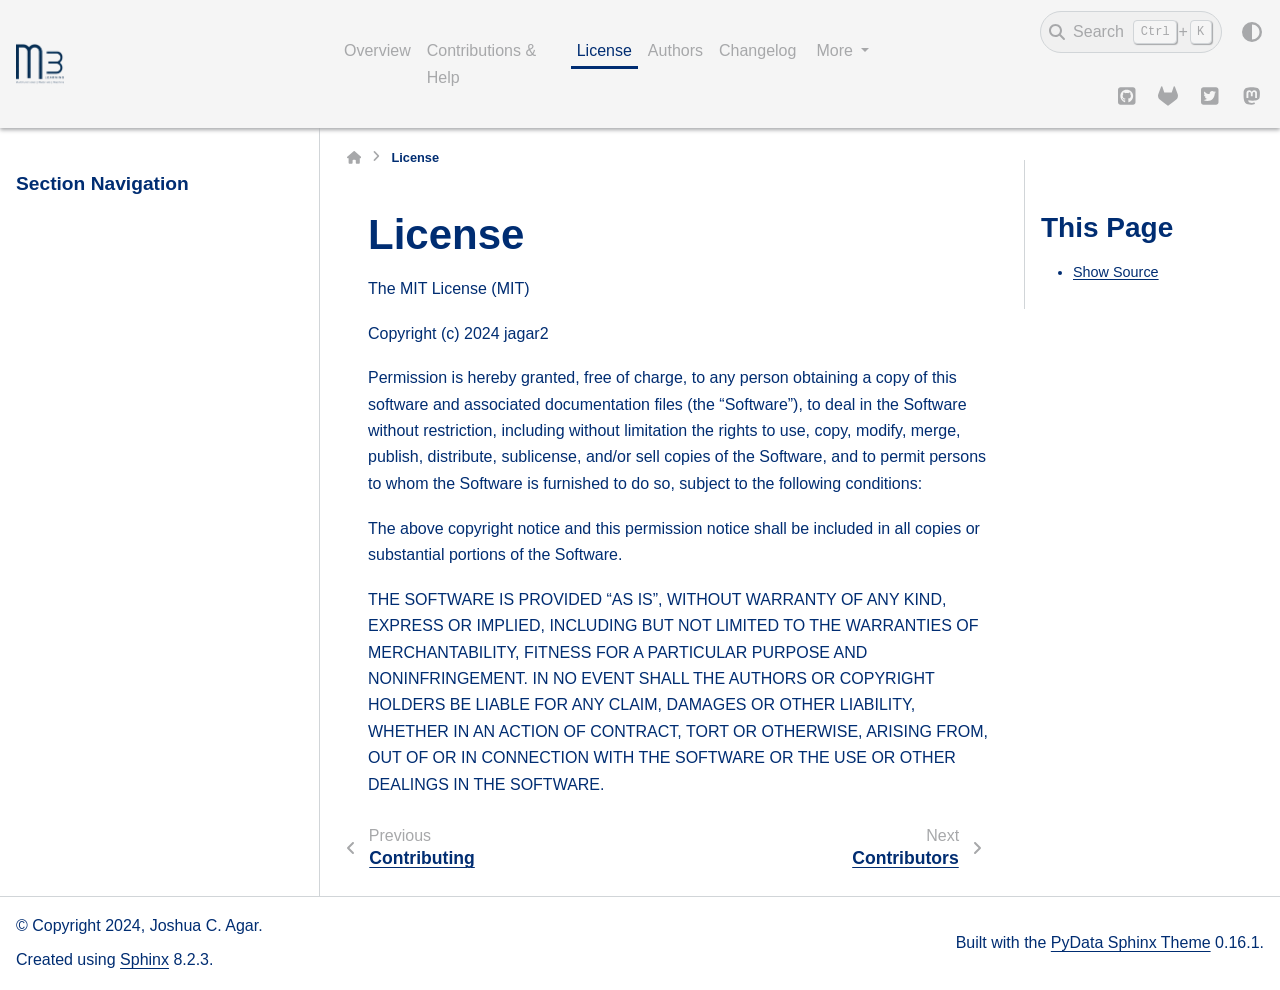
<file: license.html>
<!DOCTYPE html>


<html lang="en" data-content_root="./" >

  <head>
    <meta charset="utf-8" />
    <meta name="viewport" content="width=device-width, initial-scale=1.0" /><meta name="viewport" content="width=device-width, initial-scale=1" />

    <title>License &#8212; AFM-Learn 0.0.po documentation</title>
  
  
  
  <script data-cfasync="false">
    document.documentElement.dataset.mode = localStorage.getItem("mode") || "";
    document.documentElement.dataset.theme = localStorage.getItem("theme") || "";
  </script>
  <!--
    this give us a css class that will be invisible only if js is disabled
  -->
  <noscript>
    <style>
      .pst-js-only { display: none !important; }

    </style>
  </noscript>
  
  <!-- Loaded before other Sphinx assets -->
  <link href="_static/styles/theme.css?digest=8878045cc6db502f8baf" rel="stylesheet" />
<link href="_static/styles/pydata-sphinx-theme.css?digest=8878045cc6db502f8baf" rel="stylesheet" />

    <link rel="stylesheet" type="text/css" href="_static/pygments.css?v=03e43079" />
    <link rel="stylesheet" type="text/css" href="_static/custom.css?v=19c47fc1" />
  
  <!-- So that users can add custom icons -->
  <script src="_static/scripts/fontawesome.js?digest=8878045cc6db502f8baf"></script>
  <!-- Pre-loaded scripts that we'll load fully later -->
  <link rel="preload" as="script" href="_static/scripts/bootstrap.js?digest=8878045cc6db502f8baf" />
<link rel="preload" as="script" href="_static/scripts/pydata-sphinx-theme.js?digest=8878045cc6db502f8baf" />

    <script src="_static/documentation_options.js?v=fbe5091d"></script>
    <script src="_static/doctools.js?v=9bcbadda"></script>
    <script src="_static/sphinx_highlight.js?v=dc90522c"></script>
    <script>DOCUMENTATION_OPTIONS.pagename = 'license';</script>
    <link rel="index" title="Index" href="genindex.html" />
    <link rel="search" title="Search" href="search.html" />
    <link rel="next" title="Contributors" href="authors.html" />
    <link rel="prev" title="Contributing" href="contributing.html" />
  <meta name="viewport" content="width=device-width, initial-scale=1"/>
  <meta name="docsearch:language" content="en"/>
  <meta name="docsearch:version" content="0.0.post1.dev1+g2d2c6f6" />
    <meta name="docbuild:last-update" content="May 29, 2025"/>
  </head>
  
  
  <body data-bs-spy="scroll" data-bs-target=".bd-toc-nav" data-offset="180" data-bs-root-margin="0px 0px -60%" data-default-mode="">

  
  
  <div id="pst-skip-link" class="skip-link d-print-none"><a href="#main-content">Skip to main content</a></div>
  
  <div id="pst-scroll-pixel-helper"></div>
  
  <button type="button" class="btn rounded-pill" id="pst-back-to-top">
    <i class="fa-solid fa-arrow-up"></i>Back to top</button>

  
  <dialog id="pst-search-dialog">
    
<form class="bd-search d-flex align-items-center"
      action="search.html"
      method="get">
  <i class="fa-solid fa-magnifying-glass"></i>
  <input type="search"
         class="form-control"
         name="q"
         placeholder="Search the docs ..."
         aria-label="Search the docs ..."
         autocomplete="off"
         autocorrect="off"
         autocapitalize="off"
         spellcheck="false"/>
  <span class="search-button__kbd-shortcut"><kbd class="kbd-shortcut__modifier">Ctrl</kbd>+<kbd>K</kbd></span>
</form>
  </dialog>

  <div class="pst-async-banner-revealer d-none">
  <aside id="bd-header-version-warning" class="d-none d-print-none" aria-label="Version warning"></aside>
</div>

  
    <header class="bd-header navbar navbar-expand-lg bd-navbar d-print-none">
<div class="bd-header__inner bd-page-width">
  <button class="pst-navbar-icon sidebar-toggle primary-toggle" aria-label="Site navigation">
    <span class="fa-solid fa-bars"></span>
  </button>
  
  
  <div class="col-lg-3 navbar-header-items__start">
    
      <div class="navbar-item">

  
    
  

<a class="navbar-brand logo" href="index.html">
  
  
  
  
  
    
    
      
    
    
    <img src="_static/Drexel_blue_Logo_square_Light.png" class="logo__image only-light" alt="AFM-Learn 0.0.po documentation - Home"/>
    <img src="_static/Drexel_blue_Logo_square_Dark.png" class="logo__image only-dark pst-js-only" alt="AFM-Learn 0.0.po documentation - Home"/>
  
  
</a></div>
    
  </div>
  
  <div class="col-lg-9 navbar-header-items">
    
    <div class="me-auto navbar-header-items__center">
      
        <div class="navbar-item">
<nav>
  <ul class="bd-navbar-elements navbar-nav">
    
<li class="nav-item ">
  <a class="nav-link nav-internal" href="readme.html">
    Overview
  </a>
</li>


<li class="nav-item ">
  <a class="nav-link nav-internal" href="contributing.html">
    Contributions & Help
  </a>
</li>


<li class="nav-item current active">
  <a class="nav-link nav-internal" href="#">
    License
  </a>
</li>


<li class="nav-item ">
  <a class="nav-link nav-internal" href="authors.html">
    Authors
  </a>
</li>


<li class="nav-item ">
  <a class="nav-link nav-internal" href="changelog.html">
    Changelog
  </a>
</li>

            <li class="nav-item dropdown">
                <button class="btn dropdown-toggle nav-item" type="button"
                data-bs-toggle="dropdown" aria-expanded="false"
                aria-controls="pst-nav-more-links">
                    More
                </button>
                <ul id="pst-nav-more-links" class="dropdown-menu">
                    
<li class=" ">
  <a class="nav-link dropdown-item nav-internal" href="api/modules.html">
    Module Reference
  </a>
</li>

                </ul>
            </li>
            
  </ul>
</nav></div>
      
    </div>
    
    
    <div class="navbar-header-items__end">
      
        <div class="navbar-item navbar-persistent--container">
          

<button class="btn search-button-field search-button__button pst-js-only" title="Search" aria-label="Search" data-bs-placement="bottom" data-bs-toggle="tooltip">
 <i class="fa-solid fa-magnifying-glass"></i>
 <span class="search-button__default-text">Search</span>
 <span class="search-button__kbd-shortcut"><kbd class="kbd-shortcut__modifier">Ctrl</kbd>+<kbd class="kbd-shortcut__modifier">K</kbd></span>
</button>
        </div>
      
      
        <div class="navbar-item">

<button class="btn btn-sm nav-link pst-navbar-icon theme-switch-button pst-js-only" aria-label="Color mode" data-bs-title="Color mode"  data-bs-placement="bottom" data-bs-toggle="tooltip">
  <i class="theme-switch fa-solid fa-sun                fa-lg" data-mode="light" title="Light"></i>
  <i class="theme-switch fa-solid fa-moon               fa-lg" data-mode="dark"  title="Dark"></i>
  <i class="theme-switch fa-solid fa-circle-half-stroke fa-lg" data-mode="auto"  title="System Settings"></i>
</button></div>
      
        <div class="navbar-item"><ul class="navbar-icon-links"
    aria-label="Icon Links">
        <li class="nav-item">
          
          
          
          
          
          
          
          
          <a href="https://github.com/m3-learning/AFM-Learn.git" title="GitHub" class="nav-link pst-navbar-icon" rel="noopener" target="_blank" data-bs-toggle="tooltip" data-bs-placement="bottom"><i class="fab fa-github-square fa-lg" aria-hidden="true"></i>
            <span class="sr-only">GitHub</span></a>
        </li>
        <li class="nav-item">
          
          
          
          
          
          
          
          
          <a href="https://gitlab.com/<your-org>/<your-repo>" title="GitLab" class="nav-link pst-navbar-icon" rel="noopener" target="_blank" data-bs-toggle="tooltip" data-bs-placement="bottom"><i class="fab fa-gitlab fa-lg" aria-hidden="true"></i>
            <span class="sr-only">GitLab</span></a>
        </li>
        <li class="nav-item">
          
          
          
          
          
          
          
          
          <a href="https://twitter.com/<your-handle>" title="Twitter" class="nav-link pst-navbar-icon" rel="noopener" target="_blank" data-bs-toggle="tooltip" data-bs-placement="bottom"><i class="fab fa-twitter-square fa-lg" aria-hidden="true"></i>
            <span class="sr-only">Twitter</span></a>
        </li>
        <li class="nav-item">
          
          
          
          
          
          
          
          
          <a href="https://<your-host>@<your-handle>" title="Mastodon" class="nav-link pst-navbar-icon" rel="noopener" target="_blank" data-bs-toggle="tooltip" data-bs-placement="bottom"><i class="fab fa-mastodon fa-lg" aria-hidden="true"></i>
            <span class="sr-only">Mastodon</span></a>
        </li>
</ul></div>
      
    </div>
    
  </div>
  
  
    <div class="navbar-persistent--mobile">

<button class="btn search-button-field search-button__button pst-js-only" title="Search" aria-label="Search" data-bs-placement="bottom" data-bs-toggle="tooltip">
 <i class="fa-solid fa-magnifying-glass"></i>
 <span class="search-button__default-text">Search</span>
 <span class="search-button__kbd-shortcut"><kbd class="kbd-shortcut__modifier">Ctrl</kbd>+<kbd class="kbd-shortcut__modifier">K</kbd></span>
</button>
    </div>
  

  
    <button class="pst-navbar-icon sidebar-toggle secondary-toggle" aria-label="On this page">
      <span class="fa-solid fa-outdent"></span>
    </button>
  
</div>

    </header>
  

  <div class="bd-container">
    <div class="bd-container__inner bd-page-width">
      
      
      
      <dialog id="pst-primary-sidebar-modal"></dialog>
      <div id="pst-primary-sidebar" class="bd-sidebar-primary bd-sidebar">
        

  
  <div class="sidebar-header-items sidebar-primary__section">
    
    
      <div class="sidebar-header-items__center">
        
          
          
            <div class="navbar-item">
<nav>
  <ul class="bd-navbar-elements navbar-nav">
    
<li class="nav-item ">
  <a class="nav-link nav-internal" href="readme.html">
    Overview
  </a>
</li>


<li class="nav-item ">
  <a class="nav-link nav-internal" href="contributing.html">
    Contributions & Help
  </a>
</li>


<li class="nav-item current active">
  <a class="nav-link nav-internal" href="#">
    License
  </a>
</li>


<li class="nav-item ">
  <a class="nav-link nav-internal" href="authors.html">
    Authors
  </a>
</li>


<li class="nav-item ">
  <a class="nav-link nav-internal" href="changelog.html">
    Changelog
  </a>
</li>


<li class="nav-item ">
  <a class="nav-link nav-internal" href="api/modules.html">
    Module Reference
  </a>
</li>

  </ul>
</nav></div>
          
        
      </div>
    
    
    
      <div class="sidebar-header-items__end">
        
          <div class="navbar-item">

<button class="btn btn-sm nav-link pst-navbar-icon theme-switch-button pst-js-only" aria-label="Color mode" data-bs-title="Color mode"  data-bs-placement="bottom" data-bs-toggle="tooltip">
  <i class="theme-switch fa-solid fa-sun                fa-lg" data-mode="light" title="Light"></i>
  <i class="theme-switch fa-solid fa-moon               fa-lg" data-mode="dark"  title="Dark"></i>
  <i class="theme-switch fa-solid fa-circle-half-stroke fa-lg" data-mode="auto"  title="System Settings"></i>
</button></div>
        
          <div class="navbar-item"><ul class="navbar-icon-links"
    aria-label="Icon Links">
        <li class="nav-item">
          
          
          
          
          
          
          
          
          <a href="https://github.com/m3-learning/AFM-Learn.git" title="GitHub" class="nav-link pst-navbar-icon" rel="noopener" target="_blank" data-bs-toggle="tooltip" data-bs-placement="bottom"><i class="fab fa-github-square fa-lg" aria-hidden="true"></i>
            <span class="sr-only">GitHub</span></a>
        </li>
        <li class="nav-item">
          
          
          
          
          
          
          
          
          <a href="https://gitlab.com/<your-org>/<your-repo>" title="GitLab" class="nav-link pst-navbar-icon" rel="noopener" target="_blank" data-bs-toggle="tooltip" data-bs-placement="bottom"><i class="fab fa-gitlab fa-lg" aria-hidden="true"></i>
            <span class="sr-only">GitLab</span></a>
        </li>
        <li class="nav-item">
          
          
          
          
          
          
          
          
          <a href="https://twitter.com/<your-handle>" title="Twitter" class="nav-link pst-navbar-icon" rel="noopener" target="_blank" data-bs-toggle="tooltip" data-bs-placement="bottom"><i class="fab fa-twitter-square fa-lg" aria-hidden="true"></i>
            <span class="sr-only">Twitter</span></a>
        </li>
        <li class="nav-item">
          
          
          
          
          
          
          
          
          <a href="https://<your-host>@<your-handle>" title="Mastodon" class="nav-link pst-navbar-icon" rel="noopener" target="_blank" data-bs-toggle="tooltip" data-bs-placement="bottom"><i class="fab fa-mastodon fa-lg" aria-hidden="true"></i>
            <span class="sr-only">Mastodon</span></a>
        </li>
</ul></div>
        
      </div>
    
  </div>
  
    <div class="sidebar-primary-items__start sidebar-primary__section">
        <div class="sidebar-primary-item">
<nav class="bd-docs-nav bd-links"
     aria-label="Section Navigation">
  <p class="bd-links__title" role="heading" aria-level="1">Section Navigation</p>
  <div class="bd-toc-item navbar-nav"></div>
</nav></div>
    </div>
  
  
  <div class="sidebar-primary-items__end sidebar-primary__section">
      <div class="sidebar-primary-item">
<div id="ethical-ad-placement"
      class="flat"
      data-ea-publisher="readthedocs"
      data-ea-type="readthedocs-sidebar"
      data-ea-manual="true">
</div></div>
  </div>


      </div>
      
      <main id="main-content" class="bd-main" role="main">
        
        
          <div class="bd-content">
            <div class="bd-article-container">
              
              <div class="bd-header-article d-print-none">
<div class="header-article-items header-article__inner">
  
    <div class="header-article-items__start">
      
        <div class="header-article-item">

<nav aria-label="Breadcrumb" class="d-print-none">
  <ul class="bd-breadcrumbs">
    
    <li class="breadcrumb-item breadcrumb-home">
      <a href="index.html" class="nav-link" aria-label="Home">
        <i class="fa-solid fa-home"></i>
      </a>
    </li>
    <li class="breadcrumb-item active" aria-current="page"><span class="ellipsis">License</span></li>
  </ul>
</nav>
</div>
      
    </div>
  
  
</div>
</div>
              
              
              
                
<div id="searchbox"></div>
                <article class="bd-article">
                  
  <section id="license">
<span id="id1"></span><h1>License<a class="headerlink" href="#license" title="Link to this heading">#</a></h1>
<p>The MIT License (MIT)</p>
<p>Copyright (c) 2024 jagar2</p>
<p>Permission is hereby granted, free of charge, to any person obtaining a copy
of this software and associated documentation files (the “Software”), to deal
in the Software without restriction, including without limitation the rights
to use, copy, modify, merge, publish, distribute, sublicense, and/or sell
copies of the Software, and to permit persons to whom the Software is
furnished to do so, subject to the following conditions:</p>
<p>The above copyright notice and this permission notice shall be included in all
copies or substantial portions of the Software.</p>
<p>THE SOFTWARE IS PROVIDED “AS IS”, WITHOUT WARRANTY OF ANY KIND, EXPRESS OR
IMPLIED, INCLUDING BUT NOT LIMITED TO THE WARRANTIES OF MERCHANTABILITY,
FITNESS FOR A PARTICULAR PURPOSE AND NONINFRINGEMENT. IN NO EVENT SHALL THE
AUTHORS OR COPYRIGHT HOLDERS BE LIABLE FOR ANY CLAIM, DAMAGES OR OTHER
LIABILITY, WHETHER IN AN ACTION OF CONTRACT, TORT OR OTHERWISE, ARISING FROM,
OUT OF OR IN CONNECTION WITH THE SOFTWARE OR THE USE OR OTHER DEALINGS IN THE
SOFTWARE.</p>
</section>


                </article>
              
              
              
              
              
                <footer class="prev-next-footer d-print-none">
                  
<div class="prev-next-area">
    <a class="left-prev"
       href="contributing.html"
       title="previous page">
      <i class="fa-solid fa-angle-left"></i>
      <div class="prev-next-info">
        <p class="prev-next-subtitle">previous</p>
        <p class="prev-next-title">Contributing</p>
      </div>
    </a>
    <a class="right-next"
       href="authors.html"
       title="next page">
      <div class="prev-next-info">
        <p class="prev-next-subtitle">next</p>
        <p class="prev-next-title">Contributors</p>
      </div>
      <i class="fa-solid fa-angle-right"></i>
    </a>
</div>
                </footer>
              
            </div>
            
            
              
                <dialog id="pst-secondary-sidebar-modal"></dialog>
                <div id="pst-secondary-sidebar" class="bd-sidebar-secondary bd-toc"><div class="sidebar-secondary-items sidebar-secondary__inner">


  <div class="sidebar-secondary-item">
  <div role="note" aria-label="source link">
    <h3>This Page</h3>
    <ul class="this-page-menu">
      <li><a href="_sources/license.rst.txt"
            rel="nofollow">Show Source</a></li>
    </ul>
   </div></div>

</div></div>
              
            
          </div>
          <footer class="bd-footer-content">
            
          </footer>
        
      </main>
    </div>
  </div>
  
  <!-- Scripts loaded after <body> so the DOM is not blocked -->
  <script defer src="_static/scripts/bootstrap.js?digest=8878045cc6db502f8baf"></script>
<script defer src="_static/scripts/pydata-sphinx-theme.js?digest=8878045cc6db502f8baf"></script>

  <footer class="bd-footer">
<div class="bd-footer__inner bd-page-width">
  
    <div class="footer-items__start">
      
        <div class="footer-item">

  <p class="copyright">
    
      © Copyright 2024, Joshua C. Agar.
      <br/>
    
  </p>
</div>
      
        <div class="footer-item">

  <p class="sphinx-version">
    Created using <a href="https://www.sphinx-doc.org/">Sphinx</a> 8.2.3.
    <br/>
  </p>
</div>
      
    </div>
  
  
  
    <div class="footer-items__end">
      
        <div class="footer-item">
<p class="theme-version">
  <!-- # L10n: Setting the PST URL as an argument as this does not need to be localized -->
  Built with the <a href="https://pydata-sphinx-theme.readthedocs.io/en/stable/index.html">PyData Sphinx Theme</a> 0.16.1.
</p></div>
      
    </div>
  
</div>

  </footer>
  </body>
</html>
</file>
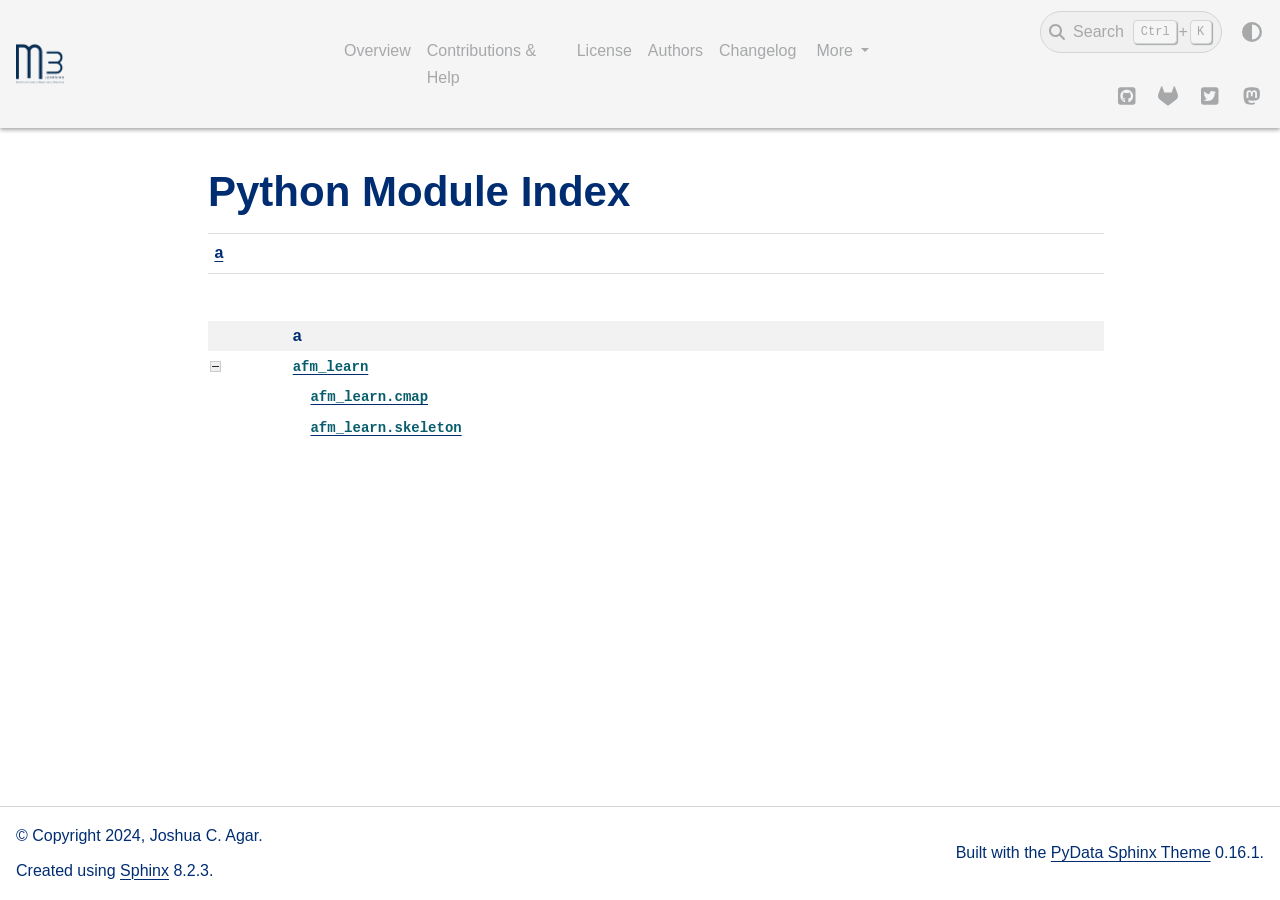
<file: py-modindex.html>
<!DOCTYPE html>


<html lang="en" data-content_root="./" >

  <head>
    <meta charset="utf-8" />
    <meta name="viewport" content="width=device-width, initial-scale=1.0" />
    <title>Python Module Index &#8212; AFM-Learn 0.0.po documentation</title>
  
  
  
  <script data-cfasync="false">
    document.documentElement.dataset.mode = localStorage.getItem("mode") || "";
    document.documentElement.dataset.theme = localStorage.getItem("theme") || "";
  </script>
  <!--
    this give us a css class that will be invisible only if js is disabled
  -->
  <noscript>
    <style>
      .pst-js-only { display: none !important; }

    </style>
  </noscript>
  
  <!-- Loaded before other Sphinx assets -->
  <link href="_static/styles/theme.css?digest=8878045cc6db502f8baf" rel="stylesheet" />
<link href="_static/styles/pydata-sphinx-theme.css?digest=8878045cc6db502f8baf" rel="stylesheet" />

    <link rel="stylesheet" type="text/css" href="_static/pygments.css?v=03e43079" />
    <link rel="stylesheet" type="text/css" href="_static/custom.css?v=19c47fc1" />
  
  <!-- So that users can add custom icons -->
  <script src="_static/scripts/fontawesome.js?digest=8878045cc6db502f8baf"></script>
  <!-- Pre-loaded scripts that we'll load fully later -->
  <link rel="preload" as="script" href="_static/scripts/bootstrap.js?digest=8878045cc6db502f8baf" />
<link rel="preload" as="script" href="_static/scripts/pydata-sphinx-theme.js?digest=8878045cc6db502f8baf" />

    <script src="_static/documentation_options.js?v=fbe5091d"></script>
    <script src="_static/doctools.js?v=9bcbadda"></script>
    <script src="_static/sphinx_highlight.js?v=dc90522c"></script>
    <script>DOCUMENTATION_OPTIONS.pagename = 'py-modindex';</script>
    <link rel="index" title="Index" href="genindex.html" />
    <link rel="search" title="Search" href="search.html" />

  <meta name="viewport" content="width=device-width, initial-scale=1"/>
  <meta name="docsearch:language" content="en"/>
  <meta name="docsearch:version" content="0.0.post1.dev1+g2d2c6f6" />
    <meta name="docbuild:last-update" content="May 29, 2025"/>


  </head>
  
  
  <body data-bs-spy="scroll" data-bs-target=".bd-toc-nav" data-offset="180" data-bs-root-margin="0px 0px -60%" data-default-mode="">

  
  
  <div id="pst-skip-link" class="skip-link d-print-none"><a href="#main-content">Skip to main content</a></div>
  
  <div id="pst-scroll-pixel-helper"></div>
  
  <button type="button" class="btn rounded-pill" id="pst-back-to-top">
    <i class="fa-solid fa-arrow-up"></i>Back to top</button>

  
  <dialog id="pst-search-dialog">
    
<form class="bd-search d-flex align-items-center"
      action="search.html"
      method="get">
  <i class="fa-solid fa-magnifying-glass"></i>
  <input type="search"
         class="form-control"
         name="q"
         placeholder="Search the docs ..."
         aria-label="Search the docs ..."
         autocomplete="off"
         autocorrect="off"
         autocapitalize="off"
         spellcheck="false"/>
  <span class="search-button__kbd-shortcut"><kbd class="kbd-shortcut__modifier">Ctrl</kbd>+<kbd>K</kbd></span>
</form>
  </dialog>

  <div class="pst-async-banner-revealer d-none">
  <aside id="bd-header-version-warning" class="d-none d-print-none" aria-label="Version warning"></aside>
</div>

  
    <header class="bd-header navbar navbar-expand-lg bd-navbar d-print-none">
<div class="bd-header__inner bd-page-width">
  <button class="pst-navbar-icon sidebar-toggle primary-toggle" aria-label="Site navigation">
    <span class="fa-solid fa-bars"></span>
  </button>
  
  
  <div class="col-lg-3 navbar-header-items__start">
    
      <div class="navbar-item">

  
    
  

<a class="navbar-brand logo" href="index.html">
  
  
  
  
  
    
    
      
    
    
    <img src="_static/Drexel_blue_Logo_square_Light.png" class="logo__image only-light" alt="AFM-Learn 0.0.po documentation - Home"/>
    <img src="_static/Drexel_blue_Logo_square_Dark.png" class="logo__image only-dark pst-js-only" alt="AFM-Learn 0.0.po documentation - Home"/>
  
  
</a></div>
    
  </div>
  
  <div class="col-lg-9 navbar-header-items">
    
    <div class="me-auto navbar-header-items__center">
      
        <div class="navbar-item">
<nav>
  <ul class="bd-navbar-elements navbar-nav">
    
<li class="nav-item ">
  <a class="nav-link nav-internal" href="readme.html">
    Overview
  </a>
</li>


<li class="nav-item ">
  <a class="nav-link nav-internal" href="contributing.html">
    Contributions & Help
  </a>
</li>


<li class="nav-item ">
  <a class="nav-link nav-internal" href="license.html">
    License
  </a>
</li>


<li class="nav-item ">
  <a class="nav-link nav-internal" href="authors.html">
    Authors
  </a>
</li>


<li class="nav-item ">
  <a class="nav-link nav-internal" href="changelog.html">
    Changelog
  </a>
</li>

            <li class="nav-item dropdown">
                <button class="btn dropdown-toggle nav-item" type="button"
                data-bs-toggle="dropdown" aria-expanded="false"
                aria-controls="pst-nav-more-links">
                    More
                </button>
                <ul id="pst-nav-more-links" class="dropdown-menu">
                    
<li class=" ">
  <a class="nav-link dropdown-item nav-internal" href="api/modules.html">
    Module Reference
  </a>
</li>

                </ul>
            </li>
            
  </ul>
</nav></div>
      
    </div>
    
    
    <div class="navbar-header-items__end">
      
        <div class="navbar-item navbar-persistent--container">
          

<button class="btn search-button-field search-button__button pst-js-only" title="Search" aria-label="Search" data-bs-placement="bottom" data-bs-toggle="tooltip">
 <i class="fa-solid fa-magnifying-glass"></i>
 <span class="search-button__default-text">Search</span>
 <span class="search-button__kbd-shortcut"><kbd class="kbd-shortcut__modifier">Ctrl</kbd>+<kbd class="kbd-shortcut__modifier">K</kbd></span>
</button>
        </div>
      
      
        <div class="navbar-item">

<button class="btn btn-sm nav-link pst-navbar-icon theme-switch-button pst-js-only" aria-label="Color mode" data-bs-title="Color mode"  data-bs-placement="bottom" data-bs-toggle="tooltip">
  <i class="theme-switch fa-solid fa-sun                fa-lg" data-mode="light" title="Light"></i>
  <i class="theme-switch fa-solid fa-moon               fa-lg" data-mode="dark"  title="Dark"></i>
  <i class="theme-switch fa-solid fa-circle-half-stroke fa-lg" data-mode="auto"  title="System Settings"></i>
</button></div>
      
        <div class="navbar-item"><ul class="navbar-icon-links"
    aria-label="Icon Links">
        <li class="nav-item">
          
          
          
          
          
          
          
          
          <a href="https://github.com/m3-learning/AFM-Learn.git" title="GitHub" class="nav-link pst-navbar-icon" rel="noopener" target="_blank" data-bs-toggle="tooltip" data-bs-placement="bottom"><i class="fab fa-github-square fa-lg" aria-hidden="true"></i>
            <span class="sr-only">GitHub</span></a>
        </li>
        <li class="nav-item">
          
          
          
          
          
          
          
          
          <a href="https://gitlab.com/<your-org>/<your-repo>" title="GitLab" class="nav-link pst-navbar-icon" rel="noopener" target="_blank" data-bs-toggle="tooltip" data-bs-placement="bottom"><i class="fab fa-gitlab fa-lg" aria-hidden="true"></i>
            <span class="sr-only">GitLab</span></a>
        </li>
        <li class="nav-item">
          
          
          
          
          
          
          
          
          <a href="https://twitter.com/<your-handle>" title="Twitter" class="nav-link pst-navbar-icon" rel="noopener" target="_blank" data-bs-toggle="tooltip" data-bs-placement="bottom"><i class="fab fa-twitter-square fa-lg" aria-hidden="true"></i>
            <span class="sr-only">Twitter</span></a>
        </li>
        <li class="nav-item">
          
          
          
          
          
          
          
          
          <a href="https://<your-host>@<your-handle>" title="Mastodon" class="nav-link pst-navbar-icon" rel="noopener" target="_blank" data-bs-toggle="tooltip" data-bs-placement="bottom"><i class="fab fa-mastodon fa-lg" aria-hidden="true"></i>
            <span class="sr-only">Mastodon</span></a>
        </li>
</ul></div>
      
    </div>
    
  </div>
  
  
    <div class="navbar-persistent--mobile">

<button class="btn search-button-field search-button__button pst-js-only" title="Search" aria-label="Search" data-bs-placement="bottom" data-bs-toggle="tooltip">
 <i class="fa-solid fa-magnifying-glass"></i>
 <span class="search-button__default-text">Search</span>
 <span class="search-button__kbd-shortcut"><kbd class="kbd-shortcut__modifier">Ctrl</kbd>+<kbd class="kbd-shortcut__modifier">K</kbd></span>
</button>
    </div>
  

  
</div>

    </header>
  

  <div class="bd-container">
    <div class="bd-container__inner bd-page-width">
      
      
      
        
      
      <dialog id="pst-primary-sidebar-modal"></dialog>
      <div id="pst-primary-sidebar" class="bd-sidebar-primary bd-sidebar hide-on-wide">
        

  
  <div class="sidebar-header-items sidebar-primary__section">
    
    
      <div class="sidebar-header-items__center">
        
          
          
            <div class="navbar-item">
<nav>
  <ul class="bd-navbar-elements navbar-nav">
    
<li class="nav-item ">
  <a class="nav-link nav-internal" href="readme.html">
    Overview
  </a>
</li>


<li class="nav-item ">
  <a class="nav-link nav-internal" href="contributing.html">
    Contributions & Help
  </a>
</li>


<li class="nav-item ">
  <a class="nav-link nav-internal" href="license.html">
    License
  </a>
</li>


<li class="nav-item ">
  <a class="nav-link nav-internal" href="authors.html">
    Authors
  </a>
</li>


<li class="nav-item ">
  <a class="nav-link nav-internal" href="changelog.html">
    Changelog
  </a>
</li>


<li class="nav-item ">
  <a class="nav-link nav-internal" href="api/modules.html">
    Module Reference
  </a>
</li>

  </ul>
</nav></div>
          
        
      </div>
    
    
    
      <div class="sidebar-header-items__end">
        
          <div class="navbar-item">

<button class="btn btn-sm nav-link pst-navbar-icon theme-switch-button pst-js-only" aria-label="Color mode" data-bs-title="Color mode"  data-bs-placement="bottom" data-bs-toggle="tooltip">
  <i class="theme-switch fa-solid fa-sun                fa-lg" data-mode="light" title="Light"></i>
  <i class="theme-switch fa-solid fa-moon               fa-lg" data-mode="dark"  title="Dark"></i>
  <i class="theme-switch fa-solid fa-circle-half-stroke fa-lg" data-mode="auto"  title="System Settings"></i>
</button></div>
        
          <div class="navbar-item"><ul class="navbar-icon-links"
    aria-label="Icon Links">
        <li class="nav-item">
          
          
          
          
          
          
          
          
          <a href="https://github.com/m3-learning/AFM-Learn.git" title="GitHub" class="nav-link pst-navbar-icon" rel="noopener" target="_blank" data-bs-toggle="tooltip" data-bs-placement="bottom"><i class="fab fa-github-square fa-lg" aria-hidden="true"></i>
            <span class="sr-only">GitHub</span></a>
        </li>
        <li class="nav-item">
          
          
          
          
          
          
          
          
          <a href="https://gitlab.com/<your-org>/<your-repo>" title="GitLab" class="nav-link pst-navbar-icon" rel="noopener" target="_blank" data-bs-toggle="tooltip" data-bs-placement="bottom"><i class="fab fa-gitlab fa-lg" aria-hidden="true"></i>
            <span class="sr-only">GitLab</span></a>
        </li>
        <li class="nav-item">
          
          
          
          
          
          
          
          
          <a href="https://twitter.com/<your-handle>" title="Twitter" class="nav-link pst-navbar-icon" rel="noopener" target="_blank" data-bs-toggle="tooltip" data-bs-placement="bottom"><i class="fab fa-twitter-square fa-lg" aria-hidden="true"></i>
            <span class="sr-only">Twitter</span></a>
        </li>
        <li class="nav-item">
          
          
          
          
          
          
          
          
          <a href="https://<your-host>@<your-handle>" title="Mastodon" class="nav-link pst-navbar-icon" rel="noopener" target="_blank" data-bs-toggle="tooltip" data-bs-placement="bottom"><i class="fab fa-mastodon fa-lg" aria-hidden="true"></i>
            <span class="sr-only">Mastodon</span></a>
        </li>
</ul></div>
        
      </div>
    
  </div>
  
  
  <div class="sidebar-primary-items__end sidebar-primary__section">
      <div class="sidebar-primary-item">
<div id="ethical-ad-placement"
      class="flat"
      data-ea-publisher="readthedocs"
      data-ea-type="readthedocs-sidebar"
      data-ea-manual="true">
</div></div>
  </div>


      </div>
      
      <main id="main-content" class="bd-main" role="main">
        
        
          <div class="bd-content">
            <div class="bd-article-container">
              
              <div class="bd-header-article d-print-none"></div>
              
              
              
                
<div id="searchbox"></div>
                <article class="bd-article">
                  

   <h1>Python Module Index</h1>

   <div class="modindex-jumpbox">
   <a href="#cap-a"><strong>a</strong></a>
   </div>

   <table class="indextable modindextable">
     <tr class="pcap"><td></td><td>&#160;</td><td></td></tr>
     <tr class="cap" id="cap-a"><td></td><td>
       <strong>a</strong></td><td></td></tr>
     <tr>
       <td><img src="_static/minus.png" class="toggler"
              id="toggle-1" style="display: none" alt="-" /></td>
       <td>
       <a href="api/afm_learn.html#module-afm_learn"><code class="xref">afm_learn</code></a></td><td>
       <em></em></td></tr>
     <tr class="cg-1">
       <td></td>
       <td>&#160;&#160;&#160;
       <a href="api/afm_learn.html#module-afm_learn.cmap"><code class="xref">afm_learn.cmap</code></a></td><td>
       <em></em></td></tr>
     <tr class="cg-1">
       <td></td>
       <td>&#160;&#160;&#160;
       <a href="api/afm_learn.html#module-afm_learn.skeleton"><code class="xref">afm_learn.skeleton</code></a></td><td>
       <em></em></td></tr>
   </table>


                </article>
              
              
              
              
              
                <footer class="prev-next-footer d-print-none">
                  
<div class="prev-next-area">
</div>
                </footer>
              
            </div>
            
            
              
            
          </div>
          <footer class="bd-footer-content">
            
          </footer>
        
      </main>
    </div>
  </div>
  
  <!-- Scripts loaded after <body> so the DOM is not blocked -->
  <script defer src="_static/scripts/bootstrap.js?digest=8878045cc6db502f8baf"></script>
<script defer src="_static/scripts/pydata-sphinx-theme.js?digest=8878045cc6db502f8baf"></script>

  <footer class="bd-footer">
<div class="bd-footer__inner bd-page-width">
  
    <div class="footer-items__start">
      
        <div class="footer-item">

  <p class="copyright">
    
      © Copyright 2024, Joshua C. Agar.
      <br/>
    
  </p>
</div>
      
        <div class="footer-item">

  <p class="sphinx-version">
    Created using <a href="https://www.sphinx-doc.org/">Sphinx</a> 8.2.3.
    <br/>
  </p>
</div>
      
    </div>
  
  
  
    <div class="footer-items__end">
      
        <div class="footer-item">
<p class="theme-version">
  <!-- # L10n: Setting the PST URL as an argument as this does not need to be localized -->
  Built with the <a href="https://pydata-sphinx-theme.readthedocs.io/en/stable/index.html">PyData Sphinx Theme</a> 0.16.1.
</p></div>
      
    </div>
  
</div>

  </footer>
  </body>
</html>
</file>
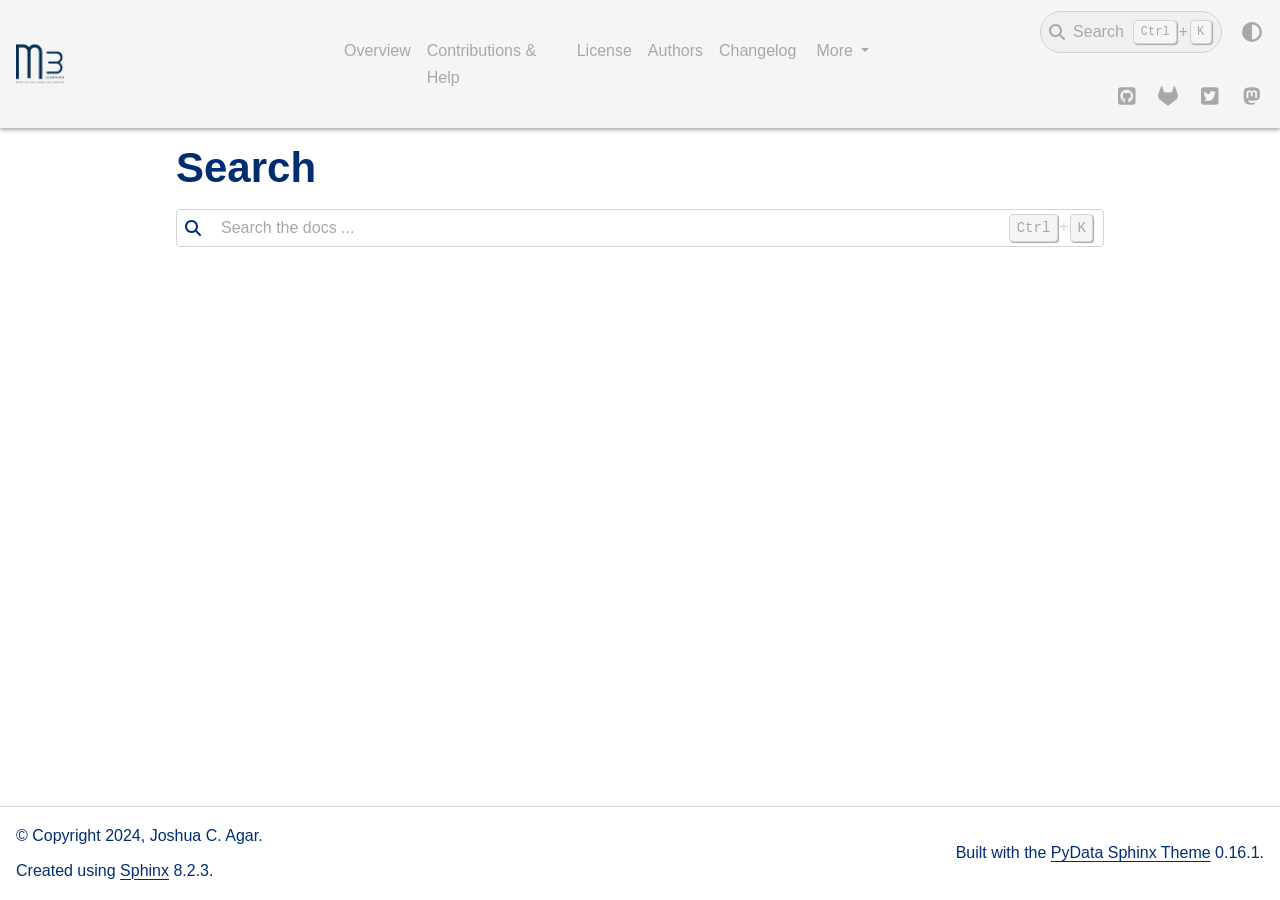
<file: search.html>
<!DOCTYPE html>


<html lang="en" data-content_root="./" >

  <head>
    <meta charset="utf-8" />
    <meta name="viewport" content="width=device-width, initial-scale=1.0" /><title>Search - AFM-Learn 0.0.po documentation</title>
  
  
  
  <script data-cfasync="false">
    document.documentElement.dataset.mode = localStorage.getItem("mode") || "";
    document.documentElement.dataset.theme = localStorage.getItem("theme") || "";
  </script>
  <!--
    this give us a css class that will be invisible only if js is disabled
  -->
  <noscript>
    <style>
      .pst-js-only { display: none !important; }

    </style>
  </noscript>
  
  <!-- Loaded before other Sphinx assets -->
  <link href="_static/styles/theme.css?digest=8878045cc6db502f8baf" rel="stylesheet" />
<link href="_static/styles/pydata-sphinx-theme.css?digest=8878045cc6db502f8baf" rel="stylesheet" />

    <link rel="stylesheet" type="text/css" href="_static/pygments.css?v=03e43079" />
    <link rel="stylesheet" type="text/css" href="_static/custom.css?v=19c47fc1" />
  
  <!-- So that users can add custom icons -->
  <script src="_static/scripts/fontawesome.js?digest=8878045cc6db502f8baf"></script>
  <!-- Pre-loaded scripts that we'll load fully later -->
  <link rel="preload" as="script" href="_static/scripts/bootstrap.js?digest=8878045cc6db502f8baf" />
<link rel="preload" as="script" href="_static/scripts/pydata-sphinx-theme.js?digest=8878045cc6db502f8baf" />

    <script src="_static/documentation_options.js?v=fbe5091d"></script>
    <script src="_static/doctools.js?v=9bcbadda"></script>
    <script src="_static/sphinx_highlight.js?v=dc90522c"></script>
    <script>DOCUMENTATION_OPTIONS.pagename = 'search';</script>
  <script src="_static/searchtools.js"></script>
  <script src="_static/language_data.js"></script>
  <script src="searchindex.js"></script>
    <link rel="index" title="Index" href="genindex.html" />
    <link rel="search" title="Search" href="#" />
  <meta name="viewport" content="width=device-width, initial-scale=1"/>
  <meta name="docsearch:language" content="en"/>
  <meta name="docsearch:version" content="0.0.post1.dev1+g2d2c6f6" />
    <meta name="docbuild:last-update" content="May 29, 2025"/>
  </head>
  
  
  <body data-bs-spy="scroll" data-bs-target=".bd-toc-nav" data-offset="180" data-bs-root-margin="0px 0px -60%" data-default-mode="">

  
  
  <div id="pst-skip-link" class="skip-link d-print-none"><a href="#main-content">Skip to main content</a></div>
  
  <div id="pst-scroll-pixel-helper"></div>
  
  <button type="button" class="btn rounded-pill" id="pst-back-to-top">
    <i class="fa-solid fa-arrow-up"></i>Back to top</button>

  
  <dialog id="pst-search-dialog">
    
<form class="bd-search d-flex align-items-center"
      action="#"
      method="get">
  <i class="fa-solid fa-magnifying-glass"></i>
  <input type="search"
         class="form-control"
         name="q"
         placeholder="Search the docs ..."
         aria-label="Search the docs ..."
         autocomplete="off"
         autocorrect="off"
         autocapitalize="off"
         spellcheck="false"/>
  <span class="search-button__kbd-shortcut"><kbd class="kbd-shortcut__modifier">Ctrl</kbd>+<kbd>K</kbd></span>
</form>
  </dialog>

  <div class="pst-async-banner-revealer d-none">
  <aside id="bd-header-version-warning" class="d-none d-print-none" aria-label="Version warning"></aside>
</div>

  
    <header class="bd-header navbar navbar-expand-lg bd-navbar d-print-none">
<div class="bd-header__inner bd-page-width">
  <button class="pst-navbar-icon sidebar-toggle primary-toggle" aria-label="Site navigation">
    <span class="fa-solid fa-bars"></span>
  </button>
  
  
  <div class="col-lg-3 navbar-header-items__start">
    
      <div class="navbar-item">

  
    
  

<a class="navbar-brand logo" href="index.html">
  
  
  
  
  
    
    
      
    
    
    <img src="_static/Drexel_blue_Logo_square_Light.png" class="logo__image only-light" alt="AFM-Learn 0.0.po documentation - Home"/>
    <img src="_static/Drexel_blue_Logo_square_Dark.png" class="logo__image only-dark pst-js-only" alt="AFM-Learn 0.0.po documentation - Home"/>
  
  
</a></div>
    
  </div>
  
  <div class="col-lg-9 navbar-header-items">
    
    <div class="me-auto navbar-header-items__center">
      
        <div class="navbar-item">
<nav>
  <ul class="bd-navbar-elements navbar-nav">
    
<li class="nav-item ">
  <a class="nav-link nav-internal" href="readme.html">
    Overview
  </a>
</li>


<li class="nav-item ">
  <a class="nav-link nav-internal" href="contributing.html">
    Contributions & Help
  </a>
</li>


<li class="nav-item ">
  <a class="nav-link nav-internal" href="license.html">
    License
  </a>
</li>


<li class="nav-item ">
  <a class="nav-link nav-internal" href="authors.html">
    Authors
  </a>
</li>


<li class="nav-item ">
  <a class="nav-link nav-internal" href="changelog.html">
    Changelog
  </a>
</li>

            <li class="nav-item dropdown">
                <button class="btn dropdown-toggle nav-item" type="button"
                data-bs-toggle="dropdown" aria-expanded="false"
                aria-controls="pst-nav-more-links">
                    More
                </button>
                <ul id="pst-nav-more-links" class="dropdown-menu">
                    
<li class=" ">
  <a class="nav-link dropdown-item nav-internal" href="api/modules.html">
    Module Reference
  </a>
</li>

                </ul>
            </li>
            
  </ul>
</nav></div>
      
    </div>
    
    
    <div class="navbar-header-items__end">
      
        <div class="navbar-item navbar-persistent--container">
          

<button class="btn search-button-field search-button__button pst-js-only" title="Search" aria-label="Search" data-bs-placement="bottom" data-bs-toggle="tooltip">
 <i class="fa-solid fa-magnifying-glass"></i>
 <span class="search-button__default-text">Search</span>
 <span class="search-button__kbd-shortcut"><kbd class="kbd-shortcut__modifier">Ctrl</kbd>+<kbd class="kbd-shortcut__modifier">K</kbd></span>
</button>
        </div>
      
      
        <div class="navbar-item">

<button class="btn btn-sm nav-link pst-navbar-icon theme-switch-button pst-js-only" aria-label="Color mode" data-bs-title="Color mode"  data-bs-placement="bottom" data-bs-toggle="tooltip">
  <i class="theme-switch fa-solid fa-sun                fa-lg" data-mode="light" title="Light"></i>
  <i class="theme-switch fa-solid fa-moon               fa-lg" data-mode="dark"  title="Dark"></i>
  <i class="theme-switch fa-solid fa-circle-half-stroke fa-lg" data-mode="auto"  title="System Settings"></i>
</button></div>
      
        <div class="navbar-item"><ul class="navbar-icon-links"
    aria-label="Icon Links">
        <li class="nav-item">
          
          
          
          
          
          
          
          
          <a href="https://github.com/m3-learning/AFM-Learn.git" title="GitHub" class="nav-link pst-navbar-icon" rel="noopener" target="_blank" data-bs-toggle="tooltip" data-bs-placement="bottom"><i class="fab fa-github-square fa-lg" aria-hidden="true"></i>
            <span class="sr-only">GitHub</span></a>
        </li>
        <li class="nav-item">
          
          
          
          
          
          
          
          
          <a href="https://gitlab.com/<your-org>/<your-repo>" title="GitLab" class="nav-link pst-navbar-icon" rel="noopener" target="_blank" data-bs-toggle="tooltip" data-bs-placement="bottom"><i class="fab fa-gitlab fa-lg" aria-hidden="true"></i>
            <span class="sr-only">GitLab</span></a>
        </li>
        <li class="nav-item">
          
          
          
          
          
          
          
          
          <a href="https://twitter.com/<your-handle>" title="Twitter" class="nav-link pst-navbar-icon" rel="noopener" target="_blank" data-bs-toggle="tooltip" data-bs-placement="bottom"><i class="fab fa-twitter-square fa-lg" aria-hidden="true"></i>
            <span class="sr-only">Twitter</span></a>
        </li>
        <li class="nav-item">
          
          
          
          
          
          
          
          
          <a href="https://<your-host>@<your-handle>" title="Mastodon" class="nav-link pst-navbar-icon" rel="noopener" target="_blank" data-bs-toggle="tooltip" data-bs-placement="bottom"><i class="fab fa-mastodon fa-lg" aria-hidden="true"></i>
            <span class="sr-only">Mastodon</span></a>
        </li>
</ul></div>
      
    </div>
    
  </div>
  
  
    <div class="navbar-persistent--mobile">

<button class="btn search-button-field search-button__button pst-js-only" title="Search" aria-label="Search" data-bs-placement="bottom" data-bs-toggle="tooltip">
 <i class="fa-solid fa-magnifying-glass"></i>
 <span class="search-button__default-text">Search</span>
 <span class="search-button__kbd-shortcut"><kbd class="kbd-shortcut__modifier">Ctrl</kbd>+<kbd class="kbd-shortcut__modifier">K</kbd></span>
</button>
    </div>
  

  
</div>

    </header>
  

  <div class="bd-container">
    <div class="bd-container__inner bd-page-width">
      
      
      
        
      
      <dialog id="pst-primary-sidebar-modal"></dialog>
      <div id="pst-primary-sidebar" class="bd-sidebar-primary bd-sidebar hide-on-wide">
        

  
  <div class="sidebar-header-items sidebar-primary__section">
    
    
      <div class="sidebar-header-items__center">
        
          
          
            <div class="navbar-item">
<nav>
  <ul class="bd-navbar-elements navbar-nav">
    
<li class="nav-item ">
  <a class="nav-link nav-internal" href="readme.html">
    Overview
  </a>
</li>


<li class="nav-item ">
  <a class="nav-link nav-internal" href="contributing.html">
    Contributions & Help
  </a>
</li>


<li class="nav-item ">
  <a class="nav-link nav-internal" href="license.html">
    License
  </a>
</li>


<li class="nav-item ">
  <a class="nav-link nav-internal" href="authors.html">
    Authors
  </a>
</li>


<li class="nav-item ">
  <a class="nav-link nav-internal" href="changelog.html">
    Changelog
  </a>
</li>


<li class="nav-item ">
  <a class="nav-link nav-internal" href="api/modules.html">
    Module Reference
  </a>
</li>

  </ul>
</nav></div>
          
        
      </div>
    
    
    
      <div class="sidebar-header-items__end">
        
          <div class="navbar-item">

<button class="btn btn-sm nav-link pst-navbar-icon theme-switch-button pst-js-only" aria-label="Color mode" data-bs-title="Color mode"  data-bs-placement="bottom" data-bs-toggle="tooltip">
  <i class="theme-switch fa-solid fa-sun                fa-lg" data-mode="light" title="Light"></i>
  <i class="theme-switch fa-solid fa-moon               fa-lg" data-mode="dark"  title="Dark"></i>
  <i class="theme-switch fa-solid fa-circle-half-stroke fa-lg" data-mode="auto"  title="System Settings"></i>
</button></div>
        
          <div class="navbar-item"><ul class="navbar-icon-links"
    aria-label="Icon Links">
        <li class="nav-item">
          
          
          
          
          
          
          
          
          <a href="https://github.com/m3-learning/AFM-Learn.git" title="GitHub" class="nav-link pst-navbar-icon" rel="noopener" target="_blank" data-bs-toggle="tooltip" data-bs-placement="bottom"><i class="fab fa-github-square fa-lg" aria-hidden="true"></i>
            <span class="sr-only">GitHub</span></a>
        </li>
        <li class="nav-item">
          
          
          
          
          
          
          
          
          <a href="https://gitlab.com/<your-org>/<your-repo>" title="GitLab" class="nav-link pst-navbar-icon" rel="noopener" target="_blank" data-bs-toggle="tooltip" data-bs-placement="bottom"><i class="fab fa-gitlab fa-lg" aria-hidden="true"></i>
            <span class="sr-only">GitLab</span></a>
        </li>
        <li class="nav-item">
          
          
          
          
          
          
          
          
          <a href="https://twitter.com/<your-handle>" title="Twitter" class="nav-link pst-navbar-icon" rel="noopener" target="_blank" data-bs-toggle="tooltip" data-bs-placement="bottom"><i class="fab fa-twitter-square fa-lg" aria-hidden="true"></i>
            <span class="sr-only">Twitter</span></a>
        </li>
        <li class="nav-item">
          
          
          
          
          
          
          
          
          <a href="https://<your-host>@<your-handle>" title="Mastodon" class="nav-link pst-navbar-icon" rel="noopener" target="_blank" data-bs-toggle="tooltip" data-bs-placement="bottom"><i class="fab fa-mastodon fa-lg" aria-hidden="true"></i>
            <span class="sr-only">Mastodon</span></a>
        </li>
</ul></div>
        
      </div>
    
  </div>
  
  
  <div class="sidebar-primary-items__end sidebar-primary__section">
      <div class="sidebar-primary-item">
<div id="ethical-ad-placement"
      class="flat"
      data-ea-publisher="readthedocs"
      data-ea-type="readthedocs-sidebar"
      data-ea-manual="true">
</div></div>
  </div>


      </div>
      
      <main id="main-content" class="bd-main" role="main">
        
        
          <div class="bd-content">
            <div class="bd-article-container">
              
              <div class="bd-header-article d-print-none"></div>
              
              
  <div class="bd-search-container">
    <h1>Search</h1>
    <noscript>
      <div class="admonition error">
        <p class="admonition-title">Error</p>
        <p>Please activate JavaScript to enable the search functionality.</p>
      </div>
    </noscript>
    
<form class="bd-search d-flex align-items-center"
      action="#"
      method="get">
  <i class="fa-solid fa-magnifying-glass"></i>
  <input type="search"
         class="form-control"
         name="q"
         placeholder="Search the docs ..."
         aria-label="Search the docs ..."
         autocomplete="off"
         autocorrect="off"
         autocapitalize="off"
         spellcheck="false"/>
  <span class="search-button__kbd-shortcut"><kbd class="kbd-shortcut__modifier">Ctrl</kbd>+<kbd>K</kbd></span>
</form>
    <div id="search-results"></div>
  </div>
  <script>
    // Activate the search field on page load
    let searchInput = document.querySelector("form.bd-search input");
    if (searchInput) {
        searchInput.focus();
        searchInput.select();
        console.log("[PST]: Set focus on search field.");
    }
  </script>

              
              
              
              
                <footer class="prev-next-footer d-print-none">
                  
<div class="prev-next-area">
</div>
                </footer>
              
            </div>
            
            
              
            
          </div>
          <footer class="bd-footer-content">
            
          </footer>
        
      </main>
    </div>
  </div>
  
  <!-- Scripts loaded after <body> so the DOM is not blocked -->
  <script defer src="_static/scripts/bootstrap.js?digest=8878045cc6db502f8baf"></script>
<script defer src="_static/scripts/pydata-sphinx-theme.js?digest=8878045cc6db502f8baf"></script>

  <footer class="bd-footer">
<div class="bd-footer__inner bd-page-width">
  
    <div class="footer-items__start">
      
        <div class="footer-item">

  <p class="copyright">
    
      © Copyright 2024, Joshua C. Agar.
      <br/>
    
  </p>
</div>
      
        <div class="footer-item">

  <p class="sphinx-version">
    Created using <a href="https://www.sphinx-doc.org/">Sphinx</a> 8.2.3.
    <br/>
  </p>
</div>
      
    </div>
  
  
  
    <div class="footer-items__end">
      
        <div class="footer-item">
<p class="theme-version">
  <!-- # L10n: Setting the PST URL as an argument as this does not need to be localized -->
  Built with the <a href="https://pydata-sphinx-theme.readthedocs.io/en/stable/index.html">PyData Sphinx Theme</a> 0.16.1.
</p></div>
      
    </div>
  
</div>

  </footer>
  </body>
</html>
</file>
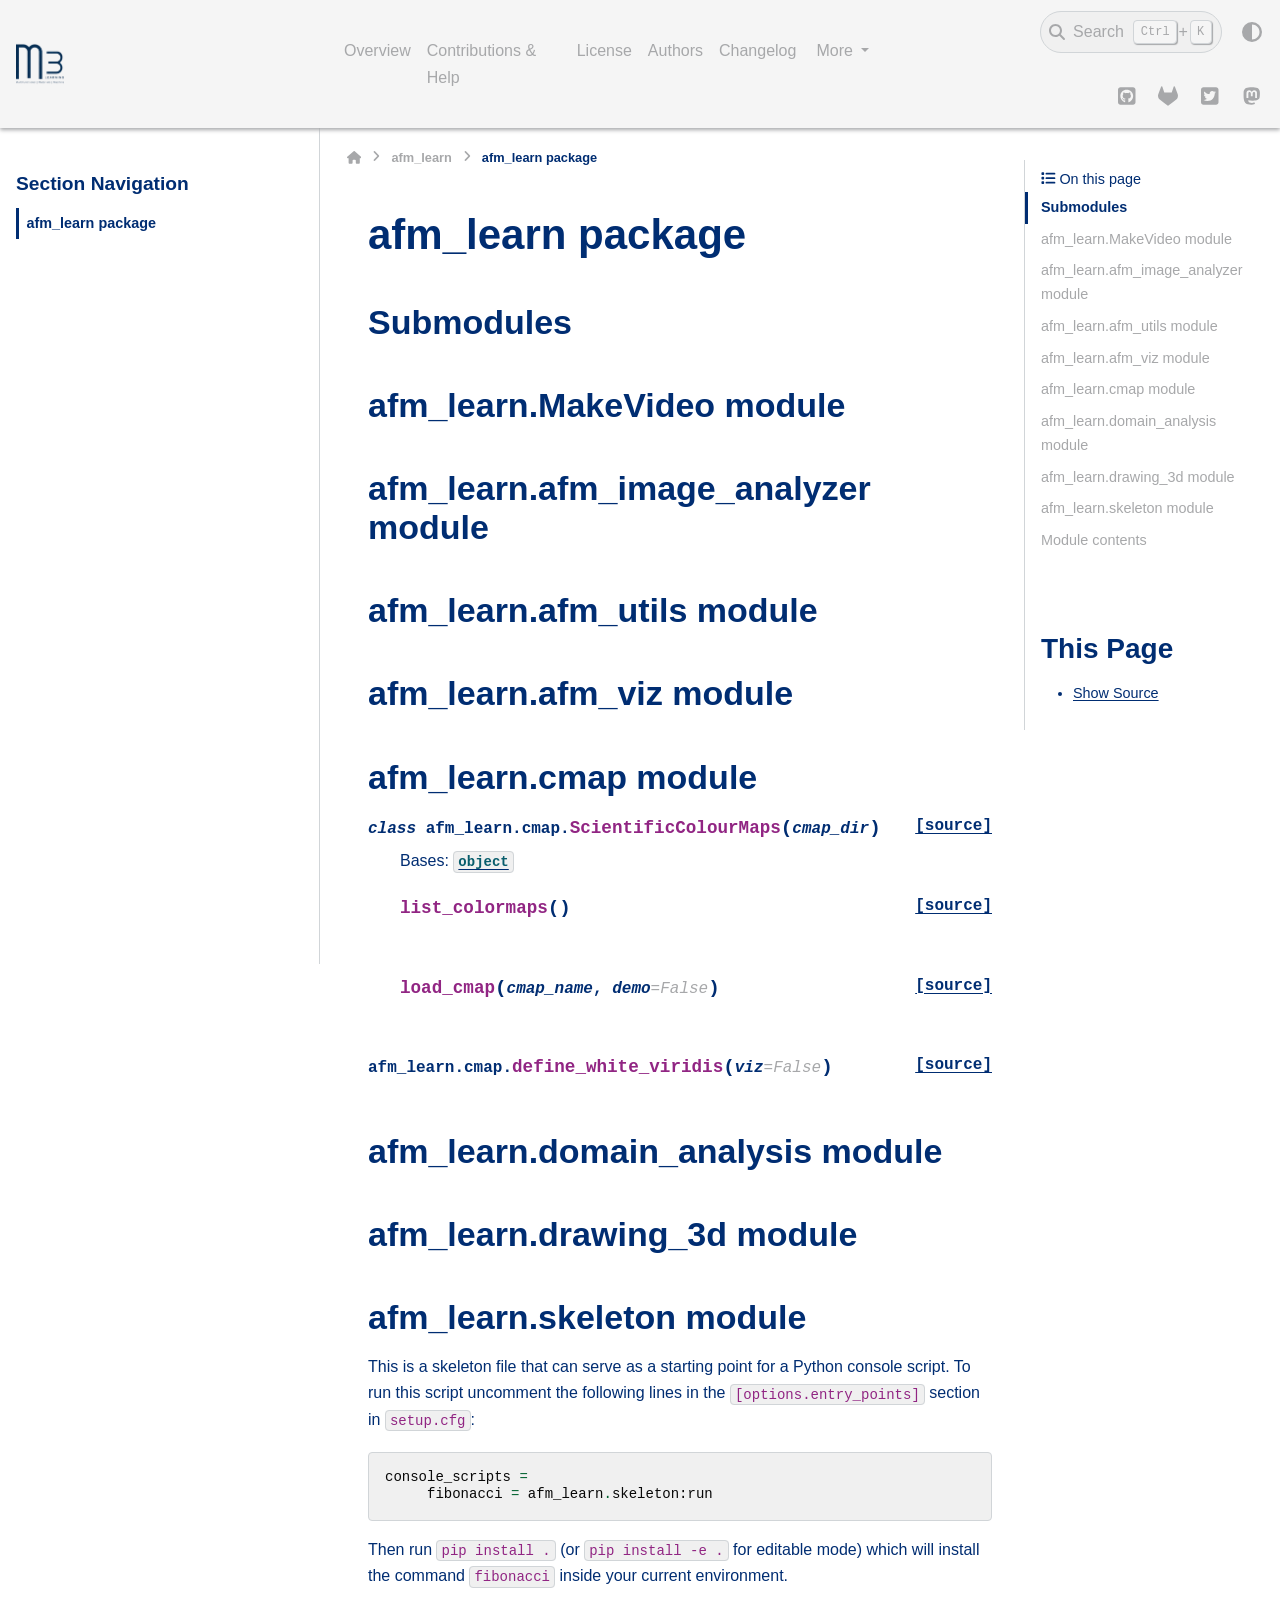
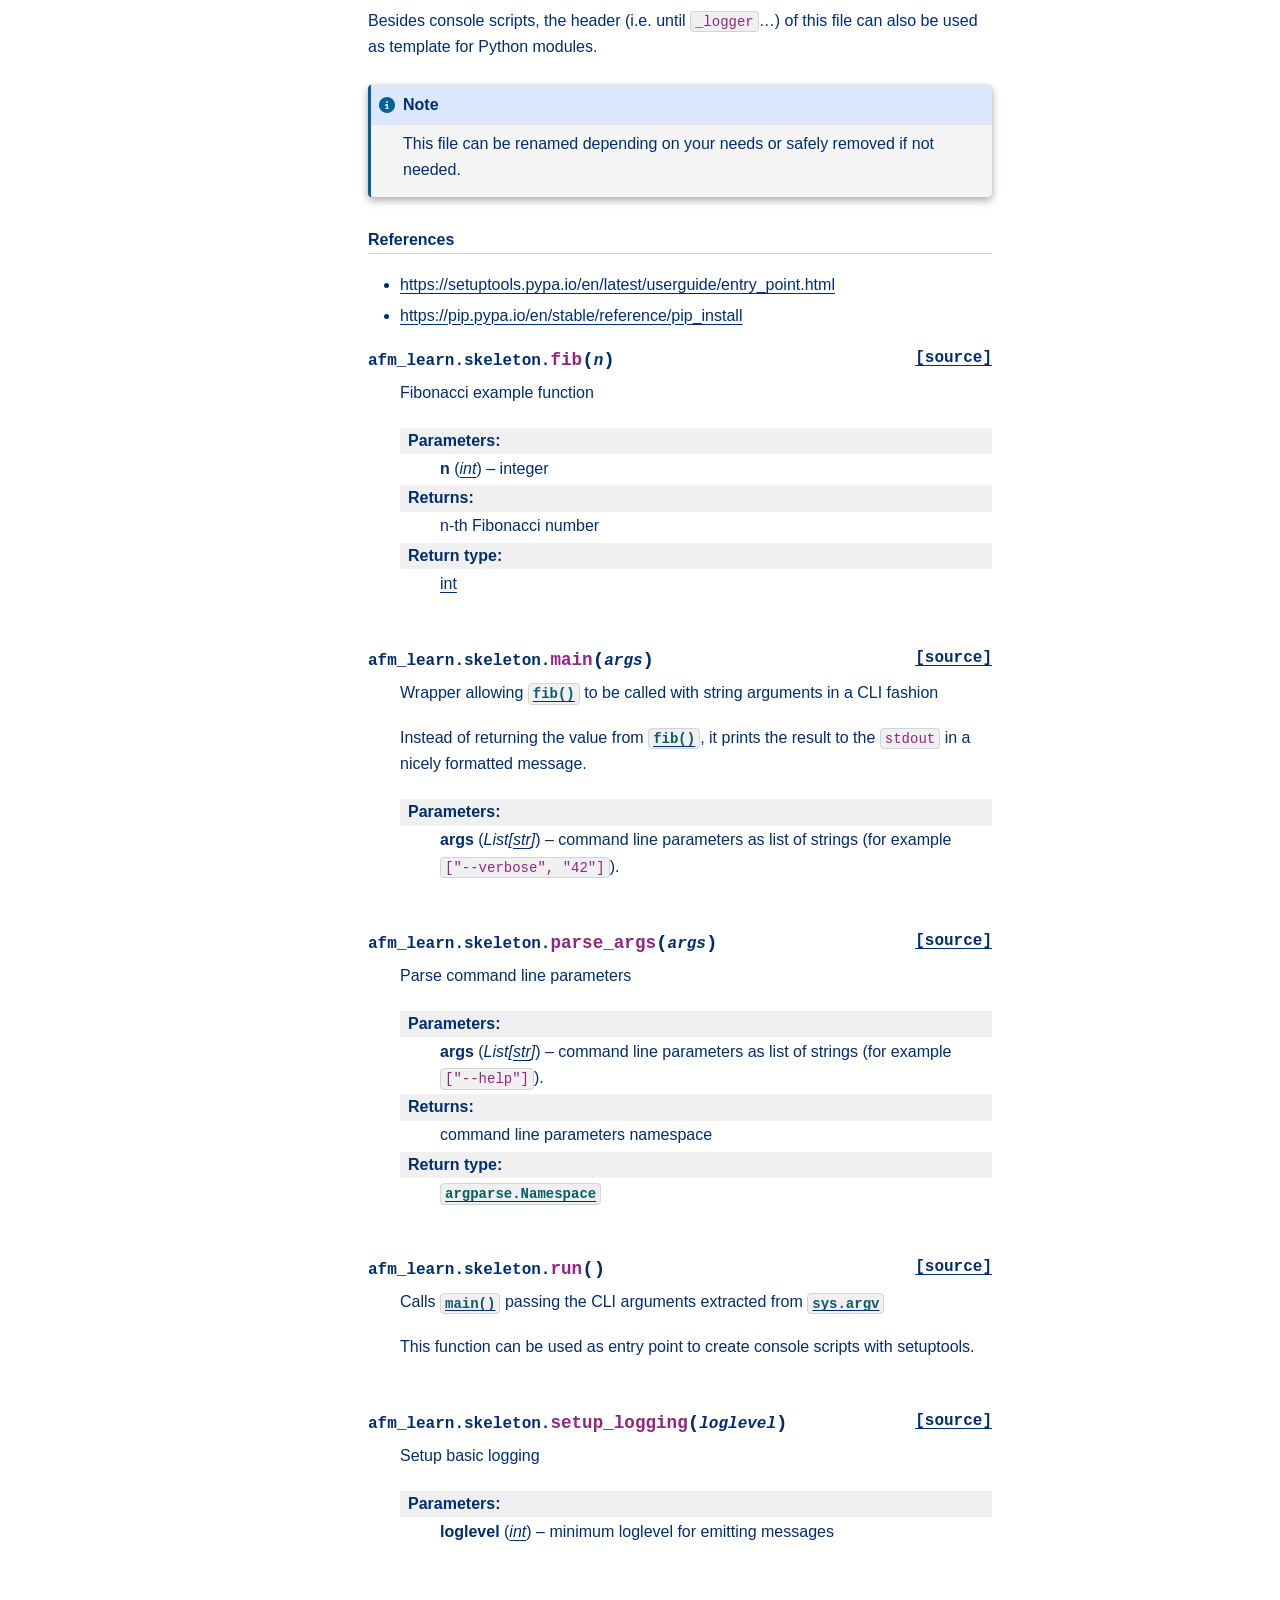
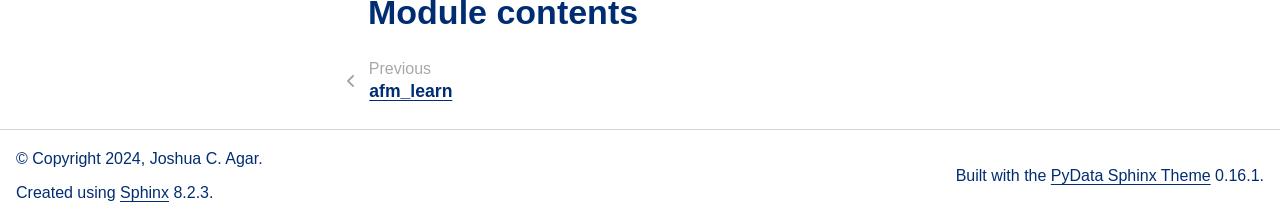
<file: api/afm_learn.html>
<!DOCTYPE html>


<html lang="en" data-content_root="../" >

  <head>
    <meta charset="utf-8" />
    <meta name="viewport" content="width=device-width, initial-scale=1.0" /><meta name="viewport" content="width=device-width, initial-scale=1" />

    <title>afm_learn package &#8212; AFM-Learn 0.0.po documentation</title>
  
  
  
  <script data-cfasync="false">
    document.documentElement.dataset.mode = localStorage.getItem("mode") || "";
    document.documentElement.dataset.theme = localStorage.getItem("theme") || "";
  </script>
  <!--
    this give us a css class that will be invisible only if js is disabled
  -->
  <noscript>
    <style>
      .pst-js-only { display: none !important; }

    </style>
  </noscript>
  
  <!-- Loaded before other Sphinx assets -->
  <link href="../_static/styles/theme.css?digest=8878045cc6db502f8baf" rel="stylesheet" />
<link href="../_static/styles/pydata-sphinx-theme.css?digest=8878045cc6db502f8baf" rel="stylesheet" />

    <link rel="stylesheet" type="text/css" href="../_static/pygments.css?v=03e43079" />
    <link rel="stylesheet" type="text/css" href="../_static/custom.css?v=19c47fc1" />
  
  <!-- So that users can add custom icons -->
  <script src="../_static/scripts/fontawesome.js?digest=8878045cc6db502f8baf"></script>
  <!-- Pre-loaded scripts that we'll load fully later -->
  <link rel="preload" as="script" href="../_static/scripts/bootstrap.js?digest=8878045cc6db502f8baf" />
<link rel="preload" as="script" href="../_static/scripts/pydata-sphinx-theme.js?digest=8878045cc6db502f8baf" />

    <script src="../_static/documentation_options.js?v=fbe5091d"></script>
    <script src="../_static/doctools.js?v=9bcbadda"></script>
    <script src="../_static/sphinx_highlight.js?v=dc90522c"></script>
    <script>DOCUMENTATION_OPTIONS.pagename = 'api/afm_learn';</script>
    <link rel="index" title="Index" href="../genindex.html" />
    <link rel="search" title="Search" href="../search.html" />
    <link rel="prev" title="afm_learn" href="modules.html" />
  <meta name="viewport" content="width=device-width, initial-scale=1"/>
  <meta name="docsearch:language" content="en"/>
  <meta name="docsearch:version" content="0.0.post1.dev1+g2d2c6f6" />
    <meta name="docbuild:last-update" content="May 29, 2025"/>
  </head>
  
  
  <body data-bs-spy="scroll" data-bs-target=".bd-toc-nav" data-offset="180" data-bs-root-margin="0px 0px -60%" data-default-mode="">

  
  
  <div id="pst-skip-link" class="skip-link d-print-none"><a href="#main-content">Skip to main content</a></div>
  
  <div id="pst-scroll-pixel-helper"></div>
  
  <button type="button" class="btn rounded-pill" id="pst-back-to-top">
    <i class="fa-solid fa-arrow-up"></i>Back to top</button>

  
  <dialog id="pst-search-dialog">
    
<form class="bd-search d-flex align-items-center"
      action="../search.html"
      method="get">
  <i class="fa-solid fa-magnifying-glass"></i>
  <input type="search"
         class="form-control"
         name="q"
         placeholder="Search the docs ..."
         aria-label="Search the docs ..."
         autocomplete="off"
         autocorrect="off"
         autocapitalize="off"
         spellcheck="false"/>
  <span class="search-button__kbd-shortcut"><kbd class="kbd-shortcut__modifier">Ctrl</kbd>+<kbd>K</kbd></span>
</form>
  </dialog>

  <div class="pst-async-banner-revealer d-none">
  <aside id="bd-header-version-warning" class="d-none d-print-none" aria-label="Version warning"></aside>
</div>

  
    <header class="bd-header navbar navbar-expand-lg bd-navbar d-print-none">
<div class="bd-header__inner bd-page-width">
  <button class="pst-navbar-icon sidebar-toggle primary-toggle" aria-label="Site navigation">
    <span class="fa-solid fa-bars"></span>
  </button>
  
  
  <div class="col-lg-3 navbar-header-items__start">
    
      <div class="navbar-item">

  
    
  

<a class="navbar-brand logo" href="../index.html">
  
  
  
  
  
    
    
      
    
    
    <img src="../_static/Drexel_blue_Logo_square_Light.png" class="logo__image only-light" alt="AFM-Learn 0.0.po documentation - Home"/>
    <img src="../_static/Drexel_blue_Logo_square_Dark.png" class="logo__image only-dark pst-js-only" alt="AFM-Learn 0.0.po documentation - Home"/>
  
  
</a></div>
    
  </div>
  
  <div class="col-lg-9 navbar-header-items">
    
    <div class="me-auto navbar-header-items__center">
      
        <div class="navbar-item">
<nav>
  <ul class="bd-navbar-elements navbar-nav">
    
<li class="nav-item ">
  <a class="nav-link nav-internal" href="../readme.html">
    Overview
  </a>
</li>


<li class="nav-item ">
  <a class="nav-link nav-internal" href="../contributing.html">
    Contributions & Help
  </a>
</li>


<li class="nav-item ">
  <a class="nav-link nav-internal" href="../license.html">
    License
  </a>
</li>


<li class="nav-item ">
  <a class="nav-link nav-internal" href="../authors.html">
    Authors
  </a>
</li>


<li class="nav-item ">
  <a class="nav-link nav-internal" href="../changelog.html">
    Changelog
  </a>
</li>

            <li class="nav-item dropdown">
                <button class="btn dropdown-toggle nav-item" type="button"
                data-bs-toggle="dropdown" aria-expanded="false"
                aria-controls="pst-nav-more-links">
                    More
                </button>
                <ul id="pst-nav-more-links" class="dropdown-menu">
                    
<li class=" current active">
  <a class="nav-link dropdown-item nav-internal" href="modules.html">
    Module Reference
  </a>
</li>

                </ul>
            </li>
            
  </ul>
</nav></div>
      
    </div>
    
    
    <div class="navbar-header-items__end">
      
        <div class="navbar-item navbar-persistent--container">
          

<button class="btn search-button-field search-button__button pst-js-only" title="Search" aria-label="Search" data-bs-placement="bottom" data-bs-toggle="tooltip">
 <i class="fa-solid fa-magnifying-glass"></i>
 <span class="search-button__default-text">Search</span>
 <span class="search-button__kbd-shortcut"><kbd class="kbd-shortcut__modifier">Ctrl</kbd>+<kbd class="kbd-shortcut__modifier">K</kbd></span>
</button>
        </div>
      
      
        <div class="navbar-item">

<button class="btn btn-sm nav-link pst-navbar-icon theme-switch-button pst-js-only" aria-label="Color mode" data-bs-title="Color mode"  data-bs-placement="bottom" data-bs-toggle="tooltip">
  <i class="theme-switch fa-solid fa-sun                fa-lg" data-mode="light" title="Light"></i>
  <i class="theme-switch fa-solid fa-moon               fa-lg" data-mode="dark"  title="Dark"></i>
  <i class="theme-switch fa-solid fa-circle-half-stroke fa-lg" data-mode="auto"  title="System Settings"></i>
</button></div>
      
        <div class="navbar-item"><ul class="navbar-icon-links"
    aria-label="Icon Links">
        <li class="nav-item">
          
          
          
          
          
          
          
          
          <a href="https://github.com/m3-learning/AFM-Learn.git" title="GitHub" class="nav-link pst-navbar-icon" rel="noopener" target="_blank" data-bs-toggle="tooltip" data-bs-placement="bottom"><i class="fab fa-github-square fa-lg" aria-hidden="true"></i>
            <span class="sr-only">GitHub</span></a>
        </li>
        <li class="nav-item">
          
          
          
          
          
          
          
          
          <a href="https://gitlab.com/<your-org>/<your-repo>" title="GitLab" class="nav-link pst-navbar-icon" rel="noopener" target="_blank" data-bs-toggle="tooltip" data-bs-placement="bottom"><i class="fab fa-gitlab fa-lg" aria-hidden="true"></i>
            <span class="sr-only">GitLab</span></a>
        </li>
        <li class="nav-item">
          
          
          
          
          
          
          
          
          <a href="https://twitter.com/<your-handle>" title="Twitter" class="nav-link pst-navbar-icon" rel="noopener" target="_blank" data-bs-toggle="tooltip" data-bs-placement="bottom"><i class="fab fa-twitter-square fa-lg" aria-hidden="true"></i>
            <span class="sr-only">Twitter</span></a>
        </li>
        <li class="nav-item">
          
          
          
          
          
          
          
          
          <a href="https://<your-host>@<your-handle>" title="Mastodon" class="nav-link pst-navbar-icon" rel="noopener" target="_blank" data-bs-toggle="tooltip" data-bs-placement="bottom"><i class="fab fa-mastodon fa-lg" aria-hidden="true"></i>
            <span class="sr-only">Mastodon</span></a>
        </li>
</ul></div>
      
    </div>
    
  </div>
  
  
    <div class="navbar-persistent--mobile">

<button class="btn search-button-field search-button__button pst-js-only" title="Search" aria-label="Search" data-bs-placement="bottom" data-bs-toggle="tooltip">
 <i class="fa-solid fa-magnifying-glass"></i>
 <span class="search-button__default-text">Search</span>
 <span class="search-button__kbd-shortcut"><kbd class="kbd-shortcut__modifier">Ctrl</kbd>+<kbd class="kbd-shortcut__modifier">K</kbd></span>
</button>
    </div>
  

  
    <button class="pst-navbar-icon sidebar-toggle secondary-toggle" aria-label="On this page">
      <span class="fa-solid fa-outdent"></span>
    </button>
  
</div>

    </header>
  

  <div class="bd-container">
    <div class="bd-container__inner bd-page-width">
      
      
      
      <dialog id="pst-primary-sidebar-modal"></dialog>
      <div id="pst-primary-sidebar" class="bd-sidebar-primary bd-sidebar">
        

  
  <div class="sidebar-header-items sidebar-primary__section">
    
    
      <div class="sidebar-header-items__center">
        
          
          
            <div class="navbar-item">
<nav>
  <ul class="bd-navbar-elements navbar-nav">
    
<li class="nav-item ">
  <a class="nav-link nav-internal" href="../readme.html">
    Overview
  </a>
</li>


<li class="nav-item ">
  <a class="nav-link nav-internal" href="../contributing.html">
    Contributions & Help
  </a>
</li>


<li class="nav-item ">
  <a class="nav-link nav-internal" href="../license.html">
    License
  </a>
</li>


<li class="nav-item ">
  <a class="nav-link nav-internal" href="../authors.html">
    Authors
  </a>
</li>


<li class="nav-item ">
  <a class="nav-link nav-internal" href="../changelog.html">
    Changelog
  </a>
</li>


<li class="nav-item current active">
  <a class="nav-link nav-internal" href="modules.html">
    Module Reference
  </a>
</li>

  </ul>
</nav></div>
          
        
      </div>
    
    
    
      <div class="sidebar-header-items__end">
        
          <div class="navbar-item">

<button class="btn btn-sm nav-link pst-navbar-icon theme-switch-button pst-js-only" aria-label="Color mode" data-bs-title="Color mode"  data-bs-placement="bottom" data-bs-toggle="tooltip">
  <i class="theme-switch fa-solid fa-sun                fa-lg" data-mode="light" title="Light"></i>
  <i class="theme-switch fa-solid fa-moon               fa-lg" data-mode="dark"  title="Dark"></i>
  <i class="theme-switch fa-solid fa-circle-half-stroke fa-lg" data-mode="auto"  title="System Settings"></i>
</button></div>
        
          <div class="navbar-item"><ul class="navbar-icon-links"
    aria-label="Icon Links">
        <li class="nav-item">
          
          
          
          
          
          
          
          
          <a href="https://github.com/m3-learning/AFM-Learn.git" title="GitHub" class="nav-link pst-navbar-icon" rel="noopener" target="_blank" data-bs-toggle="tooltip" data-bs-placement="bottom"><i class="fab fa-github-square fa-lg" aria-hidden="true"></i>
            <span class="sr-only">GitHub</span></a>
        </li>
        <li class="nav-item">
          
          
          
          
          
          
          
          
          <a href="https://gitlab.com/<your-org>/<your-repo>" title="GitLab" class="nav-link pst-navbar-icon" rel="noopener" target="_blank" data-bs-toggle="tooltip" data-bs-placement="bottom"><i class="fab fa-gitlab fa-lg" aria-hidden="true"></i>
            <span class="sr-only">GitLab</span></a>
        </li>
        <li class="nav-item">
          
          
          
          
          
          
          
          
          <a href="https://twitter.com/<your-handle>" title="Twitter" class="nav-link pst-navbar-icon" rel="noopener" target="_blank" data-bs-toggle="tooltip" data-bs-placement="bottom"><i class="fab fa-twitter-square fa-lg" aria-hidden="true"></i>
            <span class="sr-only">Twitter</span></a>
        </li>
        <li class="nav-item">
          
          
          
          
          
          
          
          
          <a href="https://<your-host>@<your-handle>" title="Mastodon" class="nav-link pst-navbar-icon" rel="noopener" target="_blank" data-bs-toggle="tooltip" data-bs-placement="bottom"><i class="fab fa-mastodon fa-lg" aria-hidden="true"></i>
            <span class="sr-only">Mastodon</span></a>
        </li>
</ul></div>
        
      </div>
    
  </div>
  
    <div class="sidebar-primary-items__start sidebar-primary__section">
        <div class="sidebar-primary-item">
<nav class="bd-docs-nav bd-links"
     aria-label="Section Navigation">
  <p class="bd-links__title" role="heading" aria-level="1">Section Navigation</p>
  <div class="bd-toc-item navbar-nav"><ul class="current nav bd-sidenav">
<li class="toctree-l1 current active"><a class="current reference internal" href="#">afm_learn package</a></li>
</ul>
</div>
</nav></div>
    </div>
  
  
  <div class="sidebar-primary-items__end sidebar-primary__section">
      <div class="sidebar-primary-item">
<div id="ethical-ad-placement"
      class="flat"
      data-ea-publisher="readthedocs"
      data-ea-type="readthedocs-sidebar"
      data-ea-manual="true">
</div></div>
  </div>


      </div>
      
      <main id="main-content" class="bd-main" role="main">
        
        
          <div class="bd-content">
            <div class="bd-article-container">
              
              <div class="bd-header-article d-print-none">
<div class="header-article-items header-article__inner">
  
    <div class="header-article-items__start">
      
        <div class="header-article-item">

<nav aria-label="Breadcrumb" class="d-print-none">
  <ul class="bd-breadcrumbs">
    
    <li class="breadcrumb-item breadcrumb-home">
      <a href="../index.html" class="nav-link" aria-label="Home">
        <i class="fa-solid fa-home"></i>
      </a>
    </li>
    
    <li class="breadcrumb-item"><a href="modules.html" class="nav-link">afm_learn</a></li>
    
    <li class="breadcrumb-item active" aria-current="page"><span class="ellipsis">afm_learn package</span></li>
  </ul>
</nav>
</div>
      
    </div>
  
  
</div>
</div>
              
              
              
                
<div id="searchbox"></div>
                <article class="bd-article">
                  
  <section id="afm-learn-package">
<h1>afm_learn package<a class="headerlink" href="#afm-learn-package" title="Link to this heading">#</a></h1>
<section id="submodules">
<h2>Submodules<a class="headerlink" href="#submodules" title="Link to this heading">#</a></h2>
</section>
<section id="afm-learn-makevideo-module">
<h2>afm_learn.MakeVideo module<a class="headerlink" href="#afm-learn-makevideo-module" title="Link to this heading">#</a></h2>
</section>
<section id="afm-learn-afm-image-analyzer-module">
<h2>afm_learn.afm_image_analyzer module<a class="headerlink" href="#afm-learn-afm-image-analyzer-module" title="Link to this heading">#</a></h2>
</section>
<section id="afm-learn-afm-utils-module">
<h2>afm_learn.afm_utils module<a class="headerlink" href="#afm-learn-afm-utils-module" title="Link to this heading">#</a></h2>
</section>
<section id="afm-learn-afm-viz-module">
<h2>afm_learn.afm_viz module<a class="headerlink" href="#afm-learn-afm-viz-module" title="Link to this heading">#</a></h2>
</section>
<section id="module-afm_learn.cmap">
<span id="afm-learn-cmap-module"></span><h2>afm_learn.cmap module<a class="headerlink" href="#module-afm_learn.cmap" title="Link to this heading">#</a></h2>
<dl class="py class">
<dt class="sig sig-object py" id="afm_learn.cmap.ScientificColourMaps">
<em class="property"><span class="k"><span class="pre">class</span></span><span class="w"> </span></em><span class="sig-prename descclassname"><span class="pre">afm_learn.cmap.</span></span><span class="sig-name descname"><span class="pre">ScientificColourMaps</span></span><span class="sig-paren">(</span><em class="sig-param"><span class="n"><span class="pre">cmap_dir</span></span></em><span class="sig-paren">)</span><a class="reference internal" href="../_modules/afm_learn/cmap.html#ScientificColourMaps"><span class="viewcode-link"><span class="pre">[source]</span></span></a><a class="headerlink" href="#afm_learn.cmap.ScientificColourMaps" title="Link to this definition">#</a></dt>
<dd><p>Bases: <a class="reference external" href="https://docs.python.org/3.11/library/functions.html#object" title="(in Python v3.11)"><code class="xref py py-class docutils literal notranslate"><span class="pre">object</span></code></a></p>
<dl class="py method">
<dt class="sig sig-object py" id="afm_learn.cmap.ScientificColourMaps.list_colormaps">
<span class="sig-name descname"><span class="pre">list_colormaps</span></span><span class="sig-paren">(</span><span class="sig-paren">)</span><a class="reference internal" href="../_modules/afm_learn/cmap.html#ScientificColourMaps.list_colormaps"><span class="viewcode-link"><span class="pre">[source]</span></span></a><a class="headerlink" href="#afm_learn.cmap.ScientificColourMaps.list_colormaps" title="Link to this definition">#</a></dt>
<dd></dd></dl>

<dl class="py method">
<dt class="sig sig-object py" id="afm_learn.cmap.ScientificColourMaps.load_cmap">
<span class="sig-name descname"><span class="pre">load_cmap</span></span><span class="sig-paren">(</span><em class="sig-param"><span class="n"><span class="pre">cmap_name</span></span></em>, <em class="sig-param"><span class="n"><span class="pre">demo</span></span><span class="o"><span class="pre">=</span></span><span class="default_value"><span class="pre">False</span></span></em><span class="sig-paren">)</span><a class="reference internal" href="../_modules/afm_learn/cmap.html#ScientificColourMaps.load_cmap"><span class="viewcode-link"><span class="pre">[source]</span></span></a><a class="headerlink" href="#afm_learn.cmap.ScientificColourMaps.load_cmap" title="Link to this definition">#</a></dt>
<dd></dd></dl>

</dd></dl>

<dl class="py function">
<dt class="sig sig-object py" id="afm_learn.cmap.define_white_viridis">
<span class="sig-prename descclassname"><span class="pre">afm_learn.cmap.</span></span><span class="sig-name descname"><span class="pre">define_white_viridis</span></span><span class="sig-paren">(</span><em class="sig-param"><span class="n"><span class="pre">viz</span></span><span class="o"><span class="pre">=</span></span><span class="default_value"><span class="pre">False</span></span></em><span class="sig-paren">)</span><a class="reference internal" href="../_modules/afm_learn/cmap.html#define_white_viridis"><span class="viewcode-link"><span class="pre">[source]</span></span></a><a class="headerlink" href="#afm_learn.cmap.define_white_viridis" title="Link to this definition">#</a></dt>
<dd></dd></dl>

</section>
<section id="afm-learn-domain-analysis-module">
<h2>afm_learn.domain_analysis module<a class="headerlink" href="#afm-learn-domain-analysis-module" title="Link to this heading">#</a></h2>
</section>
<section id="afm-learn-drawing-3d-module">
<h2>afm_learn.drawing_3d module<a class="headerlink" href="#afm-learn-drawing-3d-module" title="Link to this heading">#</a></h2>
</section>
<section id="module-afm_learn.skeleton">
<span id="afm-learn-skeleton-module"></span><h2>afm_learn.skeleton module<a class="headerlink" href="#module-afm_learn.skeleton" title="Link to this heading">#</a></h2>
<p>This is a skeleton file that can serve as a starting point for a Python
console script. To run this script uncomment the following lines in the
<code class="docutils literal notranslate"><span class="pre">[options.entry_points]</span></code> section in <code class="docutils literal notranslate"><span class="pre">setup.cfg</span></code>:</p>
<div class="highlight-default notranslate"><div class="highlight"><pre><span></span><span class="n">console_scripts</span> <span class="o">=</span>
     <span class="n">fibonacci</span> <span class="o">=</span> <span class="n">afm_learn</span><span class="o">.</span><span class="n">skeleton</span><span class="p">:</span><span class="n">run</span>
</pre></div>
</div>
<p>Then run <code class="docutils literal notranslate"><span class="pre">pip</span> <span class="pre">install</span> <span class="pre">.</span></code> (or <code class="docutils literal notranslate"><span class="pre">pip</span> <span class="pre">install</span> <span class="pre">-e</span> <span class="pre">.</span></code> for editable mode)
which will install the command <code class="docutils literal notranslate"><span class="pre">fibonacci</span></code> inside your current environment.</p>
<p>Besides console scripts, the header (i.e. until <code class="docutils literal notranslate"><span class="pre">_logger</span></code>…) of this file can
also be used as template for Python modules.</p>
<div class="admonition note">
<p class="admonition-title">Note</p>
<p>This file can be renamed depending on your needs or safely removed if not needed.</p>
</div>
<p class="rubric">References</p>
<ul class="simple">
<li><p><a class="reference external" href="https://setuptools.pypa.io/en/latest/userguide/entry_point.html">https://setuptools.pypa.io/en/latest/userguide/entry_point.html</a></p></li>
<li><p><a class="reference external" href="https://pip.pypa.io/en/stable/reference/pip_install">https://pip.pypa.io/en/stable/reference/pip_install</a></p></li>
</ul>
<dl class="py function">
<dt class="sig sig-object py" id="afm_learn.skeleton.fib">
<span class="sig-prename descclassname"><span class="pre">afm_learn.skeleton.</span></span><span class="sig-name descname"><span class="pre">fib</span></span><span class="sig-paren">(</span><em class="sig-param"><span class="n"><span class="pre">n</span></span></em><span class="sig-paren">)</span><a class="reference internal" href="../_modules/afm_learn/skeleton.html#fib"><span class="viewcode-link"><span class="pre">[source]</span></span></a><a class="headerlink" href="#afm_learn.skeleton.fib" title="Link to this definition">#</a></dt>
<dd><p>Fibonacci example function</p>
<dl class="field-list simple">
<dt class="field-odd">Parameters<span class="colon">:</span></dt>
<dd class="field-odd"><p><strong>n</strong> (<a class="reference external" href="https://docs.python.org/3.11/library/functions.html#int" title="(in Python v3.11)"><em>int</em></a>) – integer</p>
</dd>
<dt class="field-even">Returns<span class="colon">:</span></dt>
<dd class="field-even"><p>n-th Fibonacci number</p>
</dd>
<dt class="field-odd">Return type<span class="colon">:</span></dt>
<dd class="field-odd"><p><a class="reference external" href="https://docs.python.org/3.11/library/functions.html#int" title="(in Python v3.11)">int</a></p>
</dd>
</dl>
</dd></dl>

<dl class="py function">
<dt class="sig sig-object py" id="afm_learn.skeleton.main">
<span class="sig-prename descclassname"><span class="pre">afm_learn.skeleton.</span></span><span class="sig-name descname"><span class="pre">main</span></span><span class="sig-paren">(</span><em class="sig-param"><span class="n"><span class="pre">args</span></span></em><span class="sig-paren">)</span><a class="reference internal" href="../_modules/afm_learn/skeleton.html#main"><span class="viewcode-link"><span class="pre">[source]</span></span></a><a class="headerlink" href="#afm_learn.skeleton.main" title="Link to this definition">#</a></dt>
<dd><p>Wrapper allowing <a class="reference internal" href="#afm_learn.skeleton.fib" title="afm_learn.skeleton.fib"><code class="xref py py-func docutils literal notranslate"><span class="pre">fib()</span></code></a> to be called with string arguments in a CLI fashion</p>
<p>Instead of returning the value from <a class="reference internal" href="#afm_learn.skeleton.fib" title="afm_learn.skeleton.fib"><code class="xref py py-func docutils literal notranslate"><span class="pre">fib()</span></code></a>, it prints the result to the
<code class="docutils literal notranslate"><span class="pre">stdout</span></code> in a nicely formatted message.</p>
<dl class="field-list simple">
<dt class="field-odd">Parameters<span class="colon">:</span></dt>
<dd class="field-odd"><p><strong>args</strong> (<em>List</em><em>[</em><a class="reference external" href="https://docs.python.org/3.11/library/stdtypes.html#str" title="(in Python v3.11)"><em>str</em></a><em>]</em>) – command line parameters as list of strings
(for example  <code class="docutils literal notranslate"><span class="pre">[&quot;--verbose&quot;,</span> <span class="pre">&quot;42&quot;]</span></code>).</p>
</dd>
</dl>
</dd></dl>

<dl class="py function">
<dt class="sig sig-object py" id="afm_learn.skeleton.parse_args">
<span class="sig-prename descclassname"><span class="pre">afm_learn.skeleton.</span></span><span class="sig-name descname"><span class="pre">parse_args</span></span><span class="sig-paren">(</span><em class="sig-param"><span class="n"><span class="pre">args</span></span></em><span class="sig-paren">)</span><a class="reference internal" href="../_modules/afm_learn/skeleton.html#parse_args"><span class="viewcode-link"><span class="pre">[source]</span></span></a><a class="headerlink" href="#afm_learn.skeleton.parse_args" title="Link to this definition">#</a></dt>
<dd><p>Parse command line parameters</p>
<dl class="field-list simple">
<dt class="field-odd">Parameters<span class="colon">:</span></dt>
<dd class="field-odd"><p><strong>args</strong> (<em>List</em><em>[</em><a class="reference external" href="https://docs.python.org/3.11/library/stdtypes.html#str" title="(in Python v3.11)"><em>str</em></a><em>]</em>) – command line parameters as list of strings
(for example  <code class="docutils literal notranslate"><span class="pre">[&quot;--help&quot;]</span></code>).</p>
</dd>
<dt class="field-even">Returns<span class="colon">:</span></dt>
<dd class="field-even"><p>command line parameters namespace</p>
</dd>
<dt class="field-odd">Return type<span class="colon">:</span></dt>
<dd class="field-odd"><p><a class="reference external" href="https://docs.python.org/3.11/library/argparse.html#argparse.Namespace" title="(in Python v3.11)"><code class="xref py py-obj docutils literal notranslate"><span class="pre">argparse.Namespace</span></code></a></p>
</dd>
</dl>
</dd></dl>

<dl class="py function">
<dt class="sig sig-object py" id="afm_learn.skeleton.run">
<span class="sig-prename descclassname"><span class="pre">afm_learn.skeleton.</span></span><span class="sig-name descname"><span class="pre">run</span></span><span class="sig-paren">(</span><span class="sig-paren">)</span><a class="reference internal" href="../_modules/afm_learn/skeleton.html#run"><span class="viewcode-link"><span class="pre">[source]</span></span></a><a class="headerlink" href="#afm_learn.skeleton.run" title="Link to this definition">#</a></dt>
<dd><p>Calls <a class="reference internal" href="#afm_learn.skeleton.main" title="afm_learn.skeleton.main"><code class="xref py py-func docutils literal notranslate"><span class="pre">main()</span></code></a> passing the CLI arguments extracted from <a class="reference external" href="https://docs.python.org/3.11/library/sys.html#sys.argv" title="(in Python v3.11)"><code class="xref py py-obj docutils literal notranslate"><span class="pre">sys.argv</span></code></a></p>
<p>This function can be used as entry point to create console scripts with setuptools.</p>
</dd></dl>

<dl class="py function">
<dt class="sig sig-object py" id="afm_learn.skeleton.setup_logging">
<span class="sig-prename descclassname"><span class="pre">afm_learn.skeleton.</span></span><span class="sig-name descname"><span class="pre">setup_logging</span></span><span class="sig-paren">(</span><em class="sig-param"><span class="n"><span class="pre">loglevel</span></span></em><span class="sig-paren">)</span><a class="reference internal" href="../_modules/afm_learn/skeleton.html#setup_logging"><span class="viewcode-link"><span class="pre">[source]</span></span></a><a class="headerlink" href="#afm_learn.skeleton.setup_logging" title="Link to this definition">#</a></dt>
<dd><p>Setup basic logging</p>
<dl class="field-list simple">
<dt class="field-odd">Parameters<span class="colon">:</span></dt>
<dd class="field-odd"><p><strong>loglevel</strong> (<a class="reference external" href="https://docs.python.org/3.11/library/functions.html#int" title="(in Python v3.11)"><em>int</em></a>) – minimum loglevel for emitting messages</p>
</dd>
</dl>
</dd></dl>

</section>
<section id="module-afm_learn">
<span id="module-contents"></span><h2>Module contents<a class="headerlink" href="#module-afm_learn" title="Link to this heading">#</a></h2>
</section>
</section>


                </article>
              
              
              
              
              
                <footer class="prev-next-footer d-print-none">
                  
<div class="prev-next-area">
    <a class="left-prev"
       href="modules.html"
       title="previous page">
      <i class="fa-solid fa-angle-left"></i>
      <div class="prev-next-info">
        <p class="prev-next-subtitle">previous</p>
        <p class="prev-next-title">afm_learn</p>
      </div>
    </a>
</div>
                </footer>
              
            </div>
            
            
              
                <dialog id="pst-secondary-sidebar-modal"></dialog>
                <div id="pst-secondary-sidebar" class="bd-sidebar-secondary bd-toc"><div class="sidebar-secondary-items sidebar-secondary__inner">


  <div class="sidebar-secondary-item">
<div
    id="pst-page-navigation-heading-2"
    class="page-toc tocsection onthispage">
    <i class="fa-solid fa-list"></i> On this page
  </div>
  <nav class="bd-toc-nav page-toc" aria-labelledby="pst-page-navigation-heading-2">
    <ul class="visible nav section-nav flex-column">
<li class="toc-h2 nav-item toc-entry"><a class="reference internal nav-link" href="#submodules">Submodules</a></li>
<li class="toc-h2 nav-item toc-entry"><a class="reference internal nav-link" href="#afm-learn-makevideo-module">afm_learn.MakeVideo module</a></li>
<li class="toc-h2 nav-item toc-entry"><a class="reference internal nav-link" href="#afm-learn-afm-image-analyzer-module">afm_learn.afm_image_analyzer module</a></li>
<li class="toc-h2 nav-item toc-entry"><a class="reference internal nav-link" href="#afm-learn-afm-utils-module">afm_learn.afm_utils module</a></li>
<li class="toc-h2 nav-item toc-entry"><a class="reference internal nav-link" href="#afm-learn-afm-viz-module">afm_learn.afm_viz module</a></li>
<li class="toc-h2 nav-item toc-entry"><a class="reference internal nav-link" href="#module-afm_learn.cmap">afm_learn.cmap module</a><ul class="nav section-nav flex-column">
<li class="toc-h3 nav-item toc-entry"><a class="reference internal nav-link" href="#afm_learn.cmap.ScientificColourMaps"><code class="docutils literal notranslate"><span class="pre">ScientificColourMaps</span></code></a><ul class="nav section-nav flex-column">
<li class="toc-h4 nav-item toc-entry"><a class="reference internal nav-link" href="#afm_learn.cmap.ScientificColourMaps.list_colormaps"><code class="docutils literal notranslate"><span class="pre">ScientificColourMaps.list_colormaps()</span></code></a></li>
<li class="toc-h4 nav-item toc-entry"><a class="reference internal nav-link" href="#afm_learn.cmap.ScientificColourMaps.load_cmap"><code class="docutils literal notranslate"><span class="pre">ScientificColourMaps.load_cmap()</span></code></a></li>
</ul>
</li>
<li class="toc-h3 nav-item toc-entry"><a class="reference internal nav-link" href="#afm_learn.cmap.define_white_viridis"><code class="docutils literal notranslate"><span class="pre">define_white_viridis()</span></code></a></li>
</ul>
</li>
<li class="toc-h2 nav-item toc-entry"><a class="reference internal nav-link" href="#afm-learn-domain-analysis-module">afm_learn.domain_analysis module</a></li>
<li class="toc-h2 nav-item toc-entry"><a class="reference internal nav-link" href="#afm-learn-drawing-3d-module">afm_learn.drawing_3d module</a></li>
<li class="toc-h2 nav-item toc-entry"><a class="reference internal nav-link" href="#module-afm_learn.skeleton">afm_learn.skeleton module</a><ul class="nav section-nav flex-column">
<li class="toc-h3 nav-item toc-entry"><a class="reference internal nav-link" href="#afm_learn.skeleton.fib"><code class="docutils literal notranslate"><span class="pre">fib()</span></code></a></li>
<li class="toc-h3 nav-item toc-entry"><a class="reference internal nav-link" href="#afm_learn.skeleton.main"><code class="docutils literal notranslate"><span class="pre">main()</span></code></a></li>
<li class="toc-h3 nav-item toc-entry"><a class="reference internal nav-link" href="#afm_learn.skeleton.parse_args"><code class="docutils literal notranslate"><span class="pre">parse_args()</span></code></a></li>
<li class="toc-h3 nav-item toc-entry"><a class="reference internal nav-link" href="#afm_learn.skeleton.run"><code class="docutils literal notranslate"><span class="pre">run()</span></code></a></li>
<li class="toc-h3 nav-item toc-entry"><a class="reference internal nav-link" href="#afm_learn.skeleton.setup_logging"><code class="docutils literal notranslate"><span class="pre">setup_logging()</span></code></a></li>
</ul>
</li>
<li class="toc-h2 nav-item toc-entry"><a class="reference internal nav-link" href="#module-afm_learn">Module contents</a></li>
</ul>
  </nav></div>

  <div class="sidebar-secondary-item">
  <div role="note" aria-label="source link">
    <h3>This Page</h3>
    <ul class="this-page-menu">
      <li><a href="../_sources/api/afm_learn.rst.txt"
            rel="nofollow">Show Source</a></li>
    </ul>
   </div></div>

</div></div>
              
            
          </div>
          <footer class="bd-footer-content">
            
          </footer>
        
      </main>
    </div>
  </div>
  
  <!-- Scripts loaded after <body> so the DOM is not blocked -->
  <script defer src="../_static/scripts/bootstrap.js?digest=8878045cc6db502f8baf"></script>
<script defer src="../_static/scripts/pydata-sphinx-theme.js?digest=8878045cc6db502f8baf"></script>

  <footer class="bd-footer">
<div class="bd-footer__inner bd-page-width">
  
    <div class="footer-items__start">
      
        <div class="footer-item">

  <p class="copyright">
    
      © Copyright 2024, Joshua C. Agar.
      <br/>
    
  </p>
</div>
      
        <div class="footer-item">

  <p class="sphinx-version">
    Created using <a href="https://www.sphinx-doc.org/">Sphinx</a> 8.2.3.
    <br/>
  </p>
</div>
      
    </div>
  
  
  
    <div class="footer-items__end">
      
        <div class="footer-item">
<p class="theme-version">
  <!-- # L10n: Setting the PST URL as an argument as this does not need to be localized -->
  Built with the <a href="https://pydata-sphinx-theme.readthedocs.io/en/stable/index.html">PyData Sphinx Theme</a> 0.16.1.
</p></div>
      
    </div>
  
</div>

  </footer>
  </body>
</html>
</file>
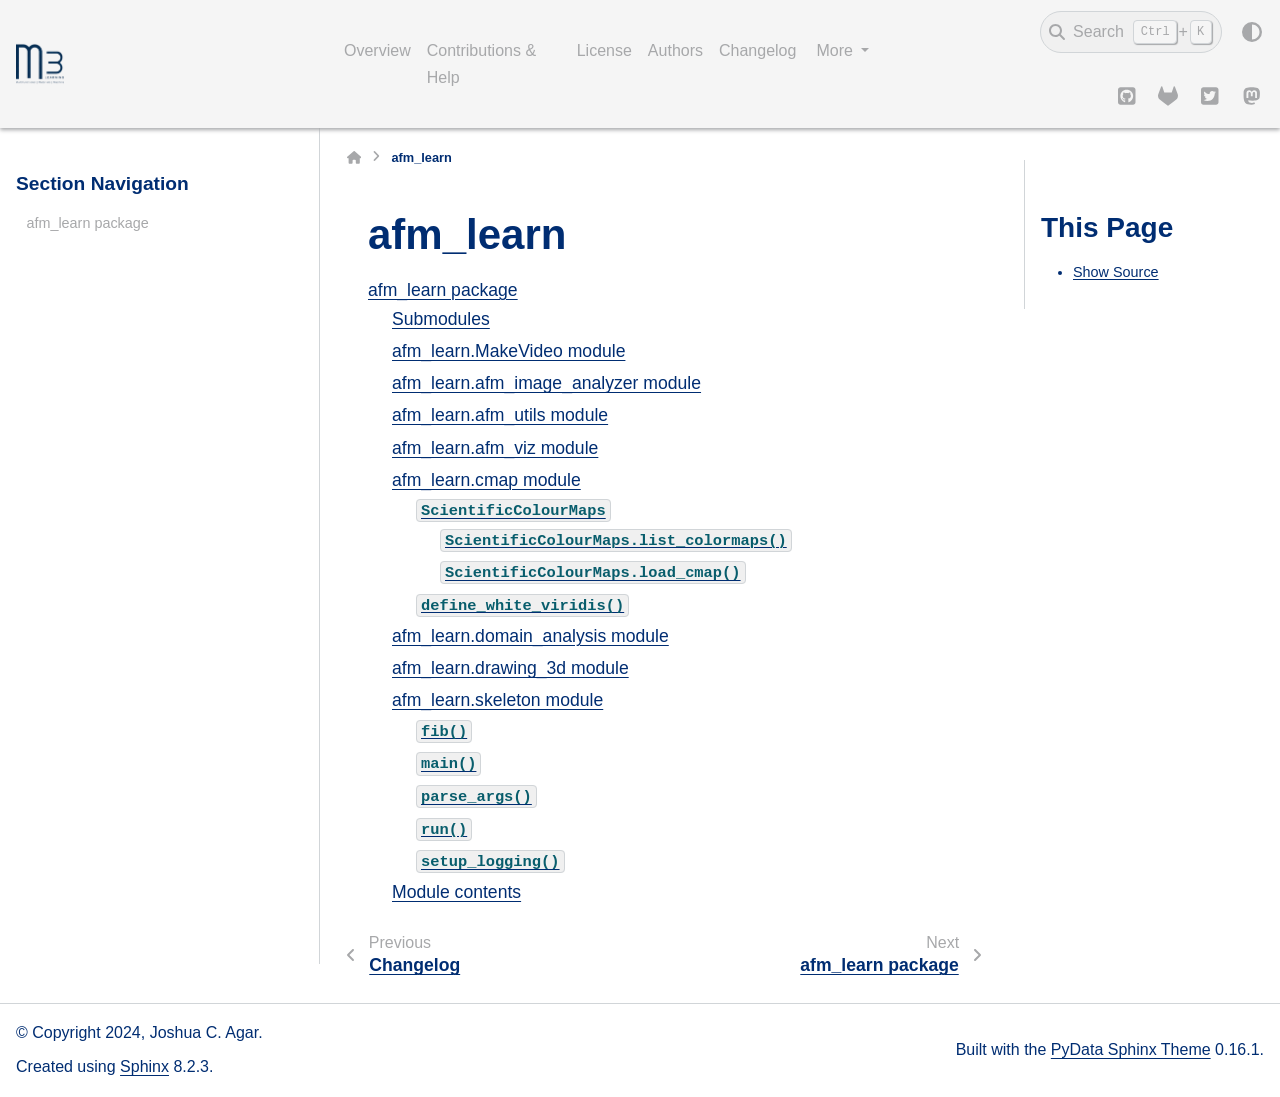
<file: api/modules.html>
<!DOCTYPE html>


<html lang="en" data-content_root="../" >

  <head>
    <meta charset="utf-8" />
    <meta name="viewport" content="width=device-width, initial-scale=1.0" /><meta name="viewport" content="width=device-width, initial-scale=1" />

    <title>afm_learn &#8212; AFM-Learn 0.0.po documentation</title>
  
  
  
  <script data-cfasync="false">
    document.documentElement.dataset.mode = localStorage.getItem("mode") || "";
    document.documentElement.dataset.theme = localStorage.getItem("theme") || "";
  </script>
  <!--
    this give us a css class that will be invisible only if js is disabled
  -->
  <noscript>
    <style>
      .pst-js-only { display: none !important; }

    </style>
  </noscript>
  
  <!-- Loaded before other Sphinx assets -->
  <link href="../_static/styles/theme.css?digest=8878045cc6db502f8baf" rel="stylesheet" />
<link href="../_static/styles/pydata-sphinx-theme.css?digest=8878045cc6db502f8baf" rel="stylesheet" />

    <link rel="stylesheet" type="text/css" href="../_static/pygments.css?v=03e43079" />
    <link rel="stylesheet" type="text/css" href="../_static/custom.css?v=19c47fc1" />
  
  <!-- So that users can add custom icons -->
  <script src="../_static/scripts/fontawesome.js?digest=8878045cc6db502f8baf"></script>
  <!-- Pre-loaded scripts that we'll load fully later -->
  <link rel="preload" as="script" href="../_static/scripts/bootstrap.js?digest=8878045cc6db502f8baf" />
<link rel="preload" as="script" href="../_static/scripts/pydata-sphinx-theme.js?digest=8878045cc6db502f8baf" />

    <script src="../_static/documentation_options.js?v=fbe5091d"></script>
    <script src="../_static/doctools.js?v=9bcbadda"></script>
    <script src="../_static/sphinx_highlight.js?v=dc90522c"></script>
    <script>DOCUMENTATION_OPTIONS.pagename = 'api/modules';</script>
    <link rel="index" title="Index" href="../genindex.html" />
    <link rel="search" title="Search" href="../search.html" />
    <link rel="next" title="afm_learn package" href="afm_learn.html" />
    <link rel="prev" title="Changelog" href="../changelog.html" />
  <meta name="viewport" content="width=device-width, initial-scale=1"/>
  <meta name="docsearch:language" content="en"/>
  <meta name="docsearch:version" content="0.0.post1.dev1+g2d2c6f6" />
    <meta name="docbuild:last-update" content="May 29, 2025"/>
  </head>
  
  
  <body data-bs-spy="scroll" data-bs-target=".bd-toc-nav" data-offset="180" data-bs-root-margin="0px 0px -60%" data-default-mode="">

  
  
  <div id="pst-skip-link" class="skip-link d-print-none"><a href="#main-content">Skip to main content</a></div>
  
  <div id="pst-scroll-pixel-helper"></div>
  
  <button type="button" class="btn rounded-pill" id="pst-back-to-top">
    <i class="fa-solid fa-arrow-up"></i>Back to top</button>

  
  <dialog id="pst-search-dialog">
    
<form class="bd-search d-flex align-items-center"
      action="../search.html"
      method="get">
  <i class="fa-solid fa-magnifying-glass"></i>
  <input type="search"
         class="form-control"
         name="q"
         placeholder="Search the docs ..."
         aria-label="Search the docs ..."
         autocomplete="off"
         autocorrect="off"
         autocapitalize="off"
         spellcheck="false"/>
  <span class="search-button__kbd-shortcut"><kbd class="kbd-shortcut__modifier">Ctrl</kbd>+<kbd>K</kbd></span>
</form>
  </dialog>

  <div class="pst-async-banner-revealer d-none">
  <aside id="bd-header-version-warning" class="d-none d-print-none" aria-label="Version warning"></aside>
</div>

  
    <header class="bd-header navbar navbar-expand-lg bd-navbar d-print-none">
<div class="bd-header__inner bd-page-width">
  <button class="pst-navbar-icon sidebar-toggle primary-toggle" aria-label="Site navigation">
    <span class="fa-solid fa-bars"></span>
  </button>
  
  
  <div class="col-lg-3 navbar-header-items__start">
    
      <div class="navbar-item">

  
    
  

<a class="navbar-brand logo" href="../index.html">
  
  
  
  
  
    
    
      
    
    
    <img src="../_static/Drexel_blue_Logo_square_Light.png" class="logo__image only-light" alt="AFM-Learn 0.0.po documentation - Home"/>
    <img src="../_static/Drexel_blue_Logo_square_Dark.png" class="logo__image only-dark pst-js-only" alt="AFM-Learn 0.0.po documentation - Home"/>
  
  
</a></div>
    
  </div>
  
  <div class="col-lg-9 navbar-header-items">
    
    <div class="me-auto navbar-header-items__center">
      
        <div class="navbar-item">
<nav>
  <ul class="bd-navbar-elements navbar-nav">
    
<li class="nav-item ">
  <a class="nav-link nav-internal" href="../readme.html">
    Overview
  </a>
</li>


<li class="nav-item ">
  <a class="nav-link nav-internal" href="../contributing.html">
    Contributions & Help
  </a>
</li>


<li class="nav-item ">
  <a class="nav-link nav-internal" href="../license.html">
    License
  </a>
</li>


<li class="nav-item ">
  <a class="nav-link nav-internal" href="../authors.html">
    Authors
  </a>
</li>


<li class="nav-item ">
  <a class="nav-link nav-internal" href="../changelog.html">
    Changelog
  </a>
</li>

            <li class="nav-item dropdown">
                <button class="btn dropdown-toggle nav-item" type="button"
                data-bs-toggle="dropdown" aria-expanded="false"
                aria-controls="pst-nav-more-links">
                    More
                </button>
                <ul id="pst-nav-more-links" class="dropdown-menu">
                    
<li class=" current active">
  <a class="nav-link dropdown-item nav-internal" href="#">
    Module Reference
  </a>
</li>

                </ul>
            </li>
            
  </ul>
</nav></div>
      
    </div>
    
    
    <div class="navbar-header-items__end">
      
        <div class="navbar-item navbar-persistent--container">
          

<button class="btn search-button-field search-button__button pst-js-only" title="Search" aria-label="Search" data-bs-placement="bottom" data-bs-toggle="tooltip">
 <i class="fa-solid fa-magnifying-glass"></i>
 <span class="search-button__default-text">Search</span>
 <span class="search-button__kbd-shortcut"><kbd class="kbd-shortcut__modifier">Ctrl</kbd>+<kbd class="kbd-shortcut__modifier">K</kbd></span>
</button>
        </div>
      
      
        <div class="navbar-item">

<button class="btn btn-sm nav-link pst-navbar-icon theme-switch-button pst-js-only" aria-label="Color mode" data-bs-title="Color mode"  data-bs-placement="bottom" data-bs-toggle="tooltip">
  <i class="theme-switch fa-solid fa-sun                fa-lg" data-mode="light" title="Light"></i>
  <i class="theme-switch fa-solid fa-moon               fa-lg" data-mode="dark"  title="Dark"></i>
  <i class="theme-switch fa-solid fa-circle-half-stroke fa-lg" data-mode="auto"  title="System Settings"></i>
</button></div>
      
        <div class="navbar-item"><ul class="navbar-icon-links"
    aria-label="Icon Links">
        <li class="nav-item">
          
          
          
          
          
          
          
          
          <a href="https://github.com/m3-learning/AFM-Learn.git" title="GitHub" class="nav-link pst-navbar-icon" rel="noopener" target="_blank" data-bs-toggle="tooltip" data-bs-placement="bottom"><i class="fab fa-github-square fa-lg" aria-hidden="true"></i>
            <span class="sr-only">GitHub</span></a>
        </li>
        <li class="nav-item">
          
          
          
          
          
          
          
          
          <a href="https://gitlab.com/<your-org>/<your-repo>" title="GitLab" class="nav-link pst-navbar-icon" rel="noopener" target="_blank" data-bs-toggle="tooltip" data-bs-placement="bottom"><i class="fab fa-gitlab fa-lg" aria-hidden="true"></i>
            <span class="sr-only">GitLab</span></a>
        </li>
        <li class="nav-item">
          
          
          
          
          
          
          
          
          <a href="https://twitter.com/<your-handle>" title="Twitter" class="nav-link pst-navbar-icon" rel="noopener" target="_blank" data-bs-toggle="tooltip" data-bs-placement="bottom"><i class="fab fa-twitter-square fa-lg" aria-hidden="true"></i>
            <span class="sr-only">Twitter</span></a>
        </li>
        <li class="nav-item">
          
          
          
          
          
          
          
          
          <a href="https://<your-host>@<your-handle>" title="Mastodon" class="nav-link pst-navbar-icon" rel="noopener" target="_blank" data-bs-toggle="tooltip" data-bs-placement="bottom"><i class="fab fa-mastodon fa-lg" aria-hidden="true"></i>
            <span class="sr-only">Mastodon</span></a>
        </li>
</ul></div>
      
    </div>
    
  </div>
  
  
    <div class="navbar-persistent--mobile">

<button class="btn search-button-field search-button__button pst-js-only" title="Search" aria-label="Search" data-bs-placement="bottom" data-bs-toggle="tooltip">
 <i class="fa-solid fa-magnifying-glass"></i>
 <span class="search-button__default-text">Search</span>
 <span class="search-button__kbd-shortcut"><kbd class="kbd-shortcut__modifier">Ctrl</kbd>+<kbd class="kbd-shortcut__modifier">K</kbd></span>
</button>
    </div>
  

  
    <button class="pst-navbar-icon sidebar-toggle secondary-toggle" aria-label="On this page">
      <span class="fa-solid fa-outdent"></span>
    </button>
  
</div>

    </header>
  

  <div class="bd-container">
    <div class="bd-container__inner bd-page-width">
      
      
      
      <dialog id="pst-primary-sidebar-modal"></dialog>
      <div id="pst-primary-sidebar" class="bd-sidebar-primary bd-sidebar">
        

  
  <div class="sidebar-header-items sidebar-primary__section">
    
    
      <div class="sidebar-header-items__center">
        
          
          
            <div class="navbar-item">
<nav>
  <ul class="bd-navbar-elements navbar-nav">
    
<li class="nav-item ">
  <a class="nav-link nav-internal" href="../readme.html">
    Overview
  </a>
</li>


<li class="nav-item ">
  <a class="nav-link nav-internal" href="../contributing.html">
    Contributions & Help
  </a>
</li>


<li class="nav-item ">
  <a class="nav-link nav-internal" href="../license.html">
    License
  </a>
</li>


<li class="nav-item ">
  <a class="nav-link nav-internal" href="../authors.html">
    Authors
  </a>
</li>


<li class="nav-item ">
  <a class="nav-link nav-internal" href="../changelog.html">
    Changelog
  </a>
</li>


<li class="nav-item current active">
  <a class="nav-link nav-internal" href="#">
    Module Reference
  </a>
</li>

  </ul>
</nav></div>
          
        
      </div>
    
    
    
      <div class="sidebar-header-items__end">
        
          <div class="navbar-item">

<button class="btn btn-sm nav-link pst-navbar-icon theme-switch-button pst-js-only" aria-label="Color mode" data-bs-title="Color mode"  data-bs-placement="bottom" data-bs-toggle="tooltip">
  <i class="theme-switch fa-solid fa-sun                fa-lg" data-mode="light" title="Light"></i>
  <i class="theme-switch fa-solid fa-moon               fa-lg" data-mode="dark"  title="Dark"></i>
  <i class="theme-switch fa-solid fa-circle-half-stroke fa-lg" data-mode="auto"  title="System Settings"></i>
</button></div>
        
          <div class="navbar-item"><ul class="navbar-icon-links"
    aria-label="Icon Links">
        <li class="nav-item">
          
          
          
          
          
          
          
          
          <a href="https://github.com/m3-learning/AFM-Learn.git" title="GitHub" class="nav-link pst-navbar-icon" rel="noopener" target="_blank" data-bs-toggle="tooltip" data-bs-placement="bottom"><i class="fab fa-github-square fa-lg" aria-hidden="true"></i>
            <span class="sr-only">GitHub</span></a>
        </li>
        <li class="nav-item">
          
          
          
          
          
          
          
          
          <a href="https://gitlab.com/<your-org>/<your-repo>" title="GitLab" class="nav-link pst-navbar-icon" rel="noopener" target="_blank" data-bs-toggle="tooltip" data-bs-placement="bottom"><i class="fab fa-gitlab fa-lg" aria-hidden="true"></i>
            <span class="sr-only">GitLab</span></a>
        </li>
        <li class="nav-item">
          
          
          
          
          
          
          
          
          <a href="https://twitter.com/<your-handle>" title="Twitter" class="nav-link pst-navbar-icon" rel="noopener" target="_blank" data-bs-toggle="tooltip" data-bs-placement="bottom"><i class="fab fa-twitter-square fa-lg" aria-hidden="true"></i>
            <span class="sr-only">Twitter</span></a>
        </li>
        <li class="nav-item">
          
          
          
          
          
          
          
          
          <a href="https://<your-host>@<your-handle>" title="Mastodon" class="nav-link pst-navbar-icon" rel="noopener" target="_blank" data-bs-toggle="tooltip" data-bs-placement="bottom"><i class="fab fa-mastodon fa-lg" aria-hidden="true"></i>
            <span class="sr-only">Mastodon</span></a>
        </li>
</ul></div>
        
      </div>
    
  </div>
  
    <div class="sidebar-primary-items__start sidebar-primary__section">
        <div class="sidebar-primary-item">
<nav class="bd-docs-nav bd-links"
     aria-label="Section Navigation">
  <p class="bd-links__title" role="heading" aria-level="1">Section Navigation</p>
  <div class="bd-toc-item navbar-nav"><ul class="nav bd-sidenav">
<li class="toctree-l1"><a class="reference internal" href="afm_learn.html">afm_learn package</a></li>
</ul>
</div>
</nav></div>
    </div>
  
  
  <div class="sidebar-primary-items__end sidebar-primary__section">
      <div class="sidebar-primary-item">
<div id="ethical-ad-placement"
      class="flat"
      data-ea-publisher="readthedocs"
      data-ea-type="readthedocs-sidebar"
      data-ea-manual="true">
</div></div>
  </div>


      </div>
      
      <main id="main-content" class="bd-main" role="main">
        
        
          <div class="bd-content">
            <div class="bd-article-container">
              
              <div class="bd-header-article d-print-none">
<div class="header-article-items header-article__inner">
  
    <div class="header-article-items__start">
      
        <div class="header-article-item">

<nav aria-label="Breadcrumb" class="d-print-none">
  <ul class="bd-breadcrumbs">
    
    <li class="breadcrumb-item breadcrumb-home">
      <a href="../index.html" class="nav-link" aria-label="Home">
        <i class="fa-solid fa-home"></i>
      </a>
    </li>
    <li class="breadcrumb-item active" aria-current="page"><span class="ellipsis">afm_learn</span></li>
  </ul>
</nav>
</div>
      
    </div>
  
  
</div>
</div>
              
              
              
                
<div id="searchbox"></div>
                <article class="bd-article">
                  
  <section id="afm-learn">
<h1>afm_learn<a class="headerlink" href="#afm-learn" title="Link to this heading">#</a></h1>
<div class="toctree-wrapper compound">
<ul>
<li class="toctree-l1"><a class="reference internal" href="afm_learn.html">afm_learn package</a><ul>
<li class="toctree-l2"><a class="reference internal" href="afm_learn.html#submodules">Submodules</a></li>
<li class="toctree-l2"><a class="reference internal" href="afm_learn.html#afm-learn-makevideo-module">afm_learn.MakeVideo module</a></li>
<li class="toctree-l2"><a class="reference internal" href="afm_learn.html#afm-learn-afm-image-analyzer-module">afm_learn.afm_image_analyzer module</a></li>
<li class="toctree-l2"><a class="reference internal" href="afm_learn.html#afm-learn-afm-utils-module">afm_learn.afm_utils module</a></li>
<li class="toctree-l2"><a class="reference internal" href="afm_learn.html#afm-learn-afm-viz-module">afm_learn.afm_viz module</a></li>
<li class="toctree-l2"><a class="reference internal" href="afm_learn.html#module-afm_learn.cmap">afm_learn.cmap module</a><ul>
<li class="toctree-l3"><a class="reference internal" href="afm_learn.html#afm_learn.cmap.ScientificColourMaps"><code class="docutils literal notranslate"><span class="pre">ScientificColourMaps</span></code></a><ul>
<li class="toctree-l4"><a class="reference internal" href="afm_learn.html#afm_learn.cmap.ScientificColourMaps.list_colormaps"><code class="docutils literal notranslate"><span class="pre">ScientificColourMaps.list_colormaps()</span></code></a></li>
<li class="toctree-l4"><a class="reference internal" href="afm_learn.html#afm_learn.cmap.ScientificColourMaps.load_cmap"><code class="docutils literal notranslate"><span class="pre">ScientificColourMaps.load_cmap()</span></code></a></li>
</ul>
</li>
<li class="toctree-l3"><a class="reference internal" href="afm_learn.html#afm_learn.cmap.define_white_viridis"><code class="docutils literal notranslate"><span class="pre">define_white_viridis()</span></code></a></li>
</ul>
</li>
<li class="toctree-l2"><a class="reference internal" href="afm_learn.html#afm-learn-domain-analysis-module">afm_learn.domain_analysis module</a></li>
<li class="toctree-l2"><a class="reference internal" href="afm_learn.html#afm-learn-drawing-3d-module">afm_learn.drawing_3d module</a></li>
<li class="toctree-l2"><a class="reference internal" href="afm_learn.html#module-afm_learn.skeleton">afm_learn.skeleton module</a><ul>
<li class="toctree-l3"><a class="reference internal" href="afm_learn.html#afm_learn.skeleton.fib"><code class="docutils literal notranslate"><span class="pre">fib()</span></code></a></li>
<li class="toctree-l3"><a class="reference internal" href="afm_learn.html#afm_learn.skeleton.main"><code class="docutils literal notranslate"><span class="pre">main()</span></code></a></li>
<li class="toctree-l3"><a class="reference internal" href="afm_learn.html#afm_learn.skeleton.parse_args"><code class="docutils literal notranslate"><span class="pre">parse_args()</span></code></a></li>
<li class="toctree-l3"><a class="reference internal" href="afm_learn.html#afm_learn.skeleton.run"><code class="docutils literal notranslate"><span class="pre">run()</span></code></a></li>
<li class="toctree-l3"><a class="reference internal" href="afm_learn.html#afm_learn.skeleton.setup_logging"><code class="docutils literal notranslate"><span class="pre">setup_logging()</span></code></a></li>
</ul>
</li>
<li class="toctree-l2"><a class="reference internal" href="afm_learn.html#module-afm_learn">Module contents</a></li>
</ul>
</li>
</ul>
</div>
</section>


                </article>
              
              
              
              
              
                <footer class="prev-next-footer d-print-none">
                  
<div class="prev-next-area">
    <a class="left-prev"
       href="../changelog.html"
       title="previous page">
      <i class="fa-solid fa-angle-left"></i>
      <div class="prev-next-info">
        <p class="prev-next-subtitle">previous</p>
        <p class="prev-next-title">Changelog</p>
      </div>
    </a>
    <a class="right-next"
       href="afm_learn.html"
       title="next page">
      <div class="prev-next-info">
        <p class="prev-next-subtitle">next</p>
        <p class="prev-next-title">afm_learn package</p>
      </div>
      <i class="fa-solid fa-angle-right"></i>
    </a>
</div>
                </footer>
              
            </div>
            
            
              
                <dialog id="pst-secondary-sidebar-modal"></dialog>
                <div id="pst-secondary-sidebar" class="bd-sidebar-secondary bd-toc"><div class="sidebar-secondary-items sidebar-secondary__inner">


  <div class="sidebar-secondary-item">
  <div role="note" aria-label="source link">
    <h3>This Page</h3>
    <ul class="this-page-menu">
      <li><a href="../_sources/api/modules.rst.txt"
            rel="nofollow">Show Source</a></li>
    </ul>
   </div></div>

</div></div>
              
            
          </div>
          <footer class="bd-footer-content">
            
          </footer>
        
      </main>
    </div>
  </div>
  
  <!-- Scripts loaded after <body> so the DOM is not blocked -->
  <script defer src="../_static/scripts/bootstrap.js?digest=8878045cc6db502f8baf"></script>
<script defer src="../_static/scripts/pydata-sphinx-theme.js?digest=8878045cc6db502f8baf"></script>

  <footer class="bd-footer">
<div class="bd-footer__inner bd-page-width">
  
    <div class="footer-items__start">
      
        <div class="footer-item">

  <p class="copyright">
    
      © Copyright 2024, Joshua C. Agar.
      <br/>
    
  </p>
</div>
      
        <div class="footer-item">

  <p class="sphinx-version">
    Created using <a href="https://www.sphinx-doc.org/">Sphinx</a> 8.2.3.
    <br/>
  </p>
</div>
      
    </div>
  
  
  
    <div class="footer-items__end">
      
        <div class="footer-item">
<p class="theme-version">
  <!-- # L10n: Setting the PST URL as an argument as this does not need to be localized -->
  Built with the <a href="https://pydata-sphinx-theme.readthedocs.io/en/stable/index.html">PyData Sphinx Theme</a> 0.16.1.
</p></div>
      
    </div>
  
</div>

  </footer>
  </body>
</html>
</file>
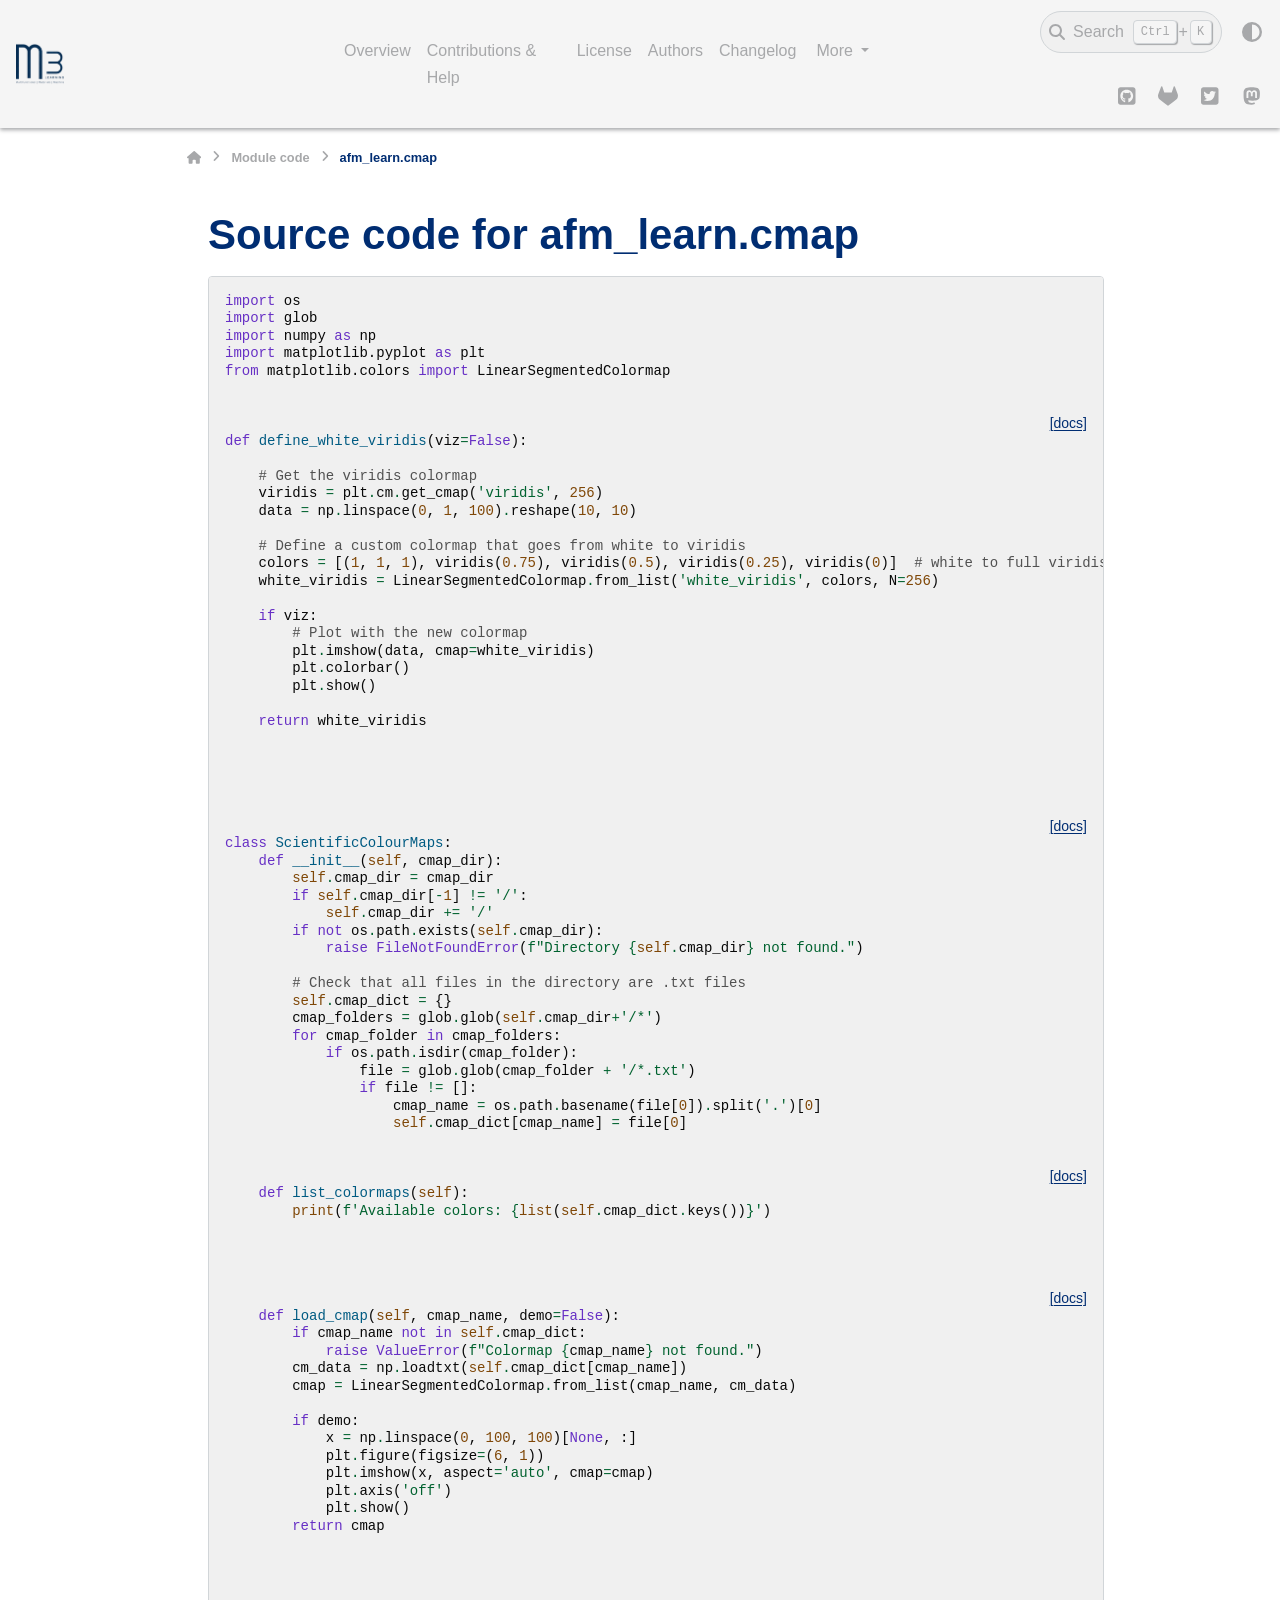
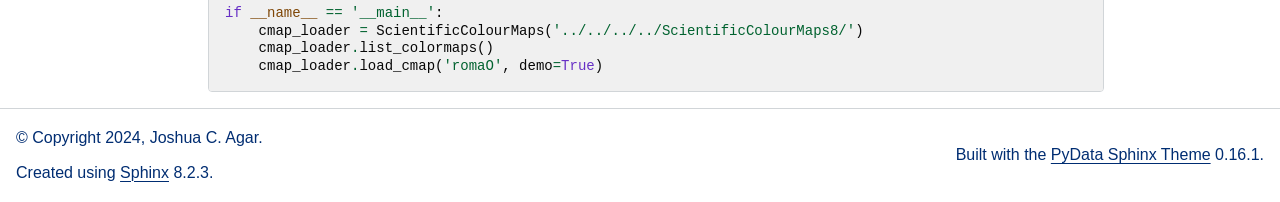
<file: _modules/afm_learn/cmap.html>
<!DOCTYPE html>


<html lang="en" data-content_root="../../" >

  <head>
    <meta charset="utf-8" />
    <meta name="viewport" content="width=device-width, initial-scale=1.0" />
    <title>afm_learn.cmap &#8212; AFM-Learn 0.0.po documentation</title>
  
  
  
  <script data-cfasync="false">
    document.documentElement.dataset.mode = localStorage.getItem("mode") || "";
    document.documentElement.dataset.theme = localStorage.getItem("theme") || "";
  </script>
  <!--
    this give us a css class that will be invisible only if js is disabled
  -->
  <noscript>
    <style>
      .pst-js-only { display: none !important; }

    </style>
  </noscript>
  
  <!-- Loaded before other Sphinx assets -->
  <link href="../../_static/styles/theme.css?digest=8878045cc6db502f8baf" rel="stylesheet" />
<link href="../../_static/styles/pydata-sphinx-theme.css?digest=8878045cc6db502f8baf" rel="stylesheet" />

    <link rel="stylesheet" type="text/css" href="../../_static/pygments.css?v=03e43079" />
    <link rel="stylesheet" type="text/css" href="../../_static/custom.css?v=19c47fc1" />
  
  <!-- So that users can add custom icons -->
  <script src="../../_static/scripts/fontawesome.js?digest=8878045cc6db502f8baf"></script>
  <!-- Pre-loaded scripts that we'll load fully later -->
  <link rel="preload" as="script" href="../../_static/scripts/bootstrap.js?digest=8878045cc6db502f8baf" />
<link rel="preload" as="script" href="../../_static/scripts/pydata-sphinx-theme.js?digest=8878045cc6db502f8baf" />

    <script src="../../_static/documentation_options.js?v=fbe5091d"></script>
    <script src="../../_static/doctools.js?v=9bcbadda"></script>
    <script src="../../_static/sphinx_highlight.js?v=dc90522c"></script>
    <script>DOCUMENTATION_OPTIONS.pagename = '_modules/afm_learn/cmap';</script>
    <link rel="index" title="Index" href="../../genindex.html" />
    <link rel="search" title="Search" href="../../search.html" />
  <meta name="viewport" content="width=device-width, initial-scale=1"/>
  <meta name="docsearch:language" content="en"/>
  <meta name="docsearch:version" content="0.0.post1.dev1+g2d2c6f6" />
    <meta name="docbuild:last-update" content="May 29, 2025"/>
  </head>
  
  
  <body data-bs-spy="scroll" data-bs-target=".bd-toc-nav" data-offset="180" data-bs-root-margin="0px 0px -60%" data-default-mode="">

  
  
  <div id="pst-skip-link" class="skip-link d-print-none"><a href="#main-content">Skip to main content</a></div>
  
  <div id="pst-scroll-pixel-helper"></div>
  
  <button type="button" class="btn rounded-pill" id="pst-back-to-top">
    <i class="fa-solid fa-arrow-up"></i>Back to top</button>

  
  <dialog id="pst-search-dialog">
    
<form class="bd-search d-flex align-items-center"
      action="../../search.html"
      method="get">
  <i class="fa-solid fa-magnifying-glass"></i>
  <input type="search"
         class="form-control"
         name="q"
         placeholder="Search the docs ..."
         aria-label="Search the docs ..."
         autocomplete="off"
         autocorrect="off"
         autocapitalize="off"
         spellcheck="false"/>
  <span class="search-button__kbd-shortcut"><kbd class="kbd-shortcut__modifier">Ctrl</kbd>+<kbd>K</kbd></span>
</form>
  </dialog>

  <div class="pst-async-banner-revealer d-none">
  <aside id="bd-header-version-warning" class="d-none d-print-none" aria-label="Version warning"></aside>
</div>

  
    <header class="bd-header navbar navbar-expand-lg bd-navbar d-print-none">
<div class="bd-header__inner bd-page-width">
  <button class="pst-navbar-icon sidebar-toggle primary-toggle" aria-label="Site navigation">
    <span class="fa-solid fa-bars"></span>
  </button>
  
  
  <div class="col-lg-3 navbar-header-items__start">
    
      <div class="navbar-item">

  
    
  

<a class="navbar-brand logo" href="../../index.html">
  
  
  
  
  
    
    
      
    
    
    <img src="../../_static/Drexel_blue_Logo_square_Light.png" class="logo__image only-light" alt="AFM-Learn 0.0.po documentation - Home"/>
    <img src="../../_static/Drexel_blue_Logo_square_Dark.png" class="logo__image only-dark pst-js-only" alt="AFM-Learn 0.0.po documentation - Home"/>
  
  
</a></div>
    
  </div>
  
  <div class="col-lg-9 navbar-header-items">
    
    <div class="me-auto navbar-header-items__center">
      
        <div class="navbar-item">
<nav>
  <ul class="bd-navbar-elements navbar-nav">
    
<li class="nav-item ">
  <a class="nav-link nav-internal" href="../../readme.html">
    Overview
  </a>
</li>


<li class="nav-item ">
  <a class="nav-link nav-internal" href="../../contributing.html">
    Contributions & Help
  </a>
</li>


<li class="nav-item ">
  <a class="nav-link nav-internal" href="../../license.html">
    License
  </a>
</li>


<li class="nav-item ">
  <a class="nav-link nav-internal" href="../../authors.html">
    Authors
  </a>
</li>


<li class="nav-item ">
  <a class="nav-link nav-internal" href="../../changelog.html">
    Changelog
  </a>
</li>

            <li class="nav-item dropdown">
                <button class="btn dropdown-toggle nav-item" type="button"
                data-bs-toggle="dropdown" aria-expanded="false"
                aria-controls="pst-nav-more-links">
                    More
                </button>
                <ul id="pst-nav-more-links" class="dropdown-menu">
                    
<li class=" ">
  <a class="nav-link dropdown-item nav-internal" href="../../api/modules.html">
    Module Reference
  </a>
</li>

                </ul>
            </li>
            
  </ul>
</nav></div>
      
    </div>
    
    
    <div class="navbar-header-items__end">
      
        <div class="navbar-item navbar-persistent--container">
          

<button class="btn search-button-field search-button__button pst-js-only" title="Search" aria-label="Search" data-bs-placement="bottom" data-bs-toggle="tooltip">
 <i class="fa-solid fa-magnifying-glass"></i>
 <span class="search-button__default-text">Search</span>
 <span class="search-button__kbd-shortcut"><kbd class="kbd-shortcut__modifier">Ctrl</kbd>+<kbd class="kbd-shortcut__modifier">K</kbd></span>
</button>
        </div>
      
      
        <div class="navbar-item">

<button class="btn btn-sm nav-link pst-navbar-icon theme-switch-button pst-js-only" aria-label="Color mode" data-bs-title="Color mode"  data-bs-placement="bottom" data-bs-toggle="tooltip">
  <i class="theme-switch fa-solid fa-sun                fa-lg" data-mode="light" title="Light"></i>
  <i class="theme-switch fa-solid fa-moon               fa-lg" data-mode="dark"  title="Dark"></i>
  <i class="theme-switch fa-solid fa-circle-half-stroke fa-lg" data-mode="auto"  title="System Settings"></i>
</button></div>
      
        <div class="navbar-item"><ul class="navbar-icon-links"
    aria-label="Icon Links">
        <li class="nav-item">
          
          
          
          
          
          
          
          
          <a href="https://github.com/m3-learning/AFM-Learn.git" title="GitHub" class="nav-link pst-navbar-icon" rel="noopener" target="_blank" data-bs-toggle="tooltip" data-bs-placement="bottom"><i class="fab fa-github-square fa-lg" aria-hidden="true"></i>
            <span class="sr-only">GitHub</span></a>
        </li>
        <li class="nav-item">
          
          
          
          
          
          
          
          
          <a href="https://gitlab.com/<your-org>/<your-repo>" title="GitLab" class="nav-link pst-navbar-icon" rel="noopener" target="_blank" data-bs-toggle="tooltip" data-bs-placement="bottom"><i class="fab fa-gitlab fa-lg" aria-hidden="true"></i>
            <span class="sr-only">GitLab</span></a>
        </li>
        <li class="nav-item">
          
          
          
          
          
          
          
          
          <a href="https://twitter.com/<your-handle>" title="Twitter" class="nav-link pst-navbar-icon" rel="noopener" target="_blank" data-bs-toggle="tooltip" data-bs-placement="bottom"><i class="fab fa-twitter-square fa-lg" aria-hidden="true"></i>
            <span class="sr-only">Twitter</span></a>
        </li>
        <li class="nav-item">
          
          
          
          
          
          
          
          
          <a href="https://<your-host>@<your-handle>" title="Mastodon" class="nav-link pst-navbar-icon" rel="noopener" target="_blank" data-bs-toggle="tooltip" data-bs-placement="bottom"><i class="fab fa-mastodon fa-lg" aria-hidden="true"></i>
            <span class="sr-only">Mastodon</span></a>
        </li>
</ul></div>
      
    </div>
    
  </div>
  
  
    <div class="navbar-persistent--mobile">

<button class="btn search-button-field search-button__button pst-js-only" title="Search" aria-label="Search" data-bs-placement="bottom" data-bs-toggle="tooltip">
 <i class="fa-solid fa-magnifying-glass"></i>
 <span class="search-button__default-text">Search</span>
 <span class="search-button__kbd-shortcut"><kbd class="kbd-shortcut__modifier">Ctrl</kbd>+<kbd class="kbd-shortcut__modifier">K</kbd></span>
</button>
    </div>
  

  
</div>

    </header>
  

  <div class="bd-container">
    <div class="bd-container__inner bd-page-width">
      
      
      
        
      
      <dialog id="pst-primary-sidebar-modal"></dialog>
      <div id="pst-primary-sidebar" class="bd-sidebar-primary bd-sidebar hide-on-wide">
        

  
  <div class="sidebar-header-items sidebar-primary__section">
    
    
      <div class="sidebar-header-items__center">
        
          
          
            <div class="navbar-item">
<nav>
  <ul class="bd-navbar-elements navbar-nav">
    
<li class="nav-item ">
  <a class="nav-link nav-internal" href="../../readme.html">
    Overview
  </a>
</li>


<li class="nav-item ">
  <a class="nav-link nav-internal" href="../../contributing.html">
    Contributions & Help
  </a>
</li>


<li class="nav-item ">
  <a class="nav-link nav-internal" href="../../license.html">
    License
  </a>
</li>


<li class="nav-item ">
  <a class="nav-link nav-internal" href="../../authors.html">
    Authors
  </a>
</li>


<li class="nav-item ">
  <a class="nav-link nav-internal" href="../../changelog.html">
    Changelog
  </a>
</li>


<li class="nav-item ">
  <a class="nav-link nav-internal" href="../../api/modules.html">
    Module Reference
  </a>
</li>

  </ul>
</nav></div>
          
        
      </div>
    
    
    
      <div class="sidebar-header-items__end">
        
          <div class="navbar-item">

<button class="btn btn-sm nav-link pst-navbar-icon theme-switch-button pst-js-only" aria-label="Color mode" data-bs-title="Color mode"  data-bs-placement="bottom" data-bs-toggle="tooltip">
  <i class="theme-switch fa-solid fa-sun                fa-lg" data-mode="light" title="Light"></i>
  <i class="theme-switch fa-solid fa-moon               fa-lg" data-mode="dark"  title="Dark"></i>
  <i class="theme-switch fa-solid fa-circle-half-stroke fa-lg" data-mode="auto"  title="System Settings"></i>
</button></div>
        
          <div class="navbar-item"><ul class="navbar-icon-links"
    aria-label="Icon Links">
        <li class="nav-item">
          
          
          
          
          
          
          
          
          <a href="https://github.com/m3-learning/AFM-Learn.git" title="GitHub" class="nav-link pst-navbar-icon" rel="noopener" target="_blank" data-bs-toggle="tooltip" data-bs-placement="bottom"><i class="fab fa-github-square fa-lg" aria-hidden="true"></i>
            <span class="sr-only">GitHub</span></a>
        </li>
        <li class="nav-item">
          
          
          
          
          
          
          
          
          <a href="https://gitlab.com/<your-org>/<your-repo>" title="GitLab" class="nav-link pst-navbar-icon" rel="noopener" target="_blank" data-bs-toggle="tooltip" data-bs-placement="bottom"><i class="fab fa-gitlab fa-lg" aria-hidden="true"></i>
            <span class="sr-only">GitLab</span></a>
        </li>
        <li class="nav-item">
          
          
          
          
          
          
          
          
          <a href="https://twitter.com/<your-handle>" title="Twitter" class="nav-link pst-navbar-icon" rel="noopener" target="_blank" data-bs-toggle="tooltip" data-bs-placement="bottom"><i class="fab fa-twitter-square fa-lg" aria-hidden="true"></i>
            <span class="sr-only">Twitter</span></a>
        </li>
        <li class="nav-item">
          
          
          
          
          
          
          
          
          <a href="https://<your-host>@<your-handle>" title="Mastodon" class="nav-link pst-navbar-icon" rel="noopener" target="_blank" data-bs-toggle="tooltip" data-bs-placement="bottom"><i class="fab fa-mastodon fa-lg" aria-hidden="true"></i>
            <span class="sr-only">Mastodon</span></a>
        </li>
</ul></div>
        
      </div>
    
  </div>
  
  
  <div class="sidebar-primary-items__end sidebar-primary__section">
      <div class="sidebar-primary-item">
<div id="ethical-ad-placement"
      class="flat"
      data-ea-publisher="readthedocs"
      data-ea-type="readthedocs-sidebar"
      data-ea-manual="true">
</div></div>
  </div>


      </div>
      
      <main id="main-content" class="bd-main" role="main">
        
        
          <div class="bd-content">
            <div class="bd-article-container">
              
              <div class="bd-header-article d-print-none">
<div class="header-article-items header-article__inner">
  
    <div class="header-article-items__start">
      
        <div class="header-article-item">

<nav aria-label="Breadcrumb" class="d-print-none">
  <ul class="bd-breadcrumbs">
    
    <li class="breadcrumb-item breadcrumb-home">
      <a href="../../index.html" class="nav-link" aria-label="Home">
        <i class="fa-solid fa-home"></i>
      </a>
    </li>
    
    <li class="breadcrumb-item"><a href="../index.html" class="nav-link">Module code</a></li>
    
    <li class="breadcrumb-item active" aria-current="page"><span class="ellipsis">afm_learn.cmap</span></li>
  </ul>
</nav>
</div>
      
    </div>
  
  
</div>
</div>
              
              
              
                
<div id="searchbox"></div>
                <article class="bd-article">
                  
  <h1>Source code for afm_learn.cmap</h1><div class="highlight"><pre>
<span></span><span class="kn">import</span><span class="w"> </span><span class="nn">os</span>
<span class="kn">import</span><span class="w"> </span><span class="nn">glob</span>
<span class="kn">import</span><span class="w"> </span><span class="nn">numpy</span><span class="w"> </span><span class="k">as</span><span class="w"> </span><span class="nn">np</span>
<span class="kn">import</span><span class="w"> </span><span class="nn">matplotlib.pyplot</span><span class="w"> </span><span class="k">as</span><span class="w"> </span><span class="nn">plt</span>
<span class="kn">from</span><span class="w"> </span><span class="nn">matplotlib.colors</span><span class="w"> </span><span class="kn">import</span> <span class="n">LinearSegmentedColormap</span>

<div class="viewcode-block" id="define_white_viridis">
<a class="viewcode-back" href="../../api/afm_learn.html#afm_learn.cmap.define_white_viridis">[docs]</a>
<span class="k">def</span><span class="w"> </span><span class="nf">define_white_viridis</span><span class="p">(</span><span class="n">viz</span><span class="o">=</span><span class="kc">False</span><span class="p">):</span>

    <span class="c1"># Get the viridis colormap</span>
    <span class="n">viridis</span> <span class="o">=</span> <span class="n">plt</span><span class="o">.</span><span class="n">cm</span><span class="o">.</span><span class="n">get_cmap</span><span class="p">(</span><span class="s1">&#39;viridis&#39;</span><span class="p">,</span> <span class="mi">256</span><span class="p">)</span>
    <span class="n">data</span> <span class="o">=</span> <span class="n">np</span><span class="o">.</span><span class="n">linspace</span><span class="p">(</span><span class="mi">0</span><span class="p">,</span> <span class="mi">1</span><span class="p">,</span> <span class="mi">100</span><span class="p">)</span><span class="o">.</span><span class="n">reshape</span><span class="p">(</span><span class="mi">10</span><span class="p">,</span> <span class="mi">10</span><span class="p">)</span>

    <span class="c1"># Define a custom colormap that goes from white to viridis</span>
    <span class="n">colors</span> <span class="o">=</span> <span class="p">[(</span><span class="mi">1</span><span class="p">,</span> <span class="mi">1</span><span class="p">,</span> <span class="mi">1</span><span class="p">),</span> <span class="n">viridis</span><span class="p">(</span><span class="mf">0.75</span><span class="p">),</span> <span class="n">viridis</span><span class="p">(</span><span class="mf">0.5</span><span class="p">),</span> <span class="n">viridis</span><span class="p">(</span><span class="mf">0.25</span><span class="p">),</span> <span class="n">viridis</span><span class="p">(</span><span class="mi">0</span><span class="p">)]</span>  <span class="c1"># white to full viridis</span>
    <span class="n">white_viridis</span> <span class="o">=</span> <span class="n">LinearSegmentedColormap</span><span class="o">.</span><span class="n">from_list</span><span class="p">(</span><span class="s1">&#39;white_viridis&#39;</span><span class="p">,</span> <span class="n">colors</span><span class="p">,</span> <span class="n">N</span><span class="o">=</span><span class="mi">256</span><span class="p">)</span>

    <span class="k">if</span> <span class="n">viz</span><span class="p">:</span>
        <span class="c1"># Plot with the new colormap</span>
        <span class="n">plt</span><span class="o">.</span><span class="n">imshow</span><span class="p">(</span><span class="n">data</span><span class="p">,</span> <span class="n">cmap</span><span class="o">=</span><span class="n">white_viridis</span><span class="p">)</span>
        <span class="n">plt</span><span class="o">.</span><span class="n">colorbar</span><span class="p">()</span>
        <span class="n">plt</span><span class="o">.</span><span class="n">show</span><span class="p">()</span>
    
    <span class="k">return</span> <span class="n">white_viridis</span></div>



<div class="viewcode-block" id="ScientificColourMaps">
<a class="viewcode-back" href="../../api/afm_learn.html#afm_learn.cmap.ScientificColourMaps">[docs]</a>
<span class="k">class</span><span class="w"> </span><span class="nc">ScientificColourMaps</span><span class="p">:</span>
    <span class="k">def</span><span class="w"> </span><span class="fm">__init__</span><span class="p">(</span><span class="bp">self</span><span class="p">,</span> <span class="n">cmap_dir</span><span class="p">):</span>
        <span class="bp">self</span><span class="o">.</span><span class="n">cmap_dir</span> <span class="o">=</span> <span class="n">cmap_dir</span>
        <span class="k">if</span> <span class="bp">self</span><span class="o">.</span><span class="n">cmap_dir</span><span class="p">[</span><span class="o">-</span><span class="mi">1</span><span class="p">]</span> <span class="o">!=</span> <span class="s1">&#39;/&#39;</span><span class="p">:</span>
            <span class="bp">self</span><span class="o">.</span><span class="n">cmap_dir</span> <span class="o">+=</span> <span class="s1">&#39;/&#39;</span>
        <span class="k">if</span> <span class="ow">not</span> <span class="n">os</span><span class="o">.</span><span class="n">path</span><span class="o">.</span><span class="n">exists</span><span class="p">(</span><span class="bp">self</span><span class="o">.</span><span class="n">cmap_dir</span><span class="p">):</span>
            <span class="k">raise</span> <span class="ne">FileNotFoundError</span><span class="p">(</span><span class="sa">f</span><span class="s2">&quot;Directory </span><span class="si">{</span><span class="bp">self</span><span class="o">.</span><span class="n">cmap_dir</span><span class="si">}</span><span class="s2"> not found.&quot;</span><span class="p">)</span>

        <span class="c1"># Check that all files in the directory are .txt files</span>
        <span class="bp">self</span><span class="o">.</span><span class="n">cmap_dict</span> <span class="o">=</span> <span class="p">{}</span>
        <span class="n">cmap_folders</span> <span class="o">=</span> <span class="n">glob</span><span class="o">.</span><span class="n">glob</span><span class="p">(</span><span class="bp">self</span><span class="o">.</span><span class="n">cmap_dir</span><span class="o">+</span><span class="s1">&#39;/*&#39;</span><span class="p">)</span>
        <span class="k">for</span> <span class="n">cmap_folder</span> <span class="ow">in</span> <span class="n">cmap_folders</span><span class="p">:</span>
            <span class="k">if</span> <span class="n">os</span><span class="o">.</span><span class="n">path</span><span class="o">.</span><span class="n">isdir</span><span class="p">(</span><span class="n">cmap_folder</span><span class="p">):</span>
                <span class="n">file</span> <span class="o">=</span> <span class="n">glob</span><span class="o">.</span><span class="n">glob</span><span class="p">(</span><span class="n">cmap_folder</span> <span class="o">+</span> <span class="s1">&#39;/*.txt&#39;</span><span class="p">)</span>
                <span class="k">if</span> <span class="n">file</span> <span class="o">!=</span> <span class="p">[]:</span>
                    <span class="n">cmap_name</span> <span class="o">=</span> <span class="n">os</span><span class="o">.</span><span class="n">path</span><span class="o">.</span><span class="n">basename</span><span class="p">(</span><span class="n">file</span><span class="p">[</span><span class="mi">0</span><span class="p">])</span><span class="o">.</span><span class="n">split</span><span class="p">(</span><span class="s1">&#39;.&#39;</span><span class="p">)[</span><span class="mi">0</span><span class="p">]</span>
                    <span class="bp">self</span><span class="o">.</span><span class="n">cmap_dict</span><span class="p">[</span><span class="n">cmap_name</span><span class="p">]</span> <span class="o">=</span> <span class="n">file</span><span class="p">[</span><span class="mi">0</span><span class="p">]</span>

<div class="viewcode-block" id="ScientificColourMaps.list_colormaps">
<a class="viewcode-back" href="../../api/afm_learn.html#afm_learn.cmap.ScientificColourMaps.list_colormaps">[docs]</a>
    <span class="k">def</span><span class="w"> </span><span class="nf">list_colormaps</span><span class="p">(</span><span class="bp">self</span><span class="p">):</span>
        <span class="nb">print</span><span class="p">(</span><span class="sa">f</span><span class="s1">&#39;Available colors: </span><span class="si">{</span><span class="nb">list</span><span class="p">(</span><span class="bp">self</span><span class="o">.</span><span class="n">cmap_dict</span><span class="o">.</span><span class="n">keys</span><span class="p">())</span><span class="si">}</span><span class="s1">&#39;</span><span class="p">)</span></div>

    
<div class="viewcode-block" id="ScientificColourMaps.load_cmap">
<a class="viewcode-back" href="../../api/afm_learn.html#afm_learn.cmap.ScientificColourMaps.load_cmap">[docs]</a>
    <span class="k">def</span><span class="w"> </span><span class="nf">load_cmap</span><span class="p">(</span><span class="bp">self</span><span class="p">,</span> <span class="n">cmap_name</span><span class="p">,</span> <span class="n">demo</span><span class="o">=</span><span class="kc">False</span><span class="p">):</span>
        <span class="k">if</span> <span class="n">cmap_name</span> <span class="ow">not</span> <span class="ow">in</span> <span class="bp">self</span><span class="o">.</span><span class="n">cmap_dict</span><span class="p">:</span>
            <span class="k">raise</span> <span class="ne">ValueError</span><span class="p">(</span><span class="sa">f</span><span class="s2">&quot;Colormap </span><span class="si">{</span><span class="n">cmap_name</span><span class="si">}</span><span class="s2"> not found.&quot;</span><span class="p">)</span>
        <span class="n">cm_data</span> <span class="o">=</span> <span class="n">np</span><span class="o">.</span><span class="n">loadtxt</span><span class="p">(</span><span class="bp">self</span><span class="o">.</span><span class="n">cmap_dict</span><span class="p">[</span><span class="n">cmap_name</span><span class="p">])</span>
        <span class="n">cmap</span> <span class="o">=</span> <span class="n">LinearSegmentedColormap</span><span class="o">.</span><span class="n">from_list</span><span class="p">(</span><span class="n">cmap_name</span><span class="p">,</span> <span class="n">cm_data</span><span class="p">)</span>

        <span class="k">if</span> <span class="n">demo</span><span class="p">:</span>
            <span class="n">x</span> <span class="o">=</span> <span class="n">np</span><span class="o">.</span><span class="n">linspace</span><span class="p">(</span><span class="mi">0</span><span class="p">,</span> <span class="mi">100</span><span class="p">,</span> <span class="mi">100</span><span class="p">)[</span><span class="kc">None</span><span class="p">,</span> <span class="p">:]</span>
            <span class="n">plt</span><span class="o">.</span><span class="n">figure</span><span class="p">(</span><span class="n">figsize</span><span class="o">=</span><span class="p">(</span><span class="mi">6</span><span class="p">,</span> <span class="mi">1</span><span class="p">))</span>
            <span class="n">plt</span><span class="o">.</span><span class="n">imshow</span><span class="p">(</span><span class="n">x</span><span class="p">,</span> <span class="n">aspect</span><span class="o">=</span><span class="s1">&#39;auto&#39;</span><span class="p">,</span> <span class="n">cmap</span><span class="o">=</span><span class="n">cmap</span><span class="p">)</span>
            <span class="n">plt</span><span class="o">.</span><span class="n">axis</span><span class="p">(</span><span class="s1">&#39;off&#39;</span><span class="p">)</span>
            <span class="n">plt</span><span class="o">.</span><span class="n">show</span><span class="p">()</span>
        <span class="k">return</span> <span class="n">cmap</span></div>
</div>


<span class="k">if</span> <span class="vm">__name__</span> <span class="o">==</span> <span class="s1">&#39;__main__&#39;</span><span class="p">:</span>
    <span class="n">cmap_loader</span> <span class="o">=</span> <span class="n">ScientificColourMaps</span><span class="p">(</span><span class="s1">&#39;../../../../ScientificColourMaps8/&#39;</span><span class="p">)</span>
    <span class="n">cmap_loader</span><span class="o">.</span><span class="n">list_colormaps</span><span class="p">()</span>
    <span class="n">cmap_loader</span><span class="o">.</span><span class="n">load_cmap</span><span class="p">(</span><span class="s1">&#39;romaO&#39;</span><span class="p">,</span> <span class="n">demo</span><span class="o">=</span><span class="kc">True</span><span class="p">)</span>
</pre></div>

                </article>
              
              
              
              
              
                <footer class="prev-next-footer d-print-none">
                  
<div class="prev-next-area">
</div>
                </footer>
              
            </div>
            
            
              
            
          </div>
          <footer class="bd-footer-content">
            
          </footer>
        
      </main>
    </div>
  </div>
  
  <!-- Scripts loaded after <body> so the DOM is not blocked -->
  <script defer src="../../_static/scripts/bootstrap.js?digest=8878045cc6db502f8baf"></script>
<script defer src="../../_static/scripts/pydata-sphinx-theme.js?digest=8878045cc6db502f8baf"></script>

  <footer class="bd-footer">
<div class="bd-footer__inner bd-page-width">
  
    <div class="footer-items__start">
      
        <div class="footer-item">

  <p class="copyright">
    
      © Copyright 2024, Joshua C. Agar.
      <br/>
    
  </p>
</div>
      
        <div class="footer-item">

  <p class="sphinx-version">
    Created using <a href="https://www.sphinx-doc.org/">Sphinx</a> 8.2.3.
    <br/>
  </p>
</div>
      
    </div>
  
  
  
    <div class="footer-items__end">
      
        <div class="footer-item">
<p class="theme-version">
  <!-- # L10n: Setting the PST URL as an argument as this does not need to be localized -->
  Built with the <a href="https://pydata-sphinx-theme.readthedocs.io/en/stable/index.html">PyData Sphinx Theme</a> 0.16.1.
</p></div>
      
    </div>
  
</div>

  </footer>
  </body>
</html>
</file>
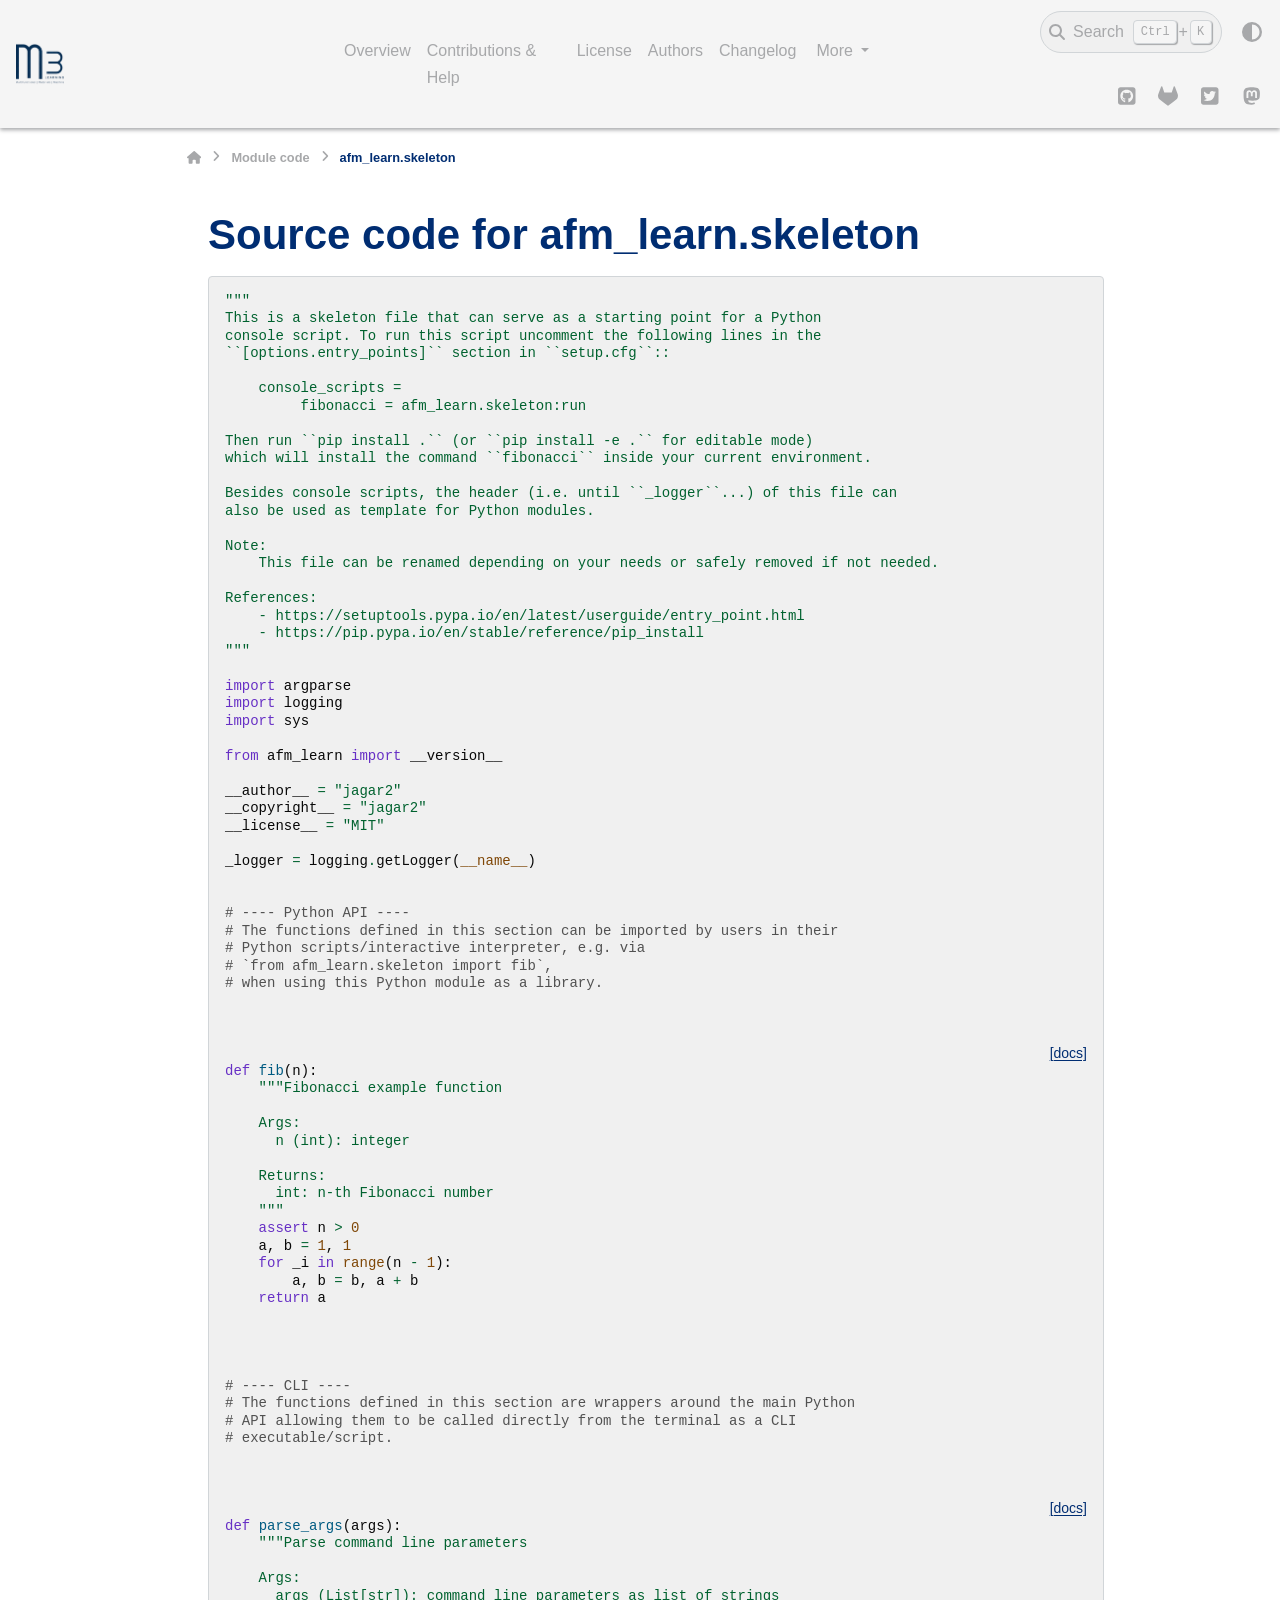
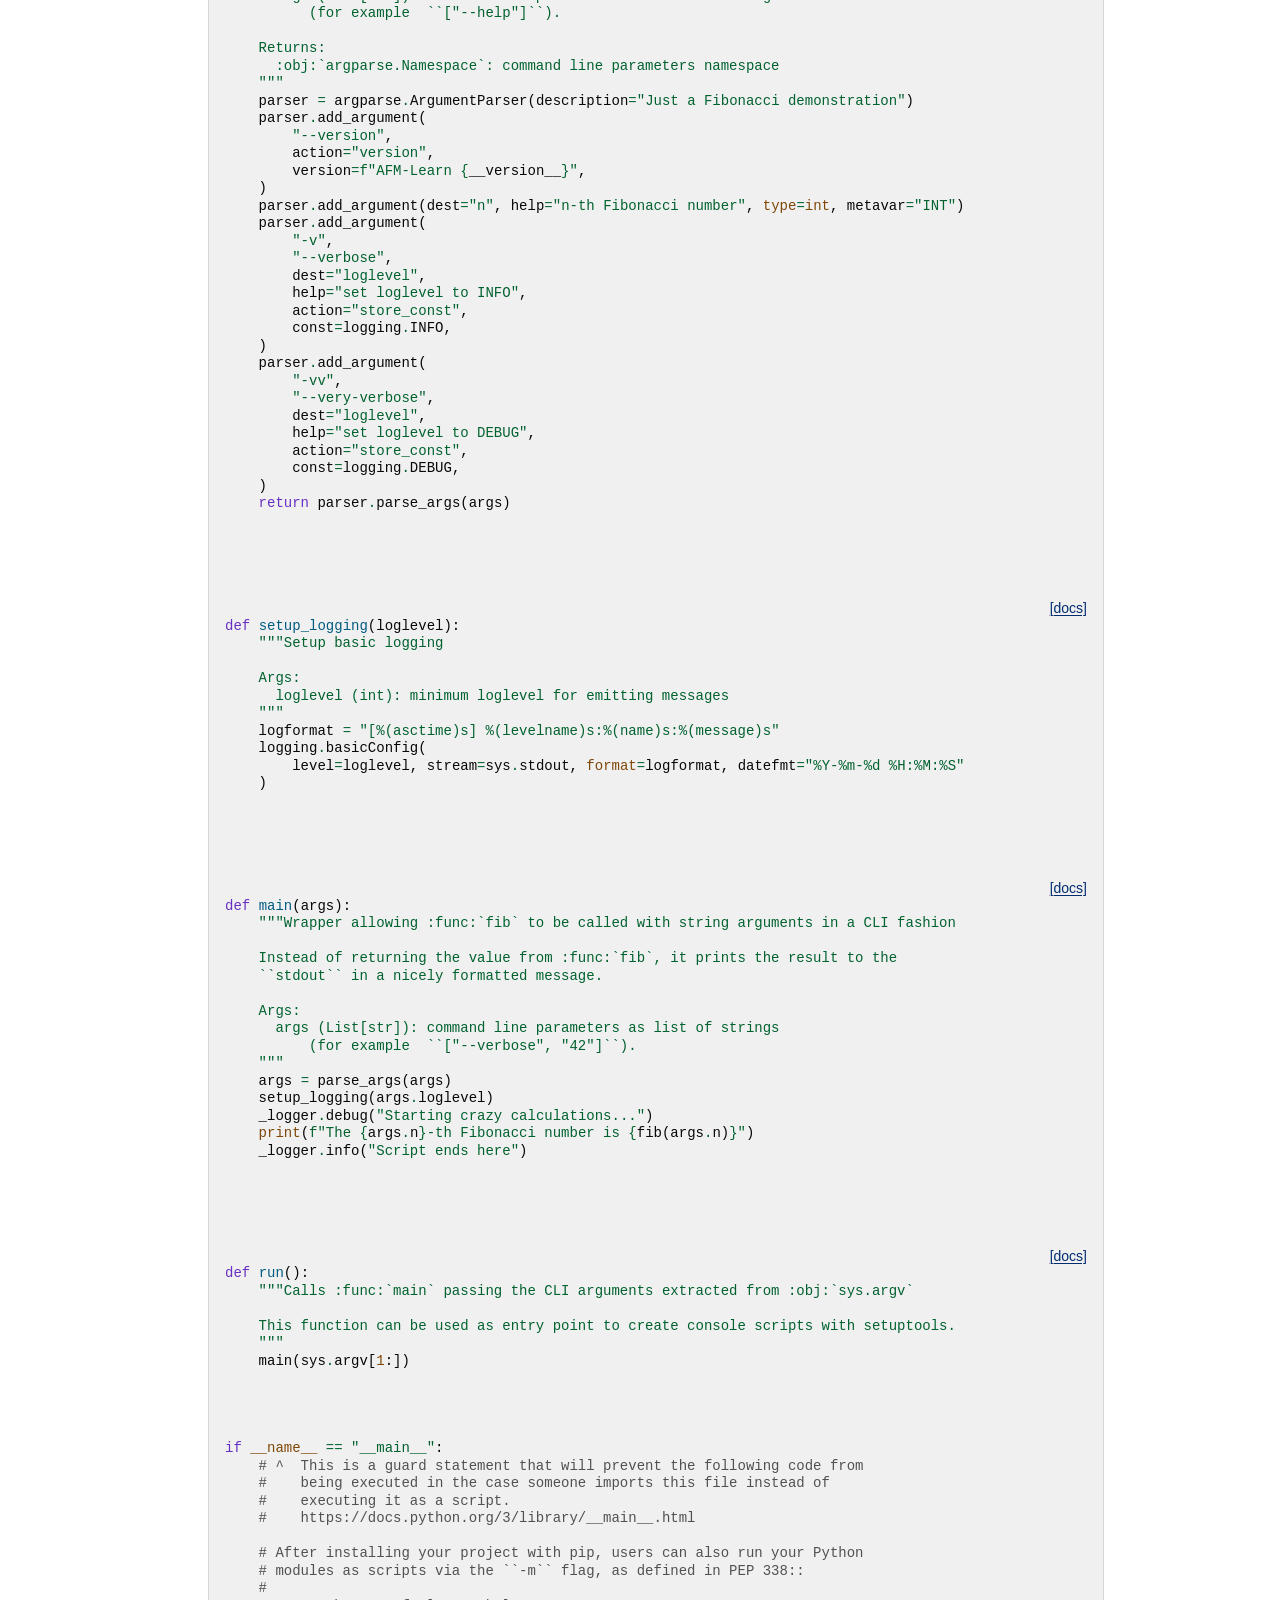
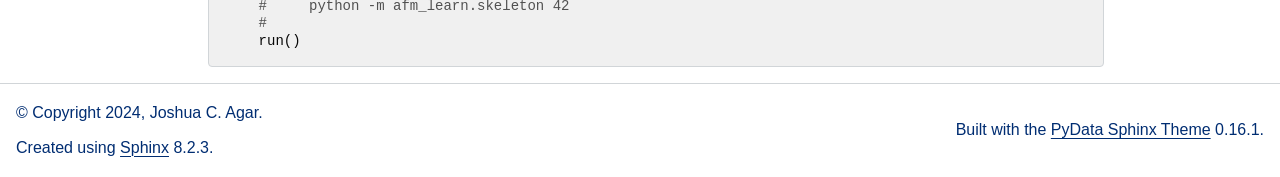
<file: _modules/afm_learn/skeleton.html>
<!DOCTYPE html>


<html lang="en" data-content_root="../../" >

  <head>
    <meta charset="utf-8" />
    <meta name="viewport" content="width=device-width, initial-scale=1.0" />
    <title>afm_learn.skeleton &#8212; AFM-Learn 0.0.po documentation</title>
  
  
  
  <script data-cfasync="false">
    document.documentElement.dataset.mode = localStorage.getItem("mode") || "";
    document.documentElement.dataset.theme = localStorage.getItem("theme") || "";
  </script>
  <!--
    this give us a css class that will be invisible only if js is disabled
  -->
  <noscript>
    <style>
      .pst-js-only { display: none !important; }

    </style>
  </noscript>
  
  <!-- Loaded before other Sphinx assets -->
  <link href="../../_static/styles/theme.css?digest=8878045cc6db502f8baf" rel="stylesheet" />
<link href="../../_static/styles/pydata-sphinx-theme.css?digest=8878045cc6db502f8baf" rel="stylesheet" />

    <link rel="stylesheet" type="text/css" href="../../_static/pygments.css?v=03e43079" />
    <link rel="stylesheet" type="text/css" href="../../_static/custom.css?v=19c47fc1" />
  
  <!-- So that users can add custom icons -->
  <script src="../../_static/scripts/fontawesome.js?digest=8878045cc6db502f8baf"></script>
  <!-- Pre-loaded scripts that we'll load fully later -->
  <link rel="preload" as="script" href="../../_static/scripts/bootstrap.js?digest=8878045cc6db502f8baf" />
<link rel="preload" as="script" href="../../_static/scripts/pydata-sphinx-theme.js?digest=8878045cc6db502f8baf" />

    <script src="../../_static/documentation_options.js?v=fbe5091d"></script>
    <script src="../../_static/doctools.js?v=9bcbadda"></script>
    <script src="../../_static/sphinx_highlight.js?v=dc90522c"></script>
    <script>DOCUMENTATION_OPTIONS.pagename = '_modules/afm_learn/skeleton';</script>
    <link rel="index" title="Index" href="../../genindex.html" />
    <link rel="search" title="Search" href="../../search.html" />
  <meta name="viewport" content="width=device-width, initial-scale=1"/>
  <meta name="docsearch:language" content="en"/>
  <meta name="docsearch:version" content="0.0.post1.dev1+g2d2c6f6" />
    <meta name="docbuild:last-update" content="May 29, 2025"/>
  </head>
  
  
  <body data-bs-spy="scroll" data-bs-target=".bd-toc-nav" data-offset="180" data-bs-root-margin="0px 0px -60%" data-default-mode="">

  
  
  <div id="pst-skip-link" class="skip-link d-print-none"><a href="#main-content">Skip to main content</a></div>
  
  <div id="pst-scroll-pixel-helper"></div>
  
  <button type="button" class="btn rounded-pill" id="pst-back-to-top">
    <i class="fa-solid fa-arrow-up"></i>Back to top</button>

  
  <dialog id="pst-search-dialog">
    
<form class="bd-search d-flex align-items-center"
      action="../../search.html"
      method="get">
  <i class="fa-solid fa-magnifying-glass"></i>
  <input type="search"
         class="form-control"
         name="q"
         placeholder="Search the docs ..."
         aria-label="Search the docs ..."
         autocomplete="off"
         autocorrect="off"
         autocapitalize="off"
         spellcheck="false"/>
  <span class="search-button__kbd-shortcut"><kbd class="kbd-shortcut__modifier">Ctrl</kbd>+<kbd>K</kbd></span>
</form>
  </dialog>

  <div class="pst-async-banner-revealer d-none">
  <aside id="bd-header-version-warning" class="d-none d-print-none" aria-label="Version warning"></aside>
</div>

  
    <header class="bd-header navbar navbar-expand-lg bd-navbar d-print-none">
<div class="bd-header__inner bd-page-width">
  <button class="pst-navbar-icon sidebar-toggle primary-toggle" aria-label="Site navigation">
    <span class="fa-solid fa-bars"></span>
  </button>
  
  
  <div class="col-lg-3 navbar-header-items__start">
    
      <div class="navbar-item">

  
    
  

<a class="navbar-brand logo" href="../../index.html">
  
  
  
  
  
    
    
      
    
    
    <img src="../../_static/Drexel_blue_Logo_square_Light.png" class="logo__image only-light" alt="AFM-Learn 0.0.po documentation - Home"/>
    <img src="../../_static/Drexel_blue_Logo_square_Dark.png" class="logo__image only-dark pst-js-only" alt="AFM-Learn 0.0.po documentation - Home"/>
  
  
</a></div>
    
  </div>
  
  <div class="col-lg-9 navbar-header-items">
    
    <div class="me-auto navbar-header-items__center">
      
        <div class="navbar-item">
<nav>
  <ul class="bd-navbar-elements navbar-nav">
    
<li class="nav-item ">
  <a class="nav-link nav-internal" href="../../readme.html">
    Overview
  </a>
</li>


<li class="nav-item ">
  <a class="nav-link nav-internal" href="../../contributing.html">
    Contributions & Help
  </a>
</li>


<li class="nav-item ">
  <a class="nav-link nav-internal" href="../../license.html">
    License
  </a>
</li>


<li class="nav-item ">
  <a class="nav-link nav-internal" href="../../authors.html">
    Authors
  </a>
</li>


<li class="nav-item ">
  <a class="nav-link nav-internal" href="../../changelog.html">
    Changelog
  </a>
</li>

            <li class="nav-item dropdown">
                <button class="btn dropdown-toggle nav-item" type="button"
                data-bs-toggle="dropdown" aria-expanded="false"
                aria-controls="pst-nav-more-links">
                    More
                </button>
                <ul id="pst-nav-more-links" class="dropdown-menu">
                    
<li class=" ">
  <a class="nav-link dropdown-item nav-internal" href="../../api/modules.html">
    Module Reference
  </a>
</li>

                </ul>
            </li>
            
  </ul>
</nav></div>
      
    </div>
    
    
    <div class="navbar-header-items__end">
      
        <div class="navbar-item navbar-persistent--container">
          

<button class="btn search-button-field search-button__button pst-js-only" title="Search" aria-label="Search" data-bs-placement="bottom" data-bs-toggle="tooltip">
 <i class="fa-solid fa-magnifying-glass"></i>
 <span class="search-button__default-text">Search</span>
 <span class="search-button__kbd-shortcut"><kbd class="kbd-shortcut__modifier">Ctrl</kbd>+<kbd class="kbd-shortcut__modifier">K</kbd></span>
</button>
        </div>
      
      
        <div class="navbar-item">

<button class="btn btn-sm nav-link pst-navbar-icon theme-switch-button pst-js-only" aria-label="Color mode" data-bs-title="Color mode"  data-bs-placement="bottom" data-bs-toggle="tooltip">
  <i class="theme-switch fa-solid fa-sun                fa-lg" data-mode="light" title="Light"></i>
  <i class="theme-switch fa-solid fa-moon               fa-lg" data-mode="dark"  title="Dark"></i>
  <i class="theme-switch fa-solid fa-circle-half-stroke fa-lg" data-mode="auto"  title="System Settings"></i>
</button></div>
      
        <div class="navbar-item"><ul class="navbar-icon-links"
    aria-label="Icon Links">
        <li class="nav-item">
          
          
          
          
          
          
          
          
          <a href="https://github.com/m3-learning/AFM-Learn.git" title="GitHub" class="nav-link pst-navbar-icon" rel="noopener" target="_blank" data-bs-toggle="tooltip" data-bs-placement="bottom"><i class="fab fa-github-square fa-lg" aria-hidden="true"></i>
            <span class="sr-only">GitHub</span></a>
        </li>
        <li class="nav-item">
          
          
          
          
          
          
          
          
          <a href="https://gitlab.com/<your-org>/<your-repo>" title="GitLab" class="nav-link pst-navbar-icon" rel="noopener" target="_blank" data-bs-toggle="tooltip" data-bs-placement="bottom"><i class="fab fa-gitlab fa-lg" aria-hidden="true"></i>
            <span class="sr-only">GitLab</span></a>
        </li>
        <li class="nav-item">
          
          
          
          
          
          
          
          
          <a href="https://twitter.com/<your-handle>" title="Twitter" class="nav-link pst-navbar-icon" rel="noopener" target="_blank" data-bs-toggle="tooltip" data-bs-placement="bottom"><i class="fab fa-twitter-square fa-lg" aria-hidden="true"></i>
            <span class="sr-only">Twitter</span></a>
        </li>
        <li class="nav-item">
          
          
          
          
          
          
          
          
          <a href="https://<your-host>@<your-handle>" title="Mastodon" class="nav-link pst-navbar-icon" rel="noopener" target="_blank" data-bs-toggle="tooltip" data-bs-placement="bottom"><i class="fab fa-mastodon fa-lg" aria-hidden="true"></i>
            <span class="sr-only">Mastodon</span></a>
        </li>
</ul></div>
      
    </div>
    
  </div>
  
  
    <div class="navbar-persistent--mobile">

<button class="btn search-button-field search-button__button pst-js-only" title="Search" aria-label="Search" data-bs-placement="bottom" data-bs-toggle="tooltip">
 <i class="fa-solid fa-magnifying-glass"></i>
 <span class="search-button__default-text">Search</span>
 <span class="search-button__kbd-shortcut"><kbd class="kbd-shortcut__modifier">Ctrl</kbd>+<kbd class="kbd-shortcut__modifier">K</kbd></span>
</button>
    </div>
  

  
</div>

    </header>
  

  <div class="bd-container">
    <div class="bd-container__inner bd-page-width">
      
      
      
        
      
      <dialog id="pst-primary-sidebar-modal"></dialog>
      <div id="pst-primary-sidebar" class="bd-sidebar-primary bd-sidebar hide-on-wide">
        

  
  <div class="sidebar-header-items sidebar-primary__section">
    
    
      <div class="sidebar-header-items__center">
        
          
          
            <div class="navbar-item">
<nav>
  <ul class="bd-navbar-elements navbar-nav">
    
<li class="nav-item ">
  <a class="nav-link nav-internal" href="../../readme.html">
    Overview
  </a>
</li>


<li class="nav-item ">
  <a class="nav-link nav-internal" href="../../contributing.html">
    Contributions & Help
  </a>
</li>


<li class="nav-item ">
  <a class="nav-link nav-internal" href="../../license.html">
    License
  </a>
</li>


<li class="nav-item ">
  <a class="nav-link nav-internal" href="../../authors.html">
    Authors
  </a>
</li>


<li class="nav-item ">
  <a class="nav-link nav-internal" href="../../changelog.html">
    Changelog
  </a>
</li>


<li class="nav-item ">
  <a class="nav-link nav-internal" href="../../api/modules.html">
    Module Reference
  </a>
</li>

  </ul>
</nav></div>
          
        
      </div>
    
    
    
      <div class="sidebar-header-items__end">
        
          <div class="navbar-item">

<button class="btn btn-sm nav-link pst-navbar-icon theme-switch-button pst-js-only" aria-label="Color mode" data-bs-title="Color mode"  data-bs-placement="bottom" data-bs-toggle="tooltip">
  <i class="theme-switch fa-solid fa-sun                fa-lg" data-mode="light" title="Light"></i>
  <i class="theme-switch fa-solid fa-moon               fa-lg" data-mode="dark"  title="Dark"></i>
  <i class="theme-switch fa-solid fa-circle-half-stroke fa-lg" data-mode="auto"  title="System Settings"></i>
</button></div>
        
          <div class="navbar-item"><ul class="navbar-icon-links"
    aria-label="Icon Links">
        <li class="nav-item">
          
          
          
          
          
          
          
          
          <a href="https://github.com/m3-learning/AFM-Learn.git" title="GitHub" class="nav-link pst-navbar-icon" rel="noopener" target="_blank" data-bs-toggle="tooltip" data-bs-placement="bottom"><i class="fab fa-github-square fa-lg" aria-hidden="true"></i>
            <span class="sr-only">GitHub</span></a>
        </li>
        <li class="nav-item">
          
          
          
          
          
          
          
          
          <a href="https://gitlab.com/<your-org>/<your-repo>" title="GitLab" class="nav-link pst-navbar-icon" rel="noopener" target="_blank" data-bs-toggle="tooltip" data-bs-placement="bottom"><i class="fab fa-gitlab fa-lg" aria-hidden="true"></i>
            <span class="sr-only">GitLab</span></a>
        </li>
        <li class="nav-item">
          
          
          
          
          
          
          
          
          <a href="https://twitter.com/<your-handle>" title="Twitter" class="nav-link pst-navbar-icon" rel="noopener" target="_blank" data-bs-toggle="tooltip" data-bs-placement="bottom"><i class="fab fa-twitter-square fa-lg" aria-hidden="true"></i>
            <span class="sr-only">Twitter</span></a>
        </li>
        <li class="nav-item">
          
          
          
          
          
          
          
          
          <a href="https://<your-host>@<your-handle>" title="Mastodon" class="nav-link pst-navbar-icon" rel="noopener" target="_blank" data-bs-toggle="tooltip" data-bs-placement="bottom"><i class="fab fa-mastodon fa-lg" aria-hidden="true"></i>
            <span class="sr-only">Mastodon</span></a>
        </li>
</ul></div>
        
      </div>
    
  </div>
  
  
  <div class="sidebar-primary-items__end sidebar-primary__section">
      <div class="sidebar-primary-item">
<div id="ethical-ad-placement"
      class="flat"
      data-ea-publisher="readthedocs"
      data-ea-type="readthedocs-sidebar"
      data-ea-manual="true">
</div></div>
  </div>


      </div>
      
      <main id="main-content" class="bd-main" role="main">
        
        
          <div class="bd-content">
            <div class="bd-article-container">
              
              <div class="bd-header-article d-print-none">
<div class="header-article-items header-article__inner">
  
    <div class="header-article-items__start">
      
        <div class="header-article-item">

<nav aria-label="Breadcrumb" class="d-print-none">
  <ul class="bd-breadcrumbs">
    
    <li class="breadcrumb-item breadcrumb-home">
      <a href="../../index.html" class="nav-link" aria-label="Home">
        <i class="fa-solid fa-home"></i>
      </a>
    </li>
    
    <li class="breadcrumb-item"><a href="../index.html" class="nav-link">Module code</a></li>
    
    <li class="breadcrumb-item active" aria-current="page"><span class="ellipsis">afm_learn.skeleton</span></li>
  </ul>
</nav>
</div>
      
    </div>
  
  
</div>
</div>
              
              
              
                
<div id="searchbox"></div>
                <article class="bd-article">
                  
  <h1>Source code for afm_learn.skeleton</h1><div class="highlight"><pre>
<span></span><span class="sd">&quot;&quot;&quot;</span>
<span class="sd">This is a skeleton file that can serve as a starting point for a Python</span>
<span class="sd">console script. To run this script uncomment the following lines in the</span>
<span class="sd">``[options.entry_points]`` section in ``setup.cfg``::</span>

<span class="sd">    console_scripts =</span>
<span class="sd">         fibonacci = afm_learn.skeleton:run</span>

<span class="sd">Then run ``pip install .`` (or ``pip install -e .`` for editable mode)</span>
<span class="sd">which will install the command ``fibonacci`` inside your current environment.</span>

<span class="sd">Besides console scripts, the header (i.e. until ``_logger``...) of this file can</span>
<span class="sd">also be used as template for Python modules.</span>

<span class="sd">Note:</span>
<span class="sd">    This file can be renamed depending on your needs or safely removed if not needed.</span>

<span class="sd">References:</span>
<span class="sd">    - https://setuptools.pypa.io/en/latest/userguide/entry_point.html</span>
<span class="sd">    - https://pip.pypa.io/en/stable/reference/pip_install</span>
<span class="sd">&quot;&quot;&quot;</span>

<span class="kn">import</span><span class="w"> </span><span class="nn">argparse</span>
<span class="kn">import</span><span class="w"> </span><span class="nn">logging</span>
<span class="kn">import</span><span class="w"> </span><span class="nn">sys</span>

<span class="kn">from</span><span class="w"> </span><span class="nn">afm_learn</span><span class="w"> </span><span class="kn">import</span> <span class="n">__version__</span>

<span class="n">__author__</span> <span class="o">=</span> <span class="s2">&quot;jagar2&quot;</span>
<span class="n">__copyright__</span> <span class="o">=</span> <span class="s2">&quot;jagar2&quot;</span>
<span class="n">__license__</span> <span class="o">=</span> <span class="s2">&quot;MIT&quot;</span>

<span class="n">_logger</span> <span class="o">=</span> <span class="n">logging</span><span class="o">.</span><span class="n">getLogger</span><span class="p">(</span><span class="vm">__name__</span><span class="p">)</span>


<span class="c1"># ---- Python API ----</span>
<span class="c1"># The functions defined in this section can be imported by users in their</span>
<span class="c1"># Python scripts/interactive interpreter, e.g. via</span>
<span class="c1"># `from afm_learn.skeleton import fib`,</span>
<span class="c1"># when using this Python module as a library.</span>


<div class="viewcode-block" id="fib">
<a class="viewcode-back" href="../../api/afm_learn.html#afm_learn.skeleton.fib">[docs]</a>
<span class="k">def</span><span class="w"> </span><span class="nf">fib</span><span class="p">(</span><span class="n">n</span><span class="p">):</span>
<span class="w">    </span><span class="sd">&quot;&quot;&quot;Fibonacci example function</span>

<span class="sd">    Args:</span>
<span class="sd">      n (int): integer</span>

<span class="sd">    Returns:</span>
<span class="sd">      int: n-th Fibonacci number</span>
<span class="sd">    &quot;&quot;&quot;</span>
    <span class="k">assert</span> <span class="n">n</span> <span class="o">&gt;</span> <span class="mi">0</span>
    <span class="n">a</span><span class="p">,</span> <span class="n">b</span> <span class="o">=</span> <span class="mi">1</span><span class="p">,</span> <span class="mi">1</span>
    <span class="k">for</span> <span class="n">_i</span> <span class="ow">in</span> <span class="nb">range</span><span class="p">(</span><span class="n">n</span> <span class="o">-</span> <span class="mi">1</span><span class="p">):</span>
        <span class="n">a</span><span class="p">,</span> <span class="n">b</span> <span class="o">=</span> <span class="n">b</span><span class="p">,</span> <span class="n">a</span> <span class="o">+</span> <span class="n">b</span>
    <span class="k">return</span> <span class="n">a</span></div>



<span class="c1"># ---- CLI ----</span>
<span class="c1"># The functions defined in this section are wrappers around the main Python</span>
<span class="c1"># API allowing them to be called directly from the terminal as a CLI</span>
<span class="c1"># executable/script.</span>


<div class="viewcode-block" id="parse_args">
<a class="viewcode-back" href="../../api/afm_learn.html#afm_learn.skeleton.parse_args">[docs]</a>
<span class="k">def</span><span class="w"> </span><span class="nf">parse_args</span><span class="p">(</span><span class="n">args</span><span class="p">):</span>
<span class="w">    </span><span class="sd">&quot;&quot;&quot;Parse command line parameters</span>

<span class="sd">    Args:</span>
<span class="sd">      args (List[str]): command line parameters as list of strings</span>
<span class="sd">          (for example  ``[&quot;--help&quot;]``).</span>

<span class="sd">    Returns:</span>
<span class="sd">      :obj:`argparse.Namespace`: command line parameters namespace</span>
<span class="sd">    &quot;&quot;&quot;</span>
    <span class="n">parser</span> <span class="o">=</span> <span class="n">argparse</span><span class="o">.</span><span class="n">ArgumentParser</span><span class="p">(</span><span class="n">description</span><span class="o">=</span><span class="s2">&quot;Just a Fibonacci demonstration&quot;</span><span class="p">)</span>
    <span class="n">parser</span><span class="o">.</span><span class="n">add_argument</span><span class="p">(</span>
        <span class="s2">&quot;--version&quot;</span><span class="p">,</span>
        <span class="n">action</span><span class="o">=</span><span class="s2">&quot;version&quot;</span><span class="p">,</span>
        <span class="n">version</span><span class="o">=</span><span class="sa">f</span><span class="s2">&quot;AFM-Learn </span><span class="si">{</span><span class="n">__version__</span><span class="si">}</span><span class="s2">&quot;</span><span class="p">,</span>
    <span class="p">)</span>
    <span class="n">parser</span><span class="o">.</span><span class="n">add_argument</span><span class="p">(</span><span class="n">dest</span><span class="o">=</span><span class="s2">&quot;n&quot;</span><span class="p">,</span> <span class="n">help</span><span class="o">=</span><span class="s2">&quot;n-th Fibonacci number&quot;</span><span class="p">,</span> <span class="nb">type</span><span class="o">=</span><span class="nb">int</span><span class="p">,</span> <span class="n">metavar</span><span class="o">=</span><span class="s2">&quot;INT&quot;</span><span class="p">)</span>
    <span class="n">parser</span><span class="o">.</span><span class="n">add_argument</span><span class="p">(</span>
        <span class="s2">&quot;-v&quot;</span><span class="p">,</span>
        <span class="s2">&quot;--verbose&quot;</span><span class="p">,</span>
        <span class="n">dest</span><span class="o">=</span><span class="s2">&quot;loglevel&quot;</span><span class="p">,</span>
        <span class="n">help</span><span class="o">=</span><span class="s2">&quot;set loglevel to INFO&quot;</span><span class="p">,</span>
        <span class="n">action</span><span class="o">=</span><span class="s2">&quot;store_const&quot;</span><span class="p">,</span>
        <span class="n">const</span><span class="o">=</span><span class="n">logging</span><span class="o">.</span><span class="n">INFO</span><span class="p">,</span>
    <span class="p">)</span>
    <span class="n">parser</span><span class="o">.</span><span class="n">add_argument</span><span class="p">(</span>
        <span class="s2">&quot;-vv&quot;</span><span class="p">,</span>
        <span class="s2">&quot;--very-verbose&quot;</span><span class="p">,</span>
        <span class="n">dest</span><span class="o">=</span><span class="s2">&quot;loglevel&quot;</span><span class="p">,</span>
        <span class="n">help</span><span class="o">=</span><span class="s2">&quot;set loglevel to DEBUG&quot;</span><span class="p">,</span>
        <span class="n">action</span><span class="o">=</span><span class="s2">&quot;store_const&quot;</span><span class="p">,</span>
        <span class="n">const</span><span class="o">=</span><span class="n">logging</span><span class="o">.</span><span class="n">DEBUG</span><span class="p">,</span>
    <span class="p">)</span>
    <span class="k">return</span> <span class="n">parser</span><span class="o">.</span><span class="n">parse_args</span><span class="p">(</span><span class="n">args</span><span class="p">)</span></div>



<div class="viewcode-block" id="setup_logging">
<a class="viewcode-back" href="../../api/afm_learn.html#afm_learn.skeleton.setup_logging">[docs]</a>
<span class="k">def</span><span class="w"> </span><span class="nf">setup_logging</span><span class="p">(</span><span class="n">loglevel</span><span class="p">):</span>
<span class="w">    </span><span class="sd">&quot;&quot;&quot;Setup basic logging</span>

<span class="sd">    Args:</span>
<span class="sd">      loglevel (int): minimum loglevel for emitting messages</span>
<span class="sd">    &quot;&quot;&quot;</span>
    <span class="n">logformat</span> <span class="o">=</span> <span class="s2">&quot;[</span><span class="si">%(asctime)s</span><span class="s2">] </span><span class="si">%(levelname)s</span><span class="s2">:</span><span class="si">%(name)s</span><span class="s2">:</span><span class="si">%(message)s</span><span class="s2">&quot;</span>
    <span class="n">logging</span><span class="o">.</span><span class="n">basicConfig</span><span class="p">(</span>
        <span class="n">level</span><span class="o">=</span><span class="n">loglevel</span><span class="p">,</span> <span class="n">stream</span><span class="o">=</span><span class="n">sys</span><span class="o">.</span><span class="n">stdout</span><span class="p">,</span> <span class="nb">format</span><span class="o">=</span><span class="n">logformat</span><span class="p">,</span> <span class="n">datefmt</span><span class="o">=</span><span class="s2">&quot;%Y-%m-</span><span class="si">%d</span><span class="s2"> %H:%M:%S&quot;</span>
    <span class="p">)</span></div>



<div class="viewcode-block" id="main">
<a class="viewcode-back" href="../../api/afm_learn.html#afm_learn.skeleton.main">[docs]</a>
<span class="k">def</span><span class="w"> </span><span class="nf">main</span><span class="p">(</span><span class="n">args</span><span class="p">):</span>
<span class="w">    </span><span class="sd">&quot;&quot;&quot;Wrapper allowing :func:`fib` to be called with string arguments in a CLI fashion</span>

<span class="sd">    Instead of returning the value from :func:`fib`, it prints the result to the</span>
<span class="sd">    ``stdout`` in a nicely formatted message.</span>

<span class="sd">    Args:</span>
<span class="sd">      args (List[str]): command line parameters as list of strings</span>
<span class="sd">          (for example  ``[&quot;--verbose&quot;, &quot;42&quot;]``).</span>
<span class="sd">    &quot;&quot;&quot;</span>
    <span class="n">args</span> <span class="o">=</span> <span class="n">parse_args</span><span class="p">(</span><span class="n">args</span><span class="p">)</span>
    <span class="n">setup_logging</span><span class="p">(</span><span class="n">args</span><span class="o">.</span><span class="n">loglevel</span><span class="p">)</span>
    <span class="n">_logger</span><span class="o">.</span><span class="n">debug</span><span class="p">(</span><span class="s2">&quot;Starting crazy calculations...&quot;</span><span class="p">)</span>
    <span class="nb">print</span><span class="p">(</span><span class="sa">f</span><span class="s2">&quot;The </span><span class="si">{</span><span class="n">args</span><span class="o">.</span><span class="n">n</span><span class="si">}</span><span class="s2">-th Fibonacci number is </span><span class="si">{</span><span class="n">fib</span><span class="p">(</span><span class="n">args</span><span class="o">.</span><span class="n">n</span><span class="p">)</span><span class="si">}</span><span class="s2">&quot;</span><span class="p">)</span>
    <span class="n">_logger</span><span class="o">.</span><span class="n">info</span><span class="p">(</span><span class="s2">&quot;Script ends here&quot;</span><span class="p">)</span></div>



<div class="viewcode-block" id="run">
<a class="viewcode-back" href="../../api/afm_learn.html#afm_learn.skeleton.run">[docs]</a>
<span class="k">def</span><span class="w"> </span><span class="nf">run</span><span class="p">():</span>
<span class="w">    </span><span class="sd">&quot;&quot;&quot;Calls :func:`main` passing the CLI arguments extracted from :obj:`sys.argv`</span>

<span class="sd">    This function can be used as entry point to create console scripts with setuptools.</span>
<span class="sd">    &quot;&quot;&quot;</span>
    <span class="n">main</span><span class="p">(</span><span class="n">sys</span><span class="o">.</span><span class="n">argv</span><span class="p">[</span><span class="mi">1</span><span class="p">:])</span></div>



<span class="k">if</span> <span class="vm">__name__</span> <span class="o">==</span> <span class="s2">&quot;__main__&quot;</span><span class="p">:</span>
    <span class="c1"># ^  This is a guard statement that will prevent the following code from</span>
    <span class="c1">#    being executed in the case someone imports this file instead of</span>
    <span class="c1">#    executing it as a script.</span>
    <span class="c1">#    https://docs.python.org/3/library/__main__.html</span>

    <span class="c1"># After installing your project with pip, users can also run your Python</span>
    <span class="c1"># modules as scripts via the ``-m`` flag, as defined in PEP 338::</span>
    <span class="c1">#</span>
    <span class="c1">#     python -m afm_learn.skeleton 42</span>
    <span class="c1">#</span>
    <span class="n">run</span><span class="p">()</span>
</pre></div>

                </article>
              
              
              
              
              
                <footer class="prev-next-footer d-print-none">
                  
<div class="prev-next-area">
</div>
                </footer>
              
            </div>
            
            
              
            
          </div>
          <footer class="bd-footer-content">
            
          </footer>
        
      </main>
    </div>
  </div>
  
  <!-- Scripts loaded after <body> so the DOM is not blocked -->
  <script defer src="../../_static/scripts/bootstrap.js?digest=8878045cc6db502f8baf"></script>
<script defer src="../../_static/scripts/pydata-sphinx-theme.js?digest=8878045cc6db502f8baf"></script>

  <footer class="bd-footer">
<div class="bd-footer__inner bd-page-width">
  
    <div class="footer-items__start">
      
        <div class="footer-item">

  <p class="copyright">
    
      © Copyright 2024, Joshua C. Agar.
      <br/>
    
  </p>
</div>
      
        <div class="footer-item">

  <p class="sphinx-version">
    Created using <a href="https://www.sphinx-doc.org/">Sphinx</a> 8.2.3.
    <br/>
  </p>
</div>
      
    </div>
  
  
  
    <div class="footer-items__end">
      
        <div class="footer-item">
<p class="theme-version">
  <!-- # L10n: Setting the PST URL as an argument as this does not need to be localized -->
  Built with the <a href="https://pydata-sphinx-theme.readthedocs.io/en/stable/index.html">PyData Sphinx Theme</a> 0.16.1.
</p></div>
      
    </div>
  
</div>

  </footer>
  </body>
</html>
</file>
<file: _static/styles/theme.css>
/* Provided by Sphinx's 'basic' theme, and included in the final set of assets */
@import "../basic.css";
</file>
<file: _static/pygments.css>
html[data-theme="light"] .highlight pre { line-height: 125%; }
html[data-theme="light"] .highlight td.linenos .normal { color: inherit; background-color: transparent; padding-left: 5px; padding-right: 5px; }
html[data-theme="light"] .highlight span.linenos { color: inherit; background-color: transparent; padding-left: 5px; padding-right: 5px; }
html[data-theme="light"] .highlight td.linenos .special { color: #000000; background-color: #ffffc0; padding-left: 5px; padding-right: 5px; }
html[data-theme="light"] .highlight span.linenos.special { color: #000000; background-color: #ffffc0; padding-left: 5px; padding-right: 5px; }
html[data-theme="light"] .highlight .hll { background-color: #fae4c2 }
html[data-theme="light"] .highlight { background: #fefefe; color: #080808 }
html[data-theme="light"] .highlight .c { color: #515151 } /* Comment */
html[data-theme="light"] .highlight .err { color: #A12236 } /* Error */
html[data-theme="light"] .highlight .k { color: #6730C5 } /* Keyword */
html[data-theme="light"] .highlight .l { color: #7F4707 } /* Literal */
html[data-theme="light"] .highlight .n { color: #080808 } /* Name */
html[data-theme="light"] .highlight .o { color: #00622F } /* Operator */
html[data-theme="light"] .highlight .p { color: #080808 } /* Punctuation */
html[data-theme="light"] .highlight .ch { color: #515151 } /* Comment.Hashbang */
html[data-theme="light"] .highlight .cm { color: #515151 } /* Comment.Multiline */
html[data-theme="light"] .highlight .cp { color: #515151 } /* Comment.Preproc */
html[data-theme="light"] .highlight .cpf { color: #515151 } /* Comment.PreprocFile */
html[data-theme="light"] .highlight .c1 { color: #515151 } /* Comment.Single */
html[data-theme="light"] .highlight .cs { color: #515151 } /* Comment.Special */
html[data-theme="light"] .highlight .gd { color: #005B82 } /* Generic.Deleted */
html[data-theme="light"] .highlight .ge { font-style: italic } /* Generic.Emph */
html[data-theme="light"] .highlight .gh { color: #005B82 } /* Generic.Heading */
html[data-theme="light"] .highlight .gs { font-weight: bold } /* Generic.Strong */
html[data-theme="light"] .highlight .gu { color: #005B82 } /* Generic.Subheading */
html[data-theme="light"] .highlight .kc { color: #6730C5 } /* Keyword.Constant */
html[data-theme="light"] .highlight .kd { color: #6730C5 } /* Keyword.Declaration */
html[data-theme="light"] .highlight .kn { color: #6730C5 } /* Keyword.Namespace */
html[data-theme="light"] .highlight .kp { color: #6730C5 } /* Keyword.Pseudo */
html[data-theme="light"] .highlight .kr { color: #6730C5 } /* Keyword.Reserved */
html[data-theme="light"] .highlight .kt { color: #7F4707 } /* Keyword.Type */
html[data-theme="light"] .highlight .ld { color: #7F4707 } /* Literal.Date */
html[data-theme="light"] .highlight .m { color: #7F4707 } /* Literal.Number */
html[data-theme="light"] .highlight .s { color: #00622F } /* Literal.String */
html[data-theme="light"] .highlight .na { color: #912583 } /* Name.Attribute */
html[data-theme="light"] .highlight .nb { color: #7F4707 } /* Name.Builtin */
html[data-theme="light"] .highlight .nc { color: #005B82 } /* Name.Class */
html[data-theme="light"] .highlight .no { color: #005B82 } /* Name.Constant */
html[data-theme="light"] .highlight .nd { color: #7F4707 } /* Name.Decorator */
html[data-theme="light"] .highlight .ni { color: #00622F } /* Name.Entity */
html[data-theme="light"] .highlight .ne { color: #6730C5 } /* Name.Exception */
html[data-theme="light"] .highlight .nf { color: #005B82 } /* Name.Function */
html[data-theme="light"] .highlight .nl { color: #7F4707 } /* Name.Label */
html[data-theme="light"] .highlight .nn { color: #080808 } /* Name.Namespace */
html[data-theme="light"] .highlight .nx { color: #080808 } /* Name.Other */
html[data-theme="light"] .highlight .py { color: #005B82 } /* Name.Property */
html[data-theme="light"] .highlight .nt { color: #005B82 } /* Name.Tag */
html[data-theme="light"] .highlight .nv { color: #A12236 } /* Name.Variable */
html[data-theme="light"] .highlight .ow { color: #6730C5 } /* Operator.Word */
html[data-theme="light"] .highlight .pm { color: #080808 } /* Punctuation.Marker */
html[data-theme="light"] .highlight .w { color: #080808 } /* Text.Whitespace */
html[data-theme="light"] .highlight .mb { color: #7F4707 } /* Literal.Number.Bin */
html[data-theme="light"] .highlight .mf { color: #7F4707 } /* Literal.Number.Float */
html[data-theme="light"] .highlight .mh { color: #7F4707 } /* Literal.Number.Hex */
html[data-theme="light"] .highlight .mi { color: #7F4707 } /* Literal.Number.Integer */
html[data-theme="light"] .highlight .mo { color: #7F4707 } /* Literal.Number.Oct */
html[data-theme="light"] .highlight .sa { color: #00622F } /* Literal.String.Affix */
html[data-theme="light"] .highlight .sb { color: #00622F } /* Literal.String.Backtick */
html[data-theme="light"] .highlight .sc { color: #00622F } /* Literal.String.Char */
html[data-theme="light"] .highlight .dl { color: #00622F } /* Literal.String.Delimiter */
html[data-theme="light"] .highlight .sd { color: #00622F } /* Literal.String.Doc */
html[data-theme="light"] .highlight .s2 { color: #00622F } /* Literal.String.Double */
html[data-theme="light"] .highlight .se { color: #00622F } /* Literal.String.Escape */
html[data-theme="light"] .highlight .sh { color: #00622F } /* Literal.String.Heredoc */
html[data-theme="light"] .highlight .si { color: #00622F } /* Literal.String.Interpol */
html[data-theme="light"] .highlight .sx { color: #00622F } /* Literal.String.Other */
html[data-theme="light"] .highlight .sr { color: #A12236 } /* Literal.String.Regex */
html[data-theme="light"] .highlight .s1 { color: #00622F } /* Literal.String.Single */
html[data-theme="light"] .highlight .ss { color: #005B82 } /* Literal.String.Symbol */
html[data-theme="light"] .highlight .bp { color: #7F4707 } /* Name.Builtin.Pseudo */
html[data-theme="light"] .highlight .fm { color: #005B82 } /* Name.Function.Magic */
html[data-theme="light"] .highlight .vc { color: #A12236 } /* Name.Variable.Class */
html[data-theme="light"] .highlight .vg { color: #A12236 } /* Name.Variable.Global */
html[data-theme="light"] .highlight .vi { color: #A12236 } /* Name.Variable.Instance */
html[data-theme="light"] .highlight .vm { color: #7F4707 } /* Name.Variable.Magic */
html[data-theme="light"] .highlight .il { color: #7F4707 } /* Literal.Number.Integer.Long */
html[data-theme="dark"] .highlight pre { line-height: 125%; }
html[data-theme="dark"] .highlight td.linenos .normal { color: inherit; background-color: transparent; padding-left: 5px; padding-right: 5px; }
html[data-theme="dark"] .highlight span.linenos { color: inherit; background-color: transparent; padding-left: 5px; padding-right: 5px; }
html[data-theme="dark"] .highlight td.linenos .special { color: #000000; background-color: #ffffc0; padding-left: 5px; padding-right: 5px; }
html[data-theme="dark"] .highlight span.linenos.special { color: #000000; background-color: #ffffc0; padding-left: 5px; padding-right: 5px; }
html[data-theme="dark"] .highlight .hll { background-color: #ffd9002e }
html[data-theme="dark"] .highlight { background: #2b2b2b; color: #F8F8F2 }
html[data-theme="dark"] .highlight .c { color: #FFD900 } /* Comment */
html[data-theme="dark"] .highlight .err { color: #FFA07A } /* Error */
html[data-theme="dark"] .highlight .k { color: #DCC6E0 } /* Keyword */
html[data-theme="dark"] .highlight .l { color: #FFD900 } /* Literal */
html[data-theme="dark"] .highlight .n { color: #F8F8F2 } /* Name */
html[data-theme="dark"] .highlight .o { color: #ABE338 } /* Operator */
html[data-theme="dark"] .highlight .p { color: #F8F8F2 } /* Punctuation */
html[data-theme="dark"] .highlight .ch { color: #FFD900 } /* Comment.Hashbang */
html[data-theme="dark"] .highlight .cm { color: #FFD900 } /* Comment.Multiline */
html[data-theme="dark"] .highlight .cp { color: #FFD900 } /* Comment.Preproc */
html[data-theme="dark"] .highlight .cpf { color: #FFD900 } /* Comment.PreprocFile */
html[data-theme="dark"] .highlight .c1 { color: #FFD900 } /* Comment.Single */
html[data-theme="dark"] .highlight .cs { color: #FFD900 } /* Comment.Special */
html[data-theme="dark"] .highlight .gd { color: #00E0E0 } /* Generic.Deleted */
html[data-theme="dark"] .highlight .ge { font-style: italic } /* Generic.Emph */
html[data-theme="dark"] .highlight .gh { color: #00E0E0 } /* Generic.Heading */
html[data-theme="dark"] .highlight .gs { font-weight: bold } /* Generic.Strong */
html[data-theme="dark"] .highlight .gu { color: #00E0E0 } /* Generic.Subheading */
html[data-theme="dark"] .highlight .kc { color: #DCC6E0 } /* Keyword.Constant */
html[data-theme="dark"] .highlight .kd { color: #DCC6E0 } /* Keyword.Declaration */
html[data-theme="dark"] .highlight .kn { color: #DCC6E0 } /* Keyword.Namespace */
html[data-theme="dark"] .highlight .kp { color: #DCC6E0 } /* Keyword.Pseudo */
html[data-theme="dark"] .highlight .kr { color: #DCC6E0 } /* Keyword.Reserved */
html[data-theme="dark"] .highlight .kt { color: #FFD900 } /* Keyword.Type */
html[data-theme="dark"] .highlight .ld { color: #FFD900 } /* Literal.Date */
html[data-theme="dark"] .highlight .m { color: #FFD900 } /* Literal.Number */
html[data-theme="dark"] .highlight .s { color: #ABE338 } /* Literal.String */
html[data-theme="dark"] .highlight .na { color: #FFD900 } /* Name.Attribute */
html[data-theme="dark"] .highlight .nb { color: #FFD900 } /* Name.Builtin */
html[data-theme="dark"] .highlight .nc { color: #00E0E0 } /* Name.Class */
html[data-theme="dark"] .highlight .no { color: #00E0E0 } /* Name.Constant */
html[data-theme="dark"] .highlight .nd { color: #FFD900 } /* Name.Decorator */
html[data-theme="dark"] .highlight .ni { color: #ABE338 } /* Name.Entity */
html[data-theme="dark"] .highlight .ne { color: #DCC6E0 } /* Name.Exception */
html[data-theme="dark"] .highlight .nf { color: #00E0E0 } /* Name.Function */
html[data-theme="dark"] .highlight .nl { color: #FFD900 } /* Name.Label */
html[data-theme="dark"] .highlight .nn { color: #F8F8F2 } /* Name.Namespace */
html[data-theme="dark"] .highlight .nx { color: #F8F8F2 } /* Name.Other */
html[data-theme="dark"] .highlight .py { color: #00E0E0 } /* Name.Property */
html[data-theme="dark"] .highlight .nt { color: #00E0E0 } /* Name.Tag */
html[data-theme="dark"] .highlight .nv { color: #FFA07A } /* Name.Variable */
html[data-theme="dark"] .highlight .ow { color: #DCC6E0 } /* Operator.Word */
html[data-theme="dark"] .highlight .pm { color: #F8F8F2 } /* Punctuation.Marker */
html[data-theme="dark"] .highlight .w { color: #F8F8F2 } /* Text.Whitespace */
html[data-theme="dark"] .highlight .mb { color: #FFD900 } /* Literal.Number.Bin */
html[data-theme="dark"] .highlight .mf { color: #FFD900 } /* Literal.Number.Float */
html[data-theme="dark"] .highlight .mh { color: #FFD900 } /* Literal.Number.Hex */
html[data-theme="dark"] .highlight .mi { color: #FFD900 } /* Literal.Number.Integer */
html[data-theme="dark"] .highlight .mo { color: #FFD900 } /* Literal.Number.Oct */
html[data-theme="dark"] .highlight .sa { color: #ABE338 } /* Literal.String.Affix */
html[data-theme="dark"] .highlight .sb { color: #ABE338 } /* Literal.String.Backtick */
html[data-theme="dark"] .highlight .sc { color: #ABE338 } /* Literal.String.Char */
html[data-theme="dark"] .highlight .dl { color: #ABE338 } /* Literal.String.Delimiter */
html[data-theme="dark"] .highlight .sd { color: #ABE338 } /* Literal.String.Doc */
html[data-theme="dark"] .highlight .s2 { color: #ABE338 } /* Literal.String.Double */
html[data-theme="dark"] .highlight .se { color: #ABE338 } /* Literal.String.Escape */
html[data-theme="dark"] .highlight .sh { color: #ABE338 } /* Literal.String.Heredoc */
html[data-theme="dark"] .highlight .si { color: #ABE338 } /* Literal.String.Interpol */
html[data-theme="dark"] .highlight .sx { color: #ABE338 } /* Literal.String.Other */
html[data-theme="dark"] .highlight .sr { color: #FFA07A } /* Literal.String.Regex */
html[data-theme="dark"] .highlight .s1 { color: #ABE338 } /* Literal.String.Single */
html[data-theme="dark"] .highlight .ss { color: #00E0E0 } /* Literal.String.Symbol */
html[data-theme="dark"] .highlight .bp { color: #FFD900 } /* Name.Builtin.Pseudo */
html[data-theme="dark"] .highlight .fm { color: #00E0E0 } /* Name.Function.Magic */
html[data-theme="dark"] .highlight .vc { color: #FFA07A } /* Name.Variable.Class */
html[data-theme="dark"] .highlight .vg { color: #FFA07A } /* Name.Variable.Global */
html[data-theme="dark"] .highlight .vi { color: #FFA07A } /* Name.Variable.Instance */
html[data-theme="dark"] .highlight .vm { color: #FFD900 } /* Name.Variable.Magic */
html[data-theme="dark"] .highlight .il { color: #FFD900 } /* Literal.Number.Integer.Long */
</file>
<file: _static/custom.css>
/*******************************************************************************
* light theme
*
* all the variables used for light theme coloring
*/
html[data-theme="light"] {
  /*****************************************************************************
  * main colors
  */
  --pst-color-primary: #002D72;
  /* PMS 294C (Drexel Blue) */
  --pst-color-secondary: #FFD100;
  /* PMS 7548C (Drexel Yellow) */
  --pst-color-success: #9DAD33;
  /* PMS 583C (Light Green) */
  --pst-color-info: #006298;
  /* PMS 7691C (Dark Blue) */
  --pst-color-warning: #FF8F1C;
  /* PMS 1495C (Light Orange) */
  --pst-color-danger: #A50021;
  /* PMS 7427C (Red) */
  --pst-color-text-base: #002D72;
  /* PMS 294C (Drexel Blue) */
  --pst-color-text-muted: #A7A8AA;
  /* Cool Gray 6C */
  --pst-color-border: #D1D5D8;
  /* PMS 427C (Very Light Gray) */
  --pst-color-shadow: #A7A8AA;
  /* Cool Gray 6C */

  /*****************************************************************************
  * depth colors
  *
  * background: the more in depth color
  * on-background: the object directly set on the background, use of shadows in light theme
  * surface: object set on the background (without shadows)
  * on_surface: object set on surface object (without shadows)
  */
  --pst-color-background: #FFFFFF;
  /* White */
  --pst-color-on-background: #F5F5F5;
  /* Light Gray */
  --pst-color-surface: #F0F0F0;
  /* Very Light Gray */
  --pst-color-on-surface: #EDEDED;
  /* Lighter Gray */

  /*****************************************************************************
  * extentions
  */

  --pst-color-panel-background: var(--pst-color-background);

  /*****************************************************************************
  * layout
  */

  // links
  --pst-color-link: var(--pst-color-primary);
  --pst-color-link-hover: var(--pst-color-secondary);

  // inline code
  --pst-color-inline-code: #D64309;
  /* PMS 7597C (Light Red) */

  // targeted content
  --pst-color-target: #C4D600;
  /* PMS 384C (Green) */

  // hide any content that should not be displayed in the light theme
  .only-dark {
    display: none !important;
  }
}

/*******************************************************************************
* dark theme
*
* all the variables used for dark theme coloring
*/
html[data-theme="dark"] {
  /*****************************************************************************
  * main colors
  */
  --pst-color-primary: #FFD100;
  /* PMS 7548C (Drexel Yellow) */
  --pst-color-secondary: #002D72;
  /* PMS 294C (Drexel Blue) */
  --pst-color-success: #6CACE4;
  /* PMS 284C (Light Blue) */
  --pst-color-info: #C7E1D2;
  /* PMS 5665C (Very Light Green) */
  --pst-color-warning: #D86018;
  /* PMS 138C (Orange) */
  --pst-color-danger: #A50021;
  /* PMS 7427C (Red) */
  --pst-color-text-base: #ffffff;
  /* PMS 7548C (Drexel Yellow) */
  --pst-color-text-muted: #BCB4A5;
  /* Warm Gray 3C */
  --pst-color-border: #A7A8AA;
  /* Cool Gray 6C */
  --pst-color-shadow: var(--pst-color-background);

  /*****************************************************************************
  * depth colors
  *
  * background: the more in depth color
  * on-background: the object directly set on the background, use of a light grey in dark theme
  * surface: object set on the background (without shadows)
  * on_surface: object set on surface object (without shadows)
  */
  --pst-color-background: #001d48;
  /* PMS 294C (Drexel Blue) */
  --pst-color-on-background: #001d48;
  /* PMS 294C (Drexel Blue) */
  --pst-color-surface: #006298;
  /* PMS 7691C (Dark Blue) */
  --pst-color-on-surface: #006298;
  /* PMS 7691C (Dark Blue) */

  /*****************************************************************************
  * extentions
  */

  --pst-color-panel-background: var(--pst-color-background);

  /*****************************************************************************
  * layout
  */

  // links
  --pst-color-link: var(--pst-color-primary);
  --pst-color-link-hover: var(--pst-color-secondary);

  // inline code
  --pst-color-inline-code: #D86018;
  /* PMS 138C (Orange) */

  // targeted content
  --pst-color-target: #FF8F1C;
  /* PMS 1495C (Light Orange) */

  // hide any content that should not be displayed in the dark theme
  .only-light {
    display: none !important;
  }

  // specific brightness applied on images
  img {
    filter: brightness(0.8) contrast(1.2);
  }
}

/* custom.css */

.light-mode .logo-light {
  display: block;
}

.light-mode .logo-dark {
  display: none;
}

.dark-mode .logo-light {
  display: none;
}

.dark-mode .logo-dark {
  display: block;
}
</file>
